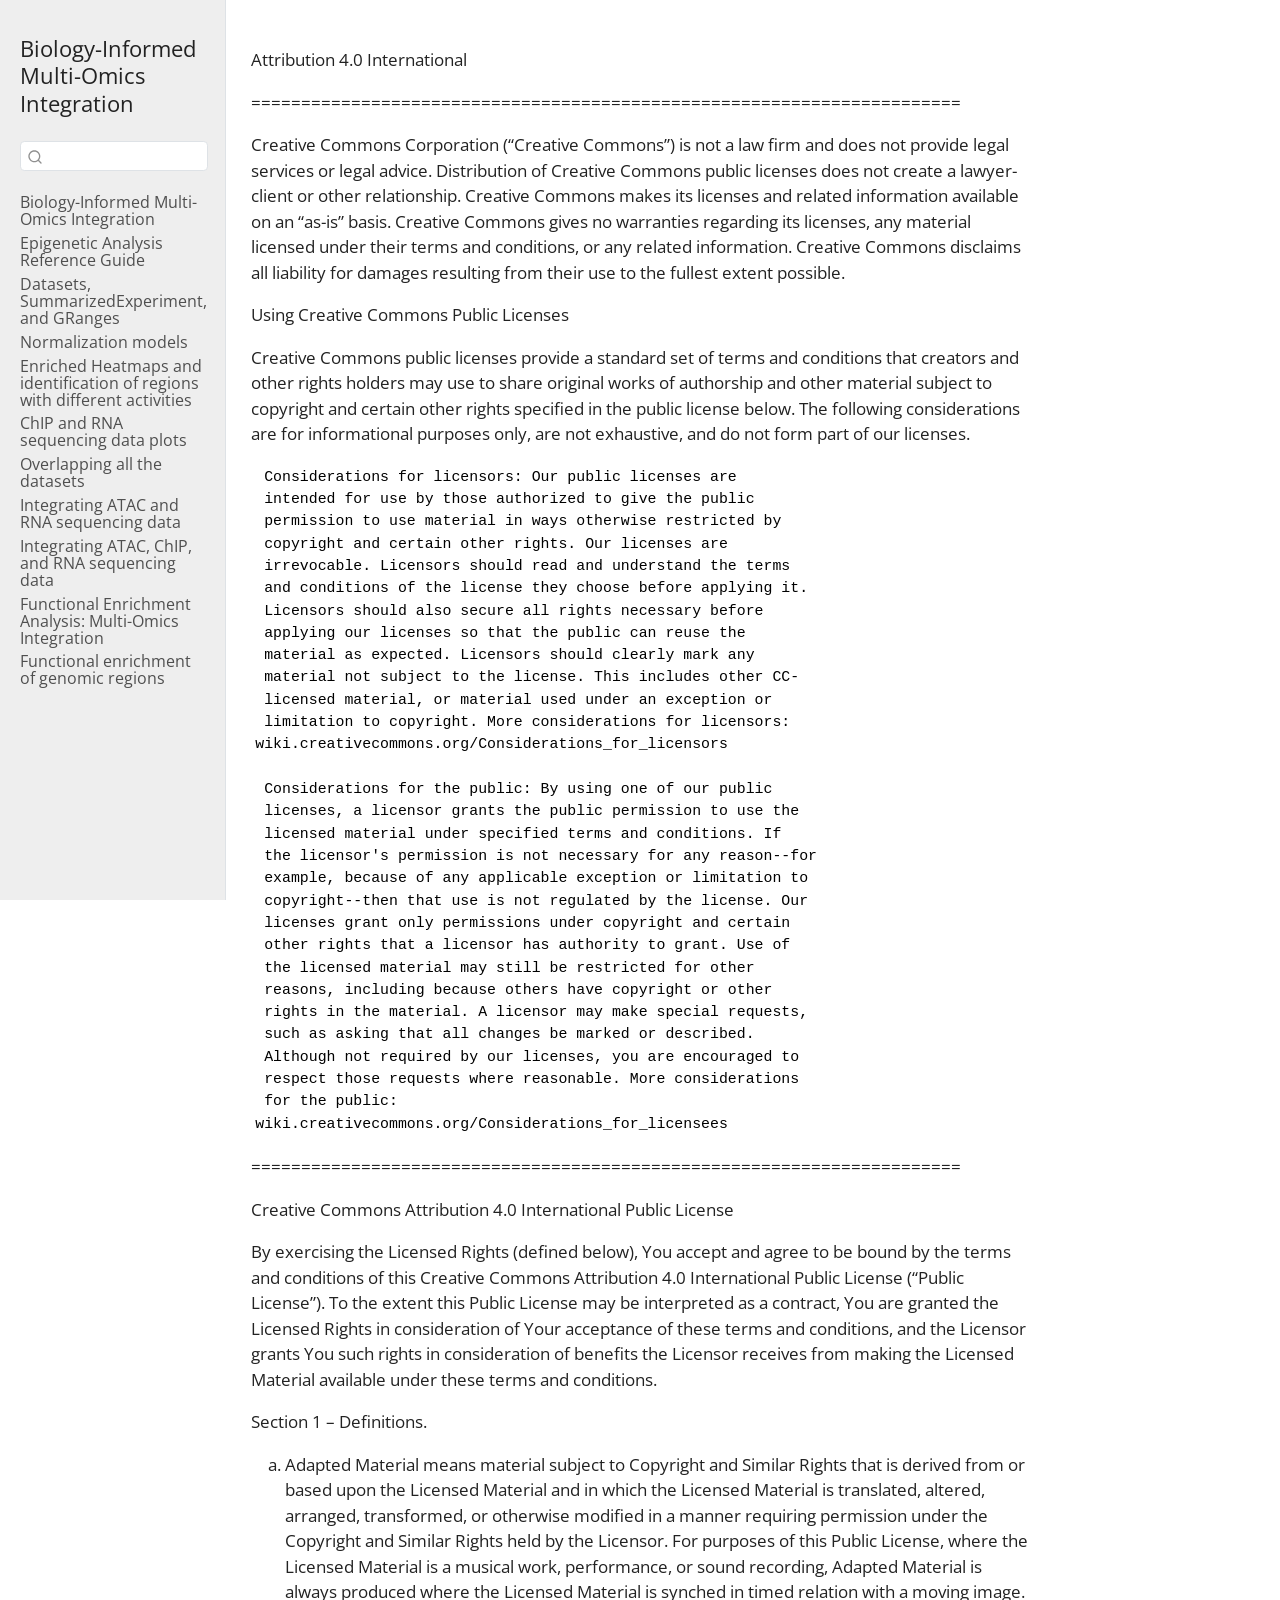
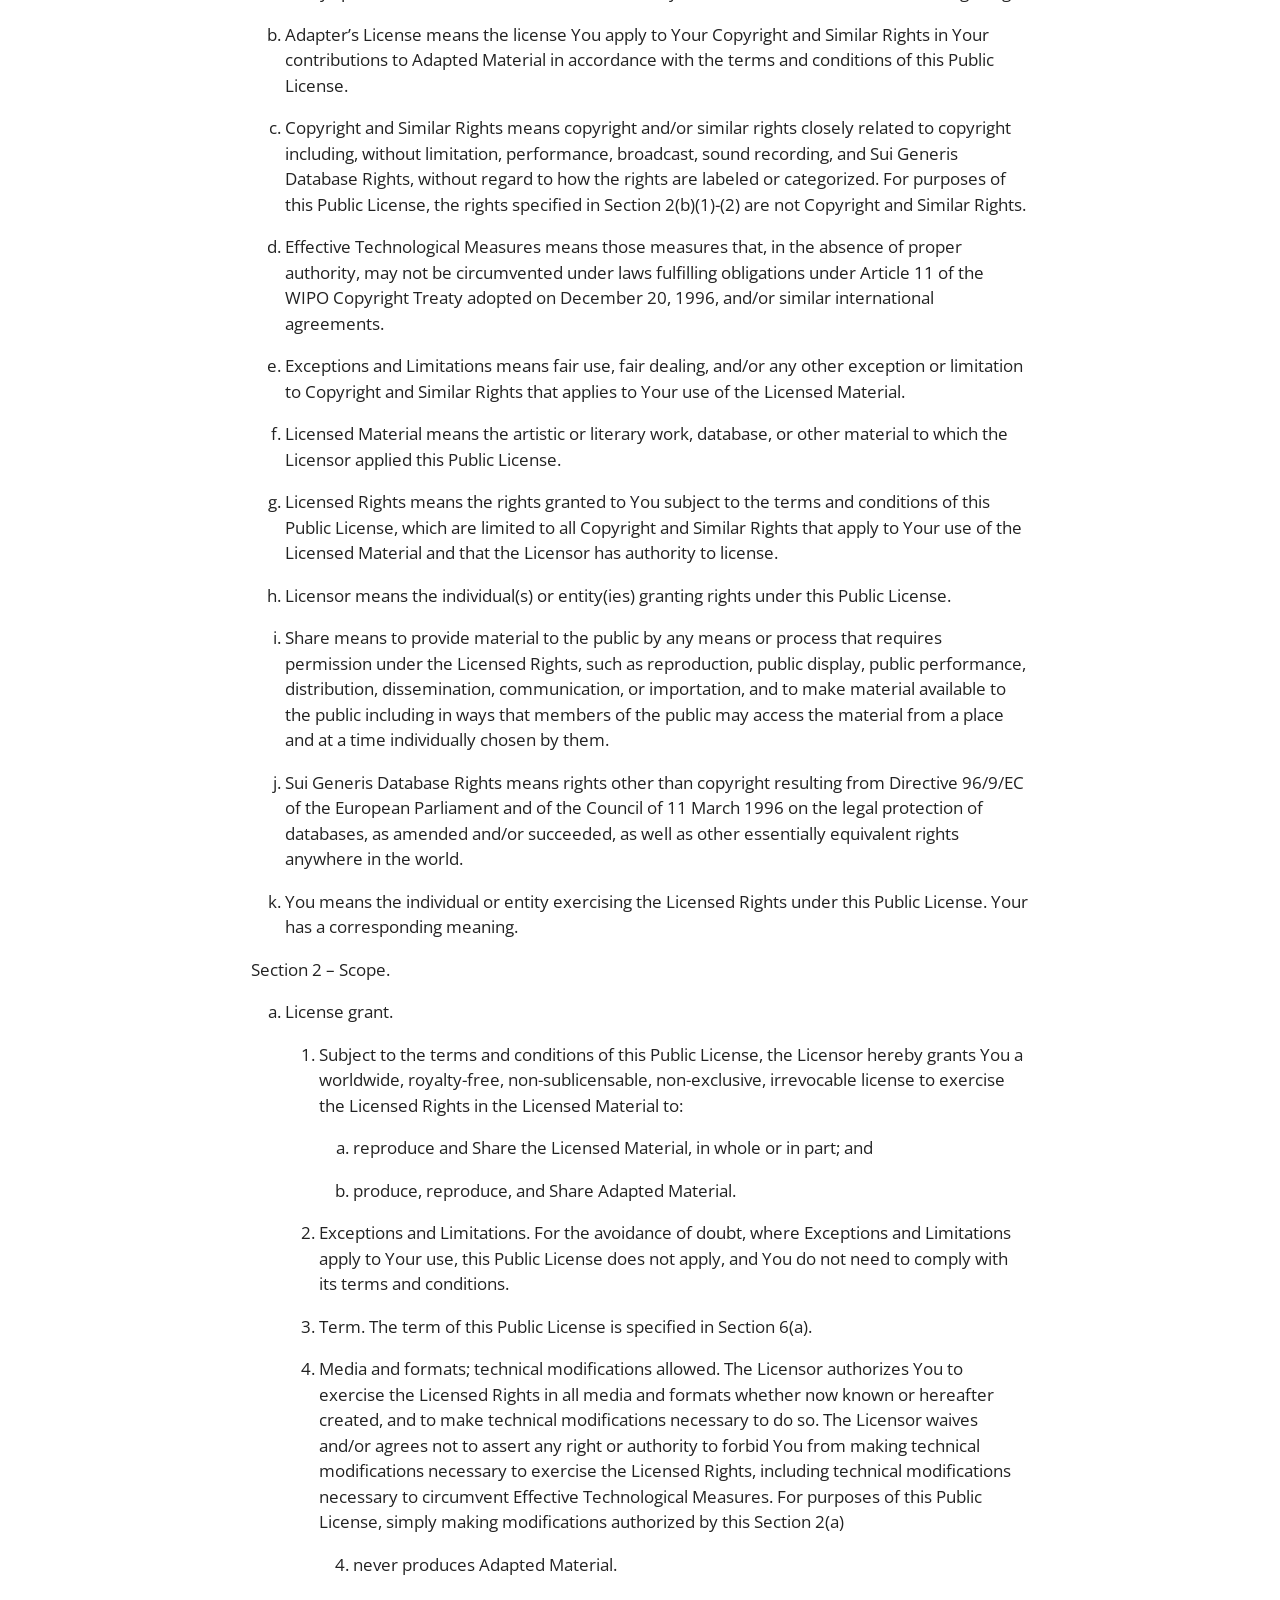
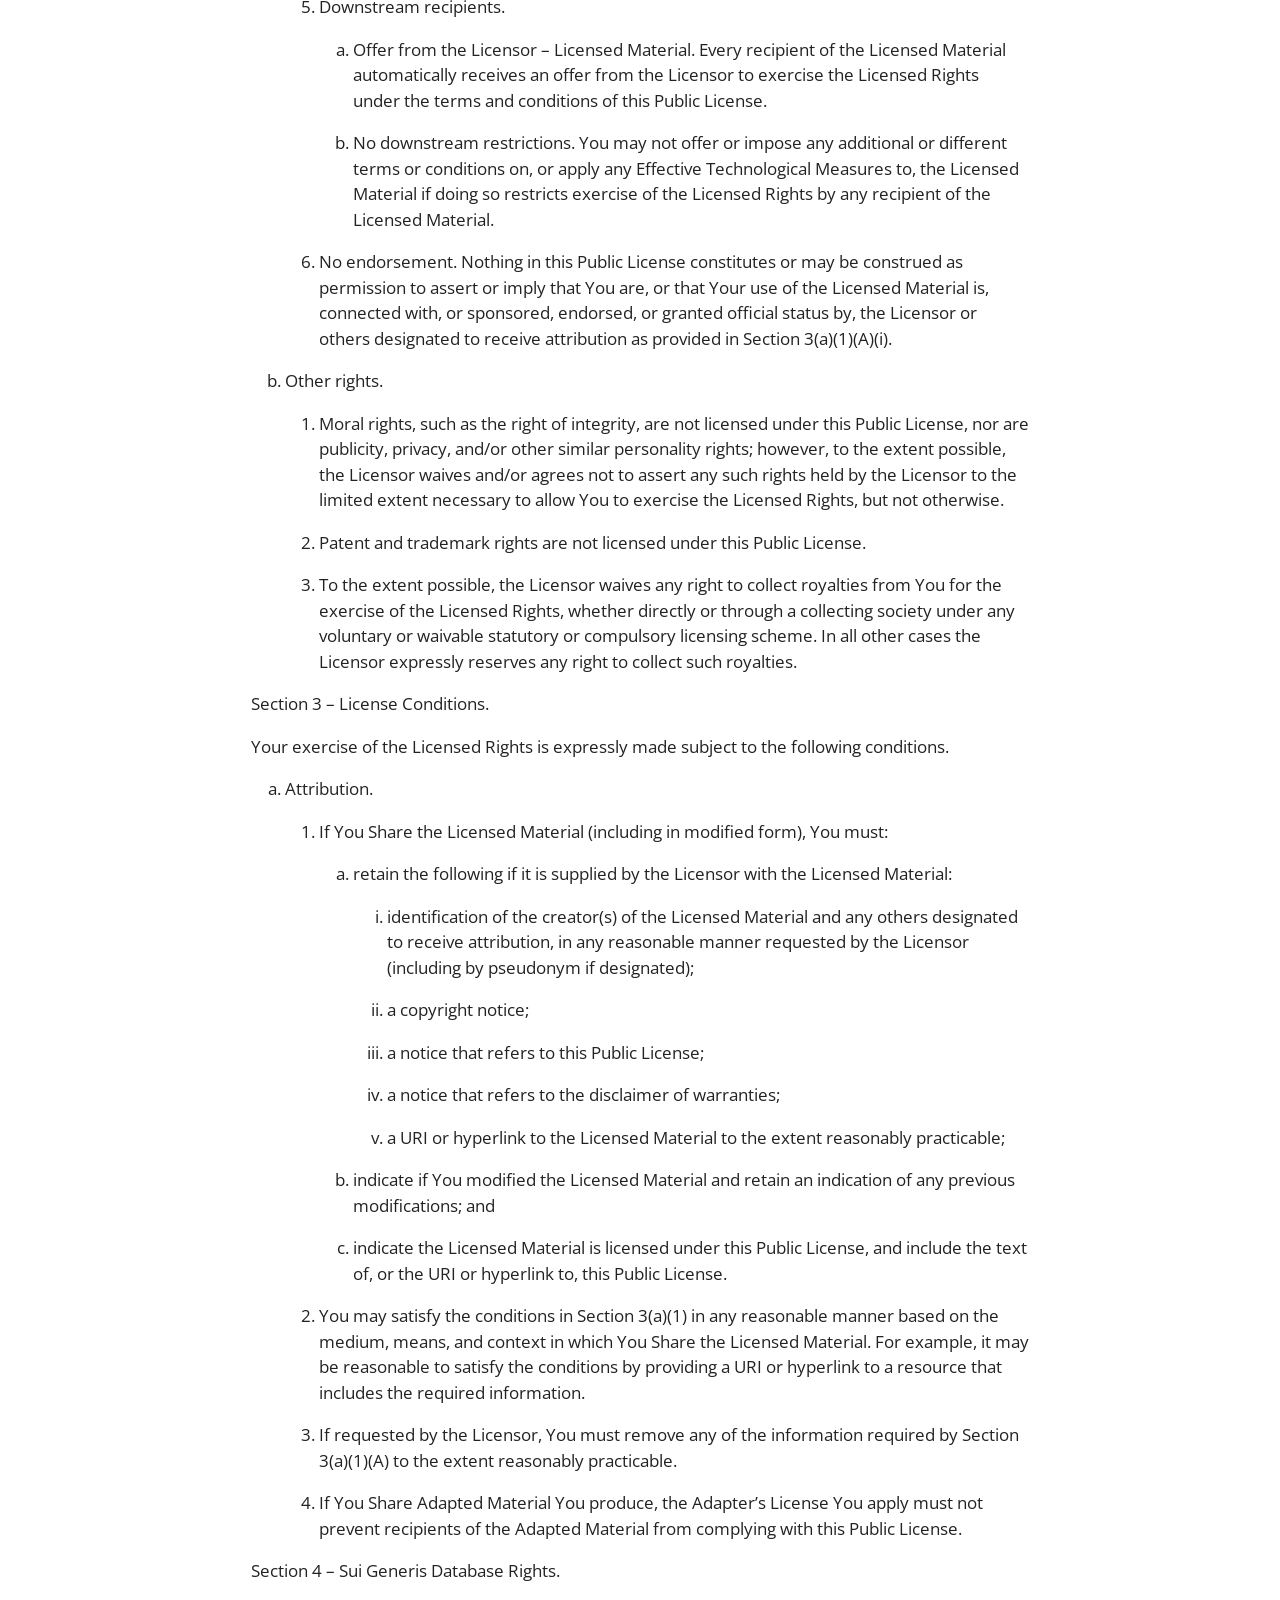
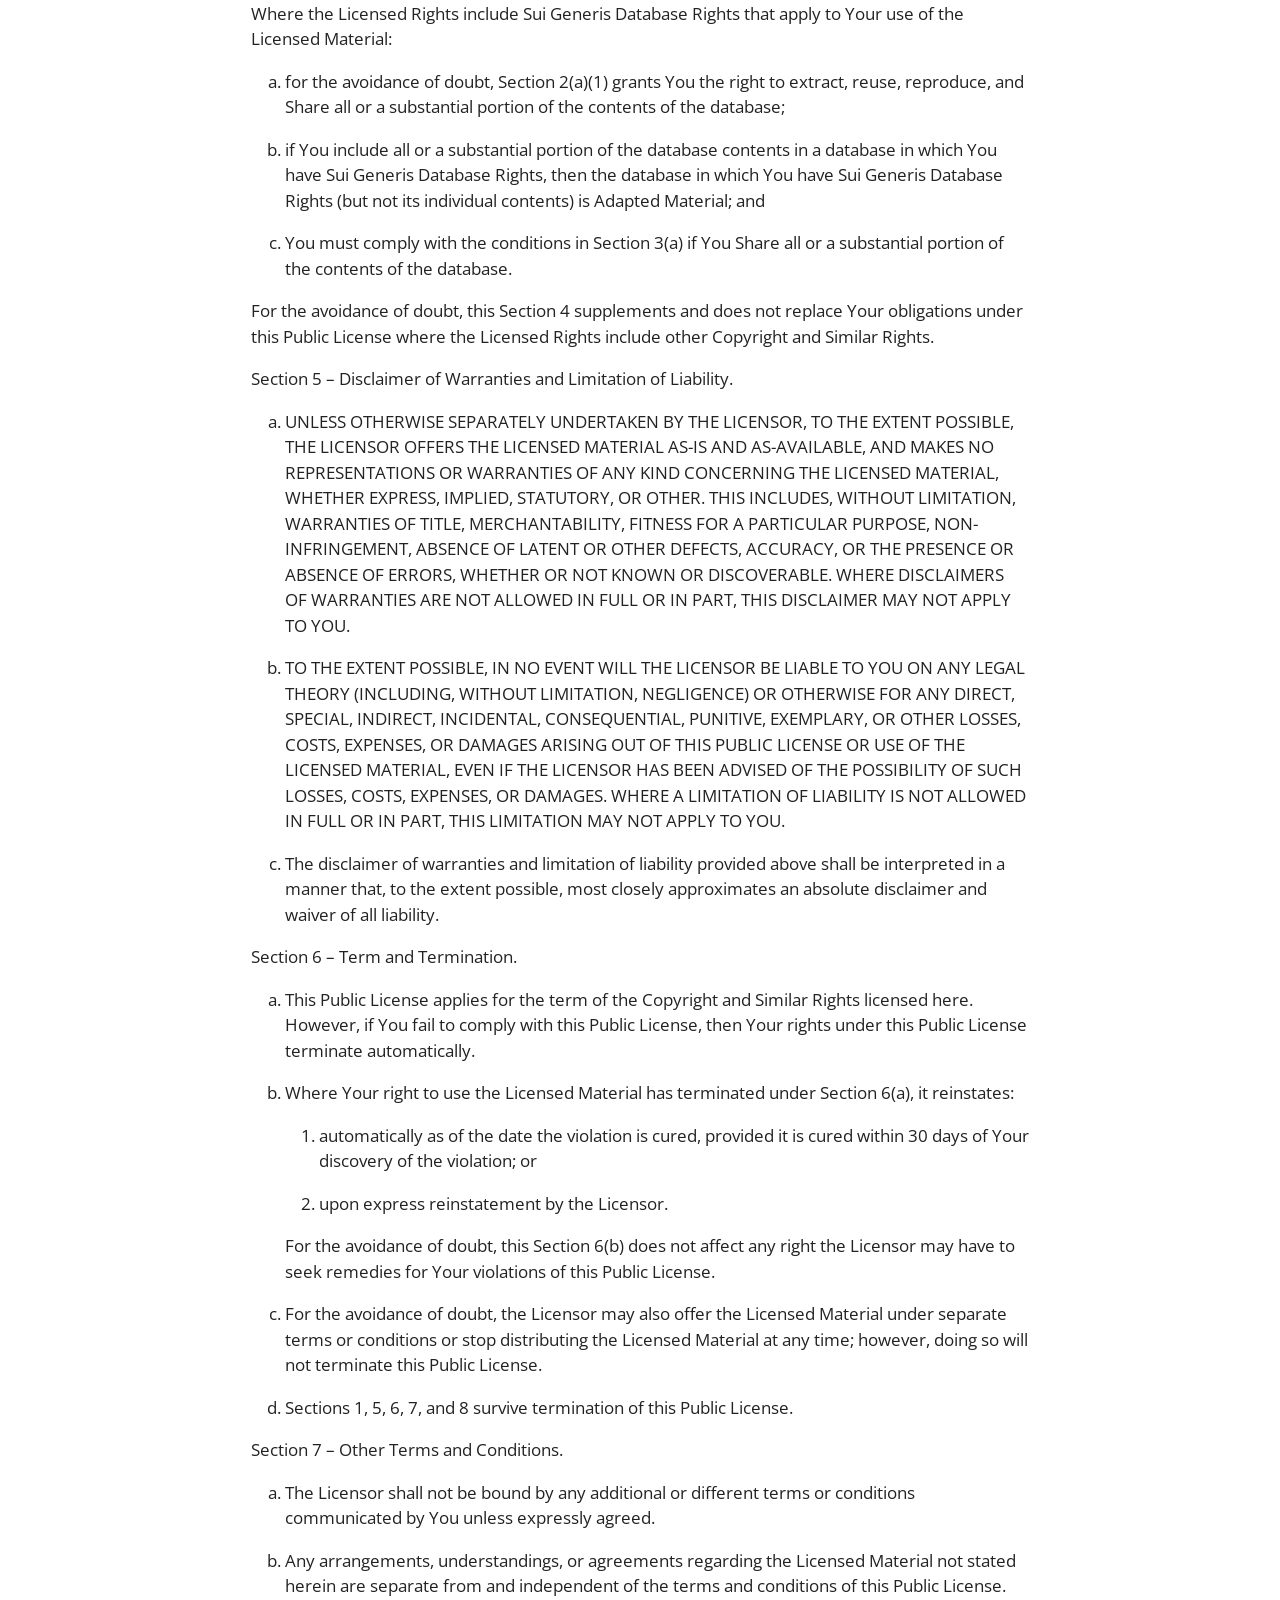
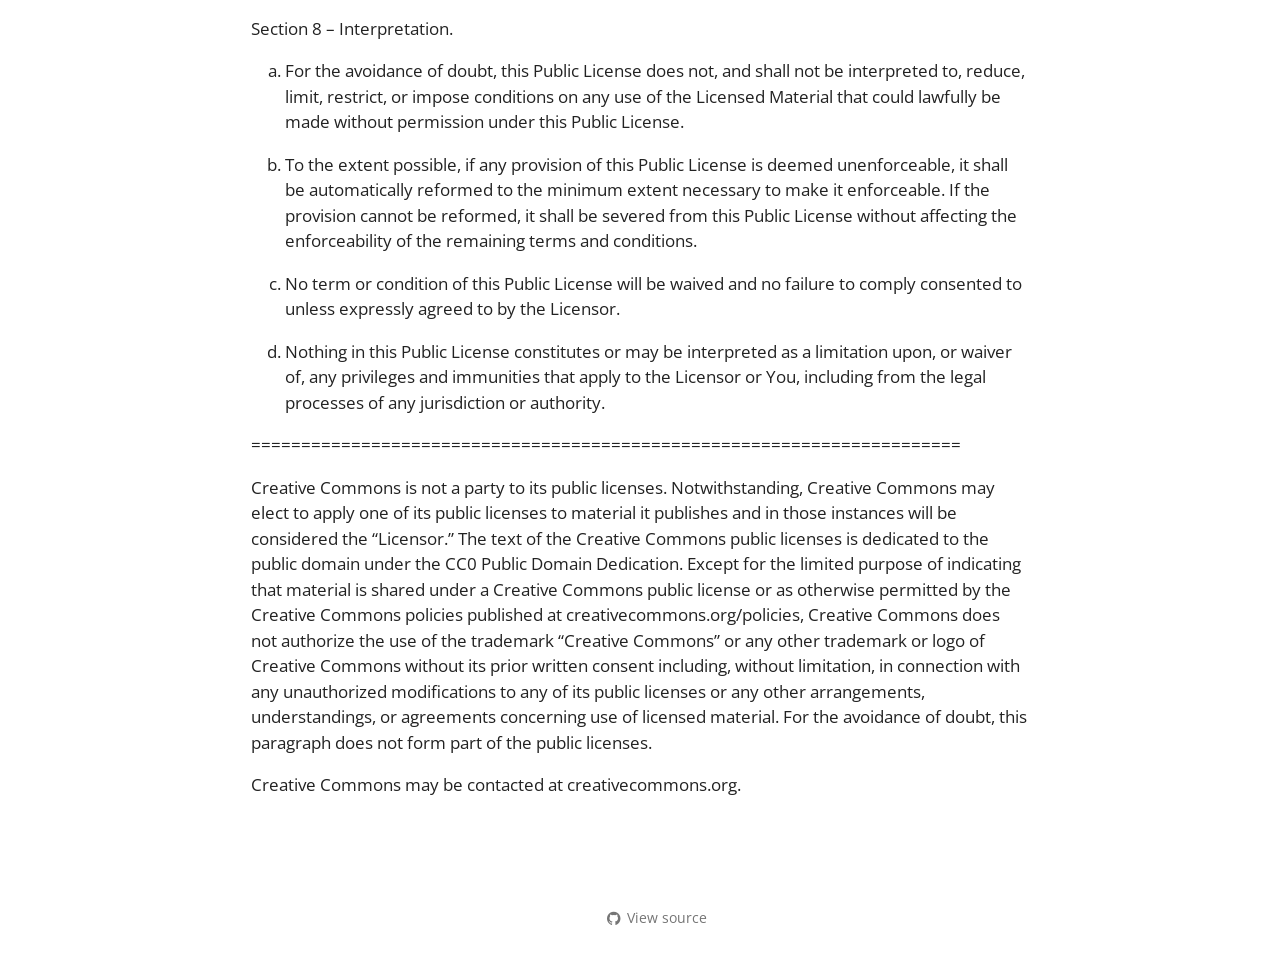
<file: LICENSE.html>
<!DOCTYPE html>
<html xmlns="http://www.w3.org/1999/xhtml" lang="en" xml:lang="en"><head>

<meta charset="utf-8">
<meta name="generator" content="quarto-1.10.18">

<meta name="viewport" content="width=device-width, initial-scale=1.0, user-scalable=yes">


<title>license – Biology-Informed Multi-Omics Integration</title>
<style>
/* Default styles provided by pandoc.
** See https://pandoc.org/MANUAL.html#variables-for-html for config info.
*/
span.smallcaps{font-variant: small-caps;}
div.columns{display: flex; gap: 1.5em;}
div.column{flex: auto;}
@media screen {
div.columns{gap: min(4vw, 1.5em);}
div.column{overflow-x: auto;}
}
div.hanging-indent{margin-left: 1.5em; text-indent: -1.5em;}
ul.task-list{list-style: none;}
ul.task-list li input[type="checkbox"] {
  width: 0.8em;
  margin: 0 0.8em 0.2em -1em; /* quarto-specific, see https://github.com/quarto-dev/quarto-cli/issues/4556 */ 
  vertical-align: middle;
}
</style>


<script src="site_libs/quarto-nav/quarto-nav.js"></script>
<script src="site_libs/quarto-nav/headroom.min.js"></script>
<script src="site_libs/clipboard/clipboard.min.js"></script>
<script src="site_libs/quarto-search/autocomplete.umd.js"></script>
<script src="site_libs/quarto-search/fuse.min.js"></script>
<script src="site_libs/quarto-search/quarto-search.js"></script>
<meta name="quarto:offset" content="./">
<script src="site_libs/quarto-html/quarto.js" type="module"></script>
<script src="site_libs/quarto-html/tabsets/tabsets.js" type="module"></script>
<script src="site_libs/quarto-html/popper.min.js"></script>
<script src="site_libs/quarto-html/tippy.umd.min.js"></script>
<script src="site_libs/quarto-html/anchor.min.js"></script>
<link href="site_libs/quarto-html/tippy.css" rel="stylesheet">
<link href="site_libs/quarto-html/quarto-syntax-highlighting-64a204ab8560d761af7679ceaba22944.css" rel="stylesheet" id="quarto-text-highlighting-styles">
<script src="site_libs/bootstrap/bootstrap.min.js"></script>
<link href="site_libs/bootstrap/bootstrap-icons.css" rel="stylesheet">
<link href="site_libs/bootstrap/bootstrap-a364407746d9004c8be0c73a9e30f2fd.min.css" rel="stylesheet" append-hash="true" id="quarto-bootstrap" data-mode="light">
<script id="quarto-search-options" type="application/json">{
  "location": "sidebar",
  "copy-button": false,
  "collapse-after": 3,
  "panel-placement": "start",
  "type": "textbox",
  "limit": 50,
  "keyboard-shortcut": [
    "f",
    "/",
    "s"
  ],
  "show-item-context": false,
  "language": {
    "search-no-results-text": "No results",
    "search-matching-documents-text": "matching documents",
    "search-copy-link-title": "Copy link to search",
    "search-hide-matches-text": "Hide additional matches",
    "search-more-match-text": "more match in this document",
    "search-more-matches-text": "more matches in this document",
    "search-clear-button-title": "Clear",
    "search-text-placeholder": "",
    "search-detached-cancel-button-title": "Cancel",
    "search-submit-button-title": "Submit",
    "search-label": "Search"
  }
}</script>


</head>

<body class="nav-sidebar docked quarto-light">

<div id="quarto-search-results"></div>
  <header id="quarto-header" class="headroom fixed-top">
  <nav class="quarto-secondary-nav">
    <div class="container-fluid d-flex">
      <button type="button" class="quarto-btn-toggle btn" data-bs-toggle="collapse" role="button" data-bs-target=".quarto-sidebar-collapse-item" aria-controls="quarto-sidebar" aria-expanded="false" aria-label="Toggle sidebar navigation" onclick="if (window.quartoToggleHeadroom) { window.quartoToggleHeadroom(); }">
        <i class="bi bi-layout-text-sidebar-reverse"></i>
      </button>
        <nav class="quarto-page-breadcrumbs" aria-label="breadcrumb"><ol class="breadcrumb"><li class="breadcrumb-item">
      Biology-Informed Multi-Omics Integration
      </li></ol></nav>
        <a class="flex-grow-1" role="navigation" data-bs-toggle="collapse" data-bs-target=".quarto-sidebar-collapse-item" aria-controls="quarto-sidebar" aria-expanded="false" aria-label="Toggle sidebar navigation" onclick="if (window.quartoToggleHeadroom) { window.quartoToggleHeadroom(); }">      
        </a>
      <button type="button" class="btn quarto-search-button" aria-label="Search" onclick="window.quartoOpenSearch();">
        <i class="bi bi-search"></i>
      </button>
    </div>
  </nav>
</header>
<!-- content -->
<div id="quarto-content" class="quarto-container page-columns page-rows-contents page-layout-article">
<!-- sidebar -->
  <nav id="quarto-sidebar" class="sidebar collapse collapse-horizontal quarto-sidebar-collapse-item sidebar-navigation docked overflow-auto">
    <div class="pt-lg-2 mt-2 text-left sidebar-header">
    <div class="sidebar-title mb-0 py-0">
      <a href="./">Biology-Informed Multi-Omics Integration</a> 
    </div>
      </div>
        <div class="mt-2 flex-shrink-0 align-items-center">
        <div class="sidebar-search">
        <div id="quarto-search" class="" title="Search"></div>
        </div>
        </div>
    <div class="sidebar-menu-container"> 
    <ul class="list-unstyled mt-1">
        <li class="sidebar-item">
  <div class="sidebar-item-container"> 
  <a href="./index.html" class="sidebar-item-text sidebar-link">
 <span class="menu-text">Biology-Informed Multi-Omics Integration</span></a>
  </div>
</li>
        <li class="sidebar-item">
  <div class="sidebar-item-container"> 
  <a href="./notes/epigenetic_analysis_reference_guide.html" class="sidebar-item-text sidebar-link">
 <span class="menu-text">Epigenetic Analysis Reference Guide</span></a>
  </div>
</li>
        <li class="sidebar-item">
  <div class="sidebar-item-container"> 
  <a href="./notebooks/01-omics_data_structures.html" class="sidebar-item-text sidebar-link">
 <span class="menu-text">Datasets, SummarizedExperiment, and GRanges</span></a>
  </div>
</li>
        <li class="sidebar-item">
  <div class="sidebar-item-container"> 
  <a href="./notes/normalization_models.html" class="sidebar-item-text sidebar-link">
 <span class="menu-text">Normalization models</span></a>
  </div>
</li>
        <li class="sidebar-item">
  <div class="sidebar-item-container"> 
  <a href="./notebooks/02-atac_heatmaps.html" class="sidebar-item-text sidebar-link">
 <span class="menu-text">Enriched Heatmaps and identification of regions with different activities</span></a>
  </div>
</li>
        <li class="sidebar-item">
  <div class="sidebar-item-container"> 
  <a href="./notebooks/03-chip_rna_visualization.html" class="sidebar-item-text sidebar-link">
 <span class="menu-text">ChIP and RNA sequencing data plots</span></a>
  </div>
</li>
        <li class="sidebar-item">
  <div class="sidebar-item-container"> 
  <a href="./notebooks/04-genomic_overlap_matrices.html" class="sidebar-item-text sidebar-link">
 <span class="menu-text">Overlapping all the datasets</span></a>
  </div>
</li>
        <li class="sidebar-item">
  <div class="sidebar-item-container"> 
  <a href="./notebooks/05-atac_rna_integration.html" class="sidebar-item-text sidebar-link">
 <span class="menu-text">Integrating ATAC and RNA sequencing data</span></a>
  </div>
</li>
        <li class="sidebar-item">
  <div class="sidebar-item-container"> 
  <a href="./notebooks/06-multiomics_integration.html" class="sidebar-item-text sidebar-link">
 <span class="menu-text">Integrating ATAC, ChIP, and RNA sequencing data</span></a>
  </div>
</li>
        <li class="sidebar-item">
  <div class="sidebar-item-container"> 
  <a href="./notes/enrichment_analysis.html" class="sidebar-item-text sidebar-link">
 <span class="menu-text">Functional Enrichment Analysis: Multi-Omics Integration</span></a>
  </div>
</li>
        <li class="sidebar-item">
  <div class="sidebar-item-container"> 
  <a href="./notebooks/07-functional_enrichment.html" class="sidebar-item-text sidebar-link">
 <span class="menu-text">Functional enrichment of genomic regions</span></a>
  </div>
</li>
    </ul>
    </div>
</nav>
<div id="quarto-sidebar-glass" class="quarto-sidebar-collapse-item" data-bs-toggle="collapse" data-bs-target=".quarto-sidebar-collapse-item"></div>
<!-- margin-sidebar -->
    <div id="quarto-margin-sidebar" class="sidebar margin-sidebar zindex-bottom">
        
    </div>
<!-- main -->
<main class="content" id="quarto-document-content"><header id="title-block-header" class="quarto-title-block"></header>




<p>Attribution 4.0 International</p>
<p>=======================================================================</p>
<p>Creative Commons Corporation (“Creative Commons”) is not a law firm and does not provide legal services or legal advice. Distribution of Creative Commons public licenses does not create a lawyer-client or other relationship. Creative Commons makes its licenses and related information available on an “as-is” basis. Creative Commons gives no warranties regarding its licenses, any material licensed under their terms and conditions, or any related information. Creative Commons disclaims all liability for damages resulting from their use to the fullest extent possible.</p>
<p>Using Creative Commons Public Licenses</p>
<p>Creative Commons public licenses provide a standard set of terms and conditions that creators and other rights holders may use to share original works of authorship and other material subject to copyright and certain other rights specified in the public license below. The following considerations are for informational purposes only, are not exhaustive, and do not form part of our licenses.</p>
<pre><code> Considerations for licensors: Our public licenses are
 intended for use by those authorized to give the public
 permission to use material in ways otherwise restricted by
 copyright and certain other rights. Our licenses are
 irrevocable. Licensors should read and understand the terms
 and conditions of the license they choose before applying it.
 Licensors should also secure all rights necessary before
 applying our licenses so that the public can reuse the
 material as expected. Licensors should clearly mark any
 material not subject to the license. This includes other CC-
 licensed material, or material used under an exception or
 limitation to copyright. More considerations for licensors:
wiki.creativecommons.org/Considerations_for_licensors

 Considerations for the public: By using one of our public
 licenses, a licensor grants the public permission to use the
 licensed material under specified terms and conditions. If
 the licensor's permission is not necessary for any reason--for
 example, because of any applicable exception or limitation to
 copyright--then that use is not regulated by the license. Our
 licenses grant only permissions under copyright and certain
 other rights that a licensor has authority to grant. Use of
 the licensed material may still be restricted for other
 reasons, including because others have copyright or other
 rights in the material. A licensor may make special requests,
 such as asking that all changes be marked or described.
 Although not required by our licenses, you are encouraged to
 respect those requests where reasonable. More considerations
 for the public:
wiki.creativecommons.org/Considerations_for_licensees</code></pre>
<p>=======================================================================</p>
<p>Creative Commons Attribution 4.0 International Public License</p>
<p>By exercising the Licensed Rights (defined below), You accept and agree to be bound by the terms and conditions of this Creative Commons Attribution 4.0 International Public License (“Public License”). To the extent this Public License may be interpreted as a contract, You are granted the Licensed Rights in consideration of Your acceptance of these terms and conditions, and the Licensor grants You such rights in consideration of benefits the Licensor receives from making the Licensed Material available under these terms and conditions.</p>
<p>Section 1 – Definitions.</p>
<ol type="a">
<li><p>Adapted Material means material subject to Copyright and Similar Rights that is derived from or based upon the Licensed Material and in which the Licensed Material is translated, altered, arranged, transformed, or otherwise modified in a manner requiring permission under the Copyright and Similar Rights held by the Licensor. For purposes of this Public License, where the Licensed Material is a musical work, performance, or sound recording, Adapted Material is always produced where the Licensed Material is synched in timed relation with a moving image.</p></li>
<li><p>Adapter’s License means the license You apply to Your Copyright and Similar Rights in Your contributions to Adapted Material in accordance with the terms and conditions of this Public License.</p></li>
<li><p>Copyright and Similar Rights means copyright and/or similar rights closely related to copyright including, without limitation, performance, broadcast, sound recording, and Sui Generis Database Rights, without regard to how the rights are labeled or categorized. For purposes of this Public License, the rights specified in Section 2(b)(1)-(2) are not Copyright and Similar Rights.</p></li>
<li><p>Effective Technological Measures means those measures that, in the absence of proper authority, may not be circumvented under laws fulfilling obligations under Article 11 of the WIPO Copyright Treaty adopted on December 20, 1996, and/or similar international agreements.</p></li>
<li><p>Exceptions and Limitations means fair use, fair dealing, and/or any other exception or limitation to Copyright and Similar Rights that applies to Your use of the Licensed Material.</p></li>
<li><p>Licensed Material means the artistic or literary work, database, or other material to which the Licensor applied this Public License.</p></li>
<li><p>Licensed Rights means the rights granted to You subject to the terms and conditions of this Public License, which are limited to all Copyright and Similar Rights that apply to Your use of the Licensed Material and that the Licensor has authority to license.</p></li>
<li><p>Licensor means the individual(s) or entity(ies) granting rights under this Public License.</p></li>
<li><p>Share means to provide material to the public by any means or process that requires permission under the Licensed Rights, such as reproduction, public display, public performance, distribution, dissemination, communication, or importation, and to make material available to the public including in ways that members of the public may access the material from a place and at a time individually chosen by them.</p></li>
<li><p>Sui Generis Database Rights means rights other than copyright resulting from Directive 96/9/EC of the European Parliament and of the Council of 11 March 1996 on the legal protection of databases, as amended and/or succeeded, as well as other essentially equivalent rights anywhere in the world.</p></li>
<li><p>You means the individual or entity exercising the Licensed Rights under this Public License. Your has a corresponding meaning.</p></li>
</ol>
<p>Section 2 – Scope.</p>
<ol type="a">
<li><p>License grant.</p>
<ol type="1">
<li><p>Subject to the terms and conditions of this Public License, the Licensor hereby grants You a worldwide, royalty-free, non-sublicensable, non-exclusive, irrevocable license to exercise the Licensed Rights in the Licensed Material to:</p>
<ol type="a">
<li><p>reproduce and Share the Licensed Material, in whole or in part; and</p></li>
<li><p>produce, reproduce, and Share Adapted Material.</p></li>
</ol></li>
<li><p>Exceptions and Limitations. For the avoidance of doubt, where Exceptions and Limitations apply to Your use, this Public License does not apply, and You do not need to comply with its terms and conditions.</p></li>
<li><p>Term. The term of this Public License is specified in Section 6(a).</p></li>
<li><p>Media and formats; technical modifications allowed. The Licensor authorizes You to exercise the Licensed Rights in all media and formats whether now known or hereafter created, and to make technical modifications necessary to do so. The Licensor waives and/or agrees not to assert any right or authority to forbid You from making technical modifications necessary to exercise the Licensed Rights, including technical modifications necessary to circumvent Effective Technological Measures. For purposes of this Public License, simply making modifications authorized by this Section 2(a)</p>
<ol start="4" type="1">
<li>never produces Adapted Material.</li>
</ol></li>
<li><p>Downstream recipients.</p>
<ol type="a">
<li><p>Offer from the Licensor – Licensed Material. Every recipient of the Licensed Material automatically receives an offer from the Licensor to exercise the Licensed Rights under the terms and conditions of this Public License.</p></li>
<li><p>No downstream restrictions. You may not offer or impose any additional or different terms or conditions on, or apply any Effective Technological Measures to, the Licensed Material if doing so restricts exercise of the Licensed Rights by any recipient of the Licensed Material.</p></li>
</ol></li>
<li><p>No endorsement. Nothing in this Public License constitutes or may be construed as permission to assert or imply that You are, or that Your use of the Licensed Material is, connected with, or sponsored, endorsed, or granted official status by, the Licensor or others designated to receive attribution as provided in Section 3(a)(1)(A)(i).</p></li>
</ol></li>
<li><p>Other rights.</p>
<ol type="1">
<li><p>Moral rights, such as the right of integrity, are not licensed under this Public License, nor are publicity, privacy, and/or other similar personality rights; however, to the extent possible, the Licensor waives and/or agrees not to assert any such rights held by the Licensor to the limited extent necessary to allow You to exercise the Licensed Rights, but not otherwise.</p></li>
<li><p>Patent and trademark rights are not licensed under this Public License.</p></li>
<li><p>To the extent possible, the Licensor waives any right to collect royalties from You for the exercise of the Licensed Rights, whether directly or through a collecting society under any voluntary or waivable statutory or compulsory licensing scheme. In all other cases the Licensor expressly reserves any right to collect such royalties.</p></li>
</ol></li>
</ol>
<p>Section 3 – License Conditions.</p>
<p>Your exercise of the Licensed Rights is expressly made subject to the following conditions.</p>
<ol type="a">
<li><p>Attribution.</p>
<ol type="1">
<li><p>If You Share the Licensed Material (including in modified form), You must:</p>
<ol type="a">
<li><p>retain the following if it is supplied by the Licensor with the Licensed Material:</p>
<ol type="i">
<li><p>identification of the creator(s) of the Licensed Material and any others designated to receive attribution, in any reasonable manner requested by the Licensor (including by pseudonym if designated);</p></li>
<li><p>a copyright notice;</p></li>
<li><p>a notice that refers to this Public License;</p></li>
<li><p>a notice that refers to the disclaimer of warranties;</p></li>
<li><p>a URI or hyperlink to the Licensed Material to the extent reasonably practicable;</p></li>
</ol></li>
<li><p>indicate if You modified the Licensed Material and retain an indication of any previous modifications; and</p></li>
<li><p>indicate the Licensed Material is licensed under this Public License, and include the text of, or the URI or hyperlink to, this Public License.</p></li>
</ol></li>
<li><p>You may satisfy the conditions in Section 3(a)(1) in any reasonable manner based on the medium, means, and context in which You Share the Licensed Material. For example, it may be reasonable to satisfy the conditions by providing a URI or hyperlink to a resource that includes the required information.</p></li>
<li><p>If requested by the Licensor, You must remove any of the information required by Section 3(a)(1)(A) to the extent reasonably practicable.</p></li>
<li><p>If You Share Adapted Material You produce, the Adapter’s License You apply must not prevent recipients of the Adapted Material from complying with this Public License.</p></li>
</ol></li>
</ol>
<p>Section 4 – Sui Generis Database Rights.</p>
<p>Where the Licensed Rights include Sui Generis Database Rights that apply to Your use of the Licensed Material:</p>
<ol type="a">
<li><p>for the avoidance of doubt, Section 2(a)(1) grants You the right to extract, reuse, reproduce, and Share all or a substantial portion of the contents of the database;</p></li>
<li><p>if You include all or a substantial portion of the database contents in a database in which You have Sui Generis Database Rights, then the database in which You have Sui Generis Database Rights (but not its individual contents) is Adapted Material; and</p></li>
<li><p>You must comply with the conditions in Section 3(a) if You Share all or a substantial portion of the contents of the database.</p></li>
</ol>
<p>For the avoidance of doubt, this Section 4 supplements and does not replace Your obligations under this Public License where the Licensed Rights include other Copyright and Similar Rights.</p>
<p>Section 5 – Disclaimer of Warranties and Limitation of Liability.</p>
<ol type="a">
<li><p>UNLESS OTHERWISE SEPARATELY UNDERTAKEN BY THE LICENSOR, TO THE EXTENT POSSIBLE, THE LICENSOR OFFERS THE LICENSED MATERIAL AS-IS AND AS-AVAILABLE, AND MAKES NO REPRESENTATIONS OR WARRANTIES OF ANY KIND CONCERNING THE LICENSED MATERIAL, WHETHER EXPRESS, IMPLIED, STATUTORY, OR OTHER. THIS INCLUDES, WITHOUT LIMITATION, WARRANTIES OF TITLE, MERCHANTABILITY, FITNESS FOR A PARTICULAR PURPOSE, NON-INFRINGEMENT, ABSENCE OF LATENT OR OTHER DEFECTS, ACCURACY, OR THE PRESENCE OR ABSENCE OF ERRORS, WHETHER OR NOT KNOWN OR DISCOVERABLE. WHERE DISCLAIMERS OF WARRANTIES ARE NOT ALLOWED IN FULL OR IN PART, THIS DISCLAIMER MAY NOT APPLY TO YOU.</p></li>
<li><p>TO THE EXTENT POSSIBLE, IN NO EVENT WILL THE LICENSOR BE LIABLE TO YOU ON ANY LEGAL THEORY (INCLUDING, WITHOUT LIMITATION, NEGLIGENCE) OR OTHERWISE FOR ANY DIRECT, SPECIAL, INDIRECT, INCIDENTAL, CONSEQUENTIAL, PUNITIVE, EXEMPLARY, OR OTHER LOSSES, COSTS, EXPENSES, OR DAMAGES ARISING OUT OF THIS PUBLIC LICENSE OR USE OF THE LICENSED MATERIAL, EVEN IF THE LICENSOR HAS BEEN ADVISED OF THE POSSIBILITY OF SUCH LOSSES, COSTS, EXPENSES, OR DAMAGES. WHERE A LIMITATION OF LIABILITY IS NOT ALLOWED IN FULL OR IN PART, THIS LIMITATION MAY NOT APPLY TO YOU.</p></li>
<li><p>The disclaimer of warranties and limitation of liability provided above shall be interpreted in a manner that, to the extent possible, most closely approximates an absolute disclaimer and waiver of all liability.</p></li>
</ol>
<p>Section 6 – Term and Termination.</p>
<ol type="a">
<li><p>This Public License applies for the term of the Copyright and Similar Rights licensed here. However, if You fail to comply with this Public License, then Your rights under this Public License terminate automatically.</p></li>
<li><p>Where Your right to use the Licensed Material has terminated under Section 6(a), it reinstates:</p>
<ol type="1">
<li><p>automatically as of the date the violation is cured, provided it is cured within 30 days of Your discovery of the violation; or</p></li>
<li><p>upon express reinstatement by the Licensor.</p></li>
</ol>
<p>For the avoidance of doubt, this Section 6(b) does not affect any right the Licensor may have to seek remedies for Your violations of this Public License.</p></li>
<li><p>For the avoidance of doubt, the Licensor may also offer the Licensed Material under separate terms or conditions or stop distributing the Licensed Material at any time; however, doing so will not terminate this Public License.</p></li>
<li><p>Sections 1, 5, 6, 7, and 8 survive termination of this Public License.</p></li>
</ol>
<p>Section 7 – Other Terms and Conditions.</p>
<ol type="a">
<li><p>The Licensor shall not be bound by any additional or different terms or conditions communicated by You unless expressly agreed.</p></li>
<li><p>Any arrangements, understandings, or agreements regarding the Licensed Material not stated herein are separate from and independent of the terms and conditions of this Public License.</p></li>
</ol>
<p>Section 8 – Interpretation.</p>
<ol type="a">
<li><p>For the avoidance of doubt, this Public License does not, and shall not be interpreted to, reduce, limit, restrict, or impose conditions on any use of the Licensed Material that could lawfully be made without permission under this Public License.</p></li>
<li><p>To the extent possible, if any provision of this Public License is deemed unenforceable, it shall be automatically reformed to the minimum extent necessary to make it enforceable. If the provision cannot be reformed, it shall be severed from this Public License without affecting the enforceability of the remaining terms and conditions.</p></li>
<li><p>No term or condition of this Public License will be waived and no failure to comply consented to unless expressly agreed to by the Licensor.</p></li>
<li><p>Nothing in this Public License constitutes or may be interpreted as a limitation upon, or waiver of, any privileges and immunities that apply to the Licensor or You, including from the legal processes of any jurisdiction or authority.</p></li>
</ol>
<p>=======================================================================</p>
<p>Creative Commons is not a party to its public licenses. Notwithstanding, Creative Commons may elect to apply one of its public licenses to material it publishes and in those instances will be considered the “Licensor.” The text of the Creative Commons public licenses is dedicated to the public domain under the CC0 Public Domain Dedication. Except for the limited purpose of indicating that material is shared under a Creative Commons public license or as otherwise permitted by the Creative Commons policies published at creativecommons.org/policies, Creative Commons does not authorize the use of the trademark “Creative Commons” or any other trademark or logo of Creative Commons without its prior written consent including, without limitation, in connection with any unauthorized modifications to any of its public licenses or any other arrangements, understandings, or agreements concerning use of licensed material. For the avoidance of doubt, this paragraph does not form part of the public licenses.</p>
<p>Creative Commons may be contacted at creativecommons.org.</p>



</main> <!-- /main -->
<script id="quarto-html-after-body" type="application/javascript">
  window.document.addEventListener("DOMContentLoaded", function (event) {
    const icon = "";
    const anchorJS = new window.AnchorJS();
    anchorJS.options = {
      placement: 'right',
      icon: icon
    };
    anchorJS.add('.anchored');
    const isCodeAnnotation = (el) => {
      for (const clz of el.classList) {
        if (clz.startsWith('code-annotation-')) {                     
          return true;
        }
      }
      return false;
    }
    const onCopySuccess = function(e) {
      // button target
      const button = e.trigger;
      // don't keep focus
      button.blur();
      // flash "checked"
      button.classList.add('code-copy-button-checked');
      var currentTitle = button.getAttribute("title");
      button.setAttribute("title", "Copied!");
      let tooltip;
      if (window.bootstrap) {
        button.setAttribute("data-bs-toggle", "tooltip");
        button.setAttribute("data-bs-placement", "left");
        button.setAttribute("data-bs-title", "Copied!");
        tooltip = new bootstrap.Tooltip(button, 
          { trigger: "manual", 
            customClass: "code-copy-button-tooltip",
            offset: [0, -8]});
        tooltip.show();    
      }
      setTimeout(function() {
        if (tooltip) {
          tooltip.hide();
          button.removeAttribute("data-bs-title");
          button.removeAttribute("data-bs-toggle");
          button.removeAttribute("data-bs-placement");
        }
        button.setAttribute("title", currentTitle);
        button.classList.remove('code-copy-button-checked');
      }, 1000);
      // clear code selection
      e.clearSelection();
    }
    const getTextToCopy = function(trigger) {
      const outerScaffold = trigger.parentElement.cloneNode(true);
      const codeEl = outerScaffold.querySelector('code');
      for (const childEl of codeEl.children) {
        if (isCodeAnnotation(childEl)) {
          childEl.remove();
        }
      }
      return codeEl.innerText;
    }
    const clipboard = new window.ClipboardJS('.code-copy-button:not([data-in-quarto-modal])', {
      text: getTextToCopy
    });
    clipboard.on('success', onCopySuccess);
    if (window.document.getElementById('quarto-embedded-source-code-modal')) {
      const clipboardModal = new window.ClipboardJS('.code-copy-button[data-in-quarto-modal]', {
        text: getTextToCopy,
        container: window.document.getElementById('quarto-embedded-source-code-modal')
      });
      clipboardModal.on('success', onCopySuccess);
    }
      var localhostRegex = new RegExp(/^(?:http|https):\/\/localhost\:?[0-9]*\//);
      var mailtoRegex = new RegExp(/^mailto:/);
        var filterRegex = new RegExp("https:\/\/sbwiecko\.github\.io\/biology-informed-multiomics-training\/");
      var isInternal = (href) => {
          return filterRegex.test(href) || localhostRegex.test(href) || mailtoRegex.test(href);
      }
      // Inspect non-navigation links and adorn them if external
     var links = window.document.querySelectorAll('a[href]:not(.nav-link):not(.navbar-brand):not(.toc-action):not(.sidebar-link):not(.sidebar-item-toggle):not(.pagination-link):not(.no-external):not([aria-hidden]):not(.dropdown-item):not(.quarto-navigation-tool):not(.about-link)');
      for (var i=0; i<links.length; i++) {
        const link = links[i];
        if (!isInternal(link.href)) {
          // undo the damage that might have been done by quarto-nav.js in the case of
          // links that we want to consider external
          if (link.dataset.originalHref !== undefined) {
            link.href = link.dataset.originalHref;
          }
        }
      }
    function tippyHover(el, contentFn, onTriggerFn, onUntriggerFn) {
      const config = {
        allowHTML: true,
        maxWidth: 500,
        delay: 100,
        arrow: false,
        appendTo: function(el) {
            return el.parentElement;
        },
        interactive: true,
        interactiveBorder: 10,
        theme: 'quarto',
        placement: 'bottom-start',
      };
      if (contentFn) {
        config.content = contentFn;
      }
      if (onTriggerFn) {
        config.onTrigger = onTriggerFn;
      }
      if (onUntriggerFn) {
        config.onUntrigger = onUntriggerFn;
      }
      window.tippy(el, config); 
    }
    const noterefs = window.document.querySelectorAll('a[role="doc-noteref"]');
    for (var i=0; i<noterefs.length; i++) {
      const ref = noterefs[i];
      tippyHover(ref, function() {
        // use id or data attribute instead here
        let href = ref.getAttribute('data-footnote-href') || ref.getAttribute('href');
        try { href = new URL(href).hash; } catch {}
        const id = href.replace(/^#\/?/, "");
        const note = window.document.getElementById(id);
        if (note) {
          return note.innerHTML;
        } else {
          return "";
        }
      });
    }
    const xrefs = window.document.querySelectorAll('a.quarto-xref');
    const processXRef = (id, note) => {
      // Strip column container classes
      const stripColumnClz = (el) => {
        el.classList.remove("page-full", "page-columns");
        if (el.children) {
          for (const child of el.children) {
            stripColumnClz(child);
          }
        }
      }
      stripColumnClz(note)
      if (id === null || id.startsWith('sec-')) {
        // Special case sections, only their first couple elements
        const container = document.createElement("div");
        if (note.children && note.children.length > 2) {
          container.appendChild(note.children[0].cloneNode(true));
          for (let i = 1; i < note.children.length; i++) {
            const child = note.children[i];
            if (child.tagName === "P" && child.innerText === "") {
              continue;
            } else {
              container.appendChild(child.cloneNode(true));
              break;
            }
          }
          if (window.Quarto?.typesetMath) {
            window.Quarto.typesetMath(container);
          }
          return container.innerHTML
        } else {
          if (window.Quarto?.typesetMath) {
            window.Quarto.typesetMath(note);
          }
          return note.innerHTML;
        }
      } else {
        // Remove any anchor links if they are present
        const anchorLink = note.querySelector('a.anchorjs-link');
        if (anchorLink) {
          anchorLink.remove();
        }
        if (window.Quarto?.typesetMath) {
          window.Quarto.typesetMath(note);
        }
        if (note.classList.contains("callout")) {
          return note.outerHTML;
        } else {
          return note.innerHTML;
        }
      }
    }
    for (var i=0; i<xrefs.length; i++) {
      const xref = xrefs[i];
      tippyHover(xref, undefined, function(instance) {
        instance.disable();
        let url = xref.getAttribute('href');
        let hash = undefined; 
        if (url.startsWith('#')) {
          hash = url;
        } else {
          try { hash = new URL(url).hash; } catch {}
        }
        if (hash) {
          const id = hash.replace(/^#\/?/, "");
          const note = window.document.getElementById(id);
          if (note !== null) {
            try {
              const html = processXRef(id, note.cloneNode(true));
              instance.setContent(html);
            } finally {
              instance.enable();
              instance.show();
            }
          } else {
            // See if we can fetch this
            fetch(url.split('#')[0])
            .then(res => res.text())
            .then(html => {
              const parser = new DOMParser();
              const htmlDoc = parser.parseFromString(html, "text/html");
              const note = htmlDoc.getElementById(id);
              if (note !== null) {
                const html = processXRef(id, note);
                instance.setContent(html);
              } 
            }).finally(() => {
              instance.enable();
              instance.show();
            });
          }
        } else {
          // See if we can fetch a full url (with no hash to target)
          // This is a special case and we should probably do some content thinning / targeting
          fetch(url)
          .then(res => res.text())
          .then(html => {
            const parser = new DOMParser();
            const htmlDoc = parser.parseFromString(html, "text/html");
            const note = htmlDoc.querySelector('main.content');
            if (note !== null) {
              // This should only happen for chapter cross references
              // (since there is no id in the URL)
              // remove the first header
              if (note.children.length > 0 && note.children[0].tagName === "HEADER") {
                note.children[0].remove();
              }
              const html = processXRef(null, note);
              instance.setContent(html);
            } 
          }).finally(() => {
            instance.enable();
            instance.show();
          });
        }
      }, function(instance) {
      });
    }
        let selectedAnnoteEl;
        const selectorForAnnotation = ( cell, annotation) => {
          let cellAttr = 'data-code-cell="' + cell + '"';
          let lineAttr = 'data-code-annotation="' +  annotation + '"';
          const selector = 'span[' + cellAttr + '][' + lineAttr + ']';
          return selector;
        }
        const selectCodeLines = (annoteEl) => {
          const doc = window.document;
          const targetCell = annoteEl.getAttribute("data-target-cell");
          const targetAnnotation = annoteEl.getAttribute("data-target-annotation");
          const annoteSpan = window.document.querySelector(selectorForAnnotation(targetCell, targetAnnotation));
          const lines = annoteSpan.getAttribute("data-code-lines").split(",");
          const lineIds = lines.map((line) => {
            return targetCell + "-" + line;
          })
          let top = null;
          let height = null;
          let parent = null;
          if (lineIds.length > 0) {
              //compute the position of the single el (top and bottom and make a div)
              const el = window.document.getElementById(lineIds[0]);
              top = el.offsetTop;
              height = el.offsetHeight;
              parent = el.parentElement.parentElement;
            if (lineIds.length > 1) {
              const lastEl = window.document.getElementById(lineIds[lineIds.length - 1]);
              const bottom = lastEl.offsetTop + lastEl.offsetHeight;
              height = bottom - top;
            }
            if (top !== null && height !== null && parent !== null) {
              // cook up a div (if necessary) and position it 
              let div = window.document.getElementById("code-annotation-line-highlight");
              if (div === null) {
                div = window.document.createElement("div");
                div.setAttribute("id", "code-annotation-line-highlight");
                div.style.position = 'absolute';
                parent.appendChild(div);
              }
              div.style.top = top - 2 + "px";
              div.style.height = height + 4 + "px";
              div.style.left = 0;
              let gutterDiv = window.document.getElementById("code-annotation-line-highlight-gutter");
              if (gutterDiv === null) {
                gutterDiv = window.document.createElement("div");
                gutterDiv.setAttribute("id", "code-annotation-line-highlight-gutter");
                gutterDiv.style.position = 'absolute';
                const codeCell = window.document.getElementById(targetCell);
                const gutter = codeCell.querySelector('.code-annotation-gutter');
                gutter.appendChild(gutterDiv);
              }
              gutterDiv.style.top = top - 2 + "px";
              gutterDiv.style.height = height + 4 + "px";
            }
            selectedAnnoteEl = annoteEl;
          }
        };
        const unselectCodeLines = () => {
          const elementsIds = ["code-annotation-line-highlight", "code-annotation-line-highlight-gutter"];
          elementsIds.forEach((elId) => {
            const div = window.document.getElementById(elId);
            if (div) {
              div.remove();
            }
          });
          selectedAnnoteEl = undefined;
        };
          // Handle positioning of the toggle
      window.addEventListener(
        "resize",
        throttle(() => {
          elRect = undefined;
          if (selectedAnnoteEl) {
            selectCodeLines(selectedAnnoteEl);
          }
        }, 10)
      );
      function throttle(fn, ms) {
      let throttle = false;
      let timer;
        return (...args) => {
          if(!throttle) { // first call gets through
              fn.apply(this, args);
              throttle = true;
          } else { // all the others get throttled
              if(timer) clearTimeout(timer); // cancel #2
              timer = setTimeout(() => {
                fn.apply(this, args);
                timer = throttle = false;
              }, ms);
          }
        };
      }
        // Attach click handler to the DT
        const annoteDls = window.document.querySelectorAll('dt[data-target-cell]');
        for (const annoteDlNode of annoteDls) {
          annoteDlNode.addEventListener('click', (event) => {
            const clickedEl = event.target;
            if (clickedEl !== selectedAnnoteEl) {
              unselectCodeLines();
              const activeEl = window.document.querySelector('dt[data-target-cell].code-annotation-active');
              if (activeEl) {
                activeEl.classList.remove('code-annotation-active');
              }
              selectCodeLines(clickedEl);
              clickedEl.classList.add('code-annotation-active');
            } else {
              // Unselect the line
              unselectCodeLines();
              clickedEl.classList.remove('code-annotation-active');
            }
          });
        }
    const findCites = (el) => {
      const parentEl = el.parentElement;
      if (parentEl) {
        const cites = parentEl.dataset.cites;
        if (cites) {
          return {
            el,
            cites: cites.split(' ')
          };
        } else {
          return findCites(el.parentElement)
        }
      } else {
        return undefined;
      }
    };
    var bibliorefs = window.document.querySelectorAll('a[role="doc-biblioref"]');
    for (var i=0; i<bibliorefs.length; i++) {
      const ref = bibliorefs[i];
      const citeInfo = findCites(ref);
      if (citeInfo) {
        tippyHover(citeInfo.el, function() {
          var popup = window.document.createElement('div');
          citeInfo.cites.forEach(function(cite) {
            var citeDiv = window.document.createElement('div');
            citeDiv.classList.add('hanging-indent');
            citeDiv.classList.add('csl-entry');
            var biblioDiv = window.document.getElementById('ref-' + cite);
            if (biblioDiv) {
              citeDiv.innerHTML = biblioDiv.innerHTML;
            }
            popup.appendChild(citeDiv);
          });
          return popup.innerHTML;
        });
      }
    }
  });
  </script>
</div> <!-- /content -->




<footer class="footer"><div class="nav-footer"><div class="nav-footer-center"><div class="toc-actions"><ul><li><a href="https://github.com/sbwiecko/biology-informed-multiomics-training/blob/main/LICENSE.md" class="toc-action"><i class="bi bi-github"></i>View source</a></li></ul></div></div></div></footer></body></html>
</file>
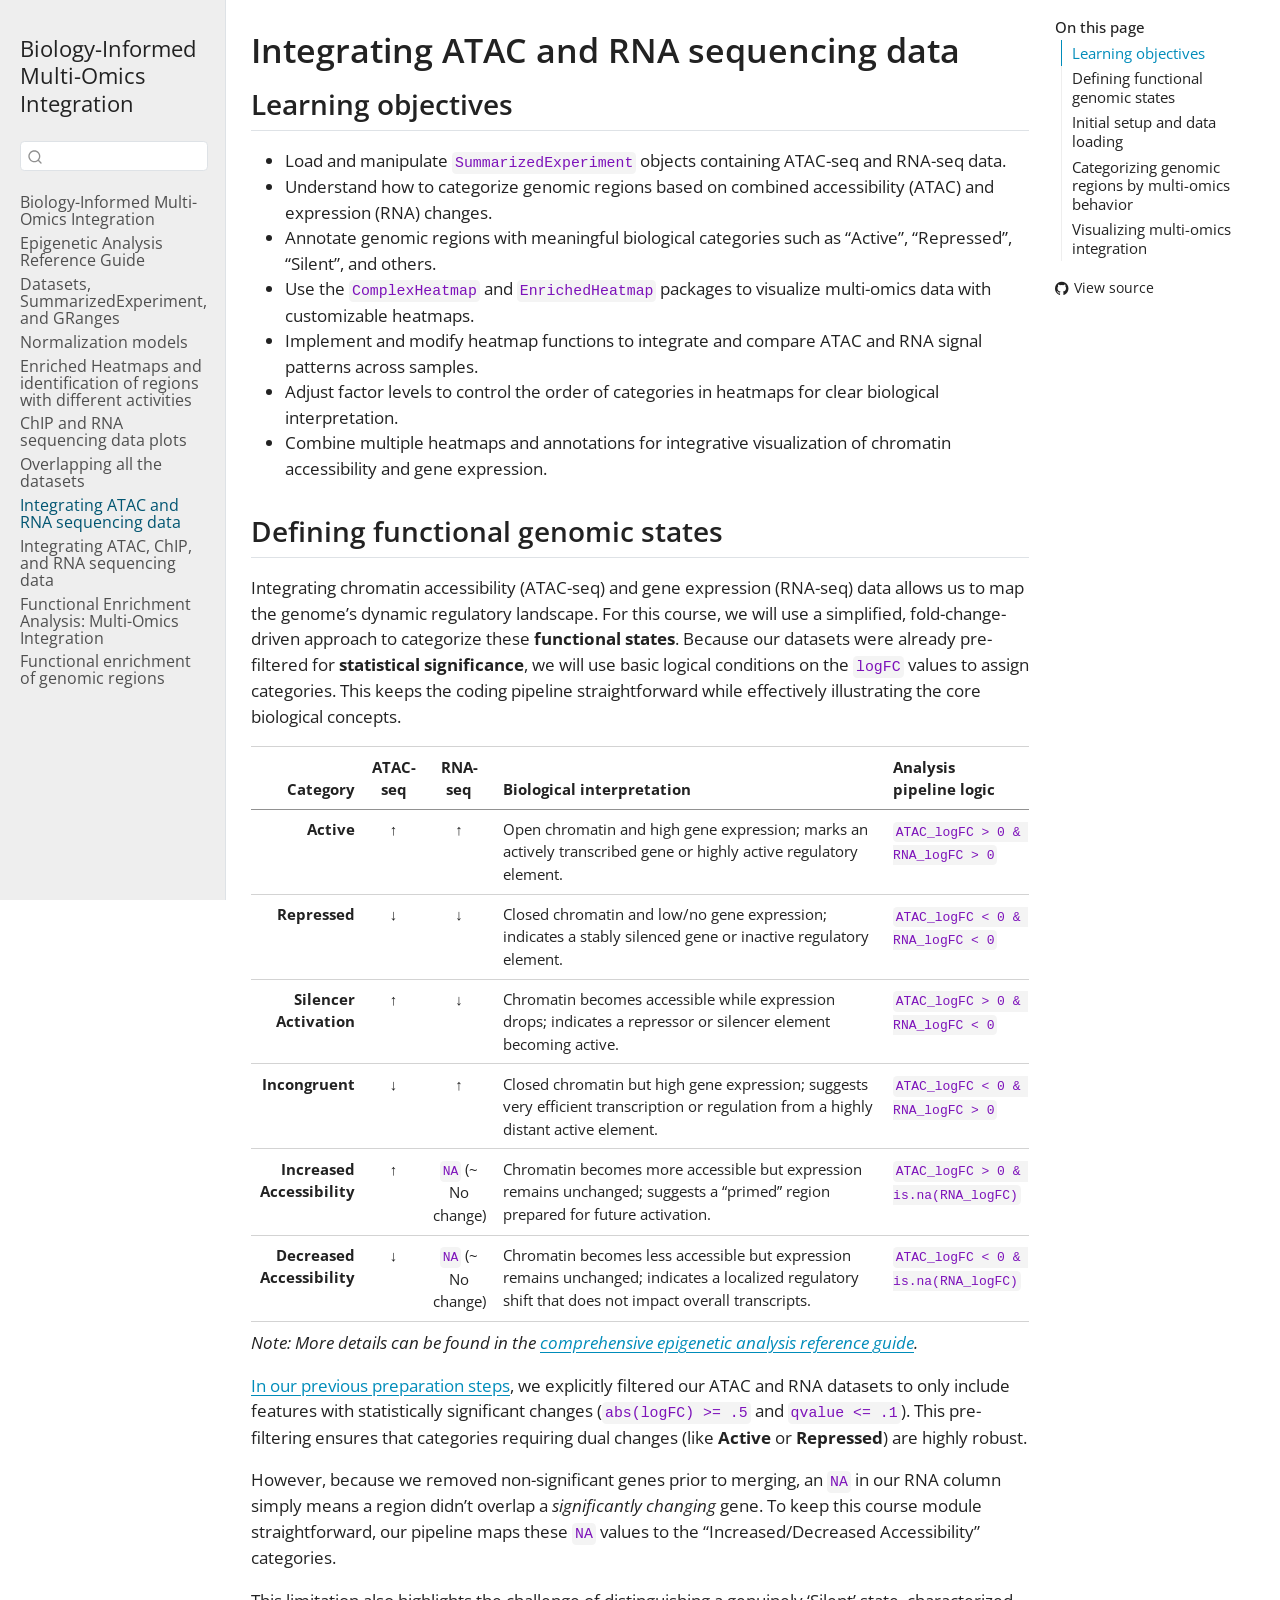
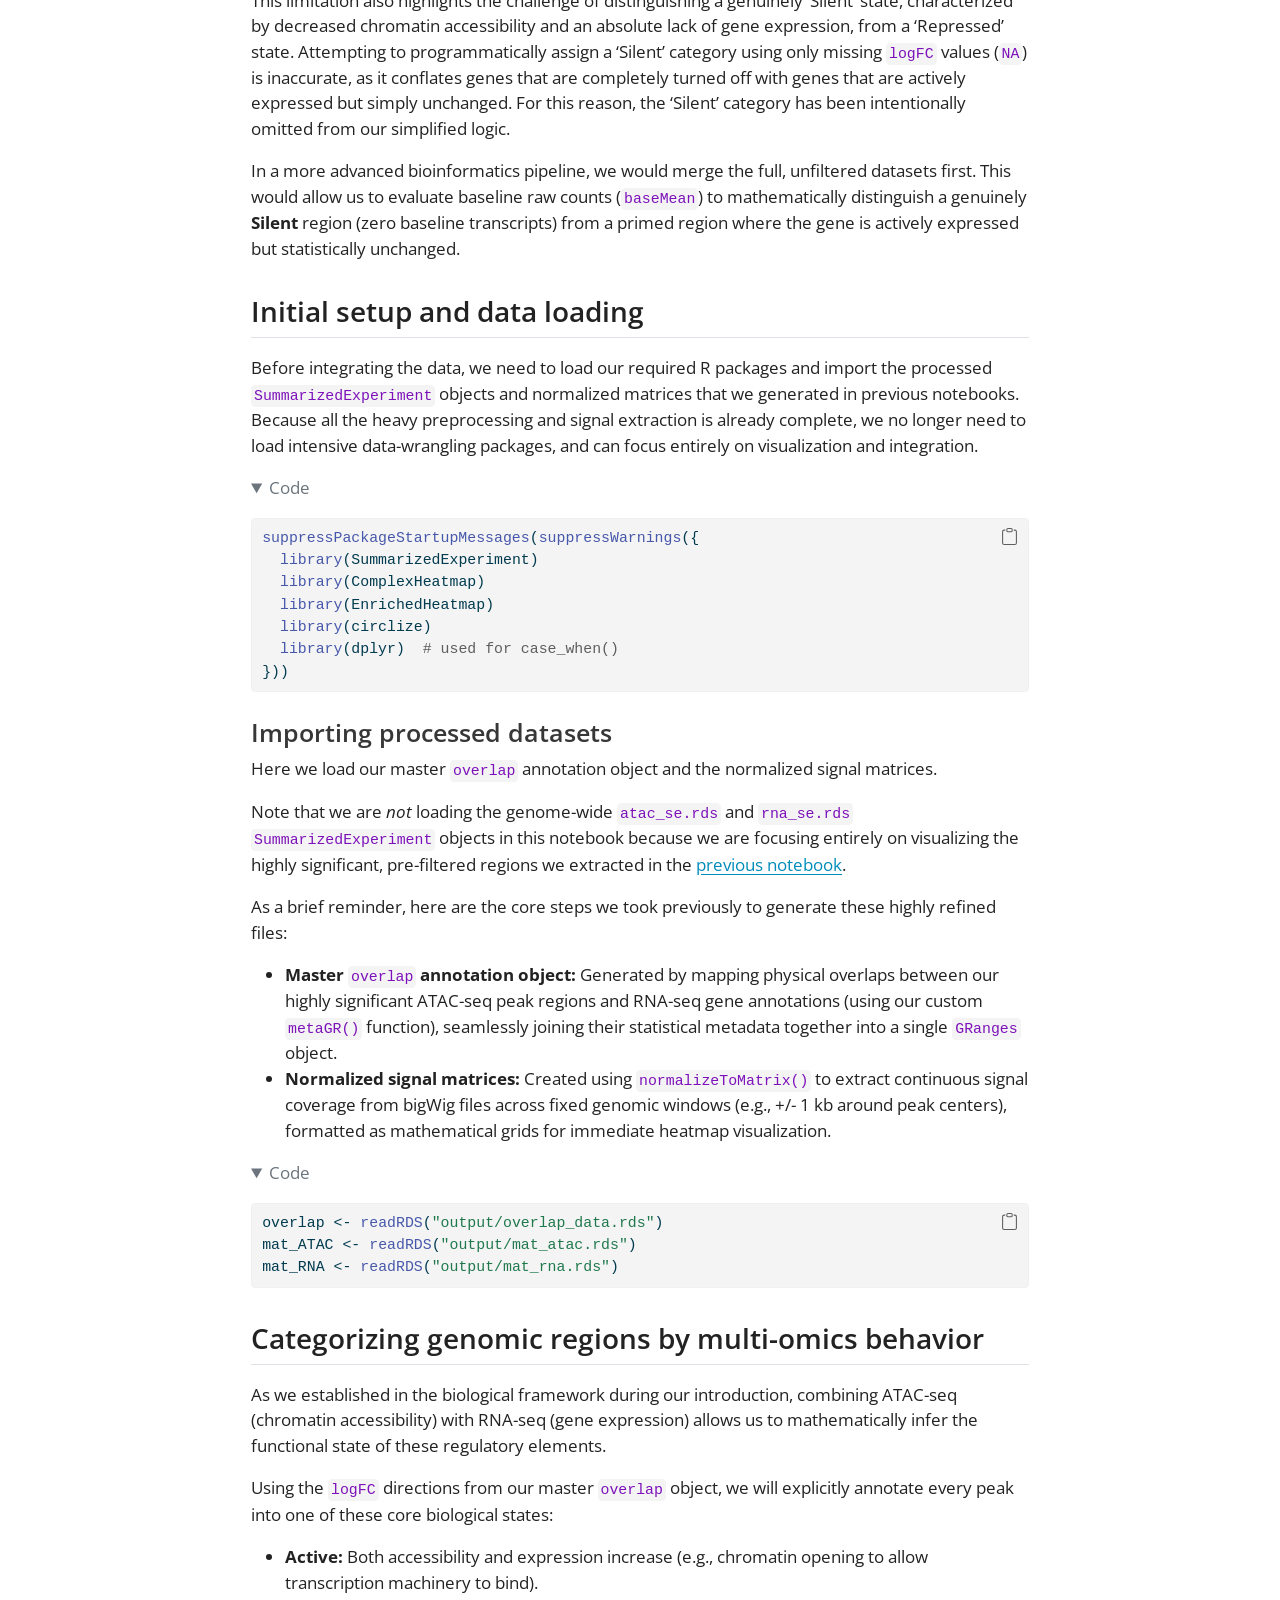
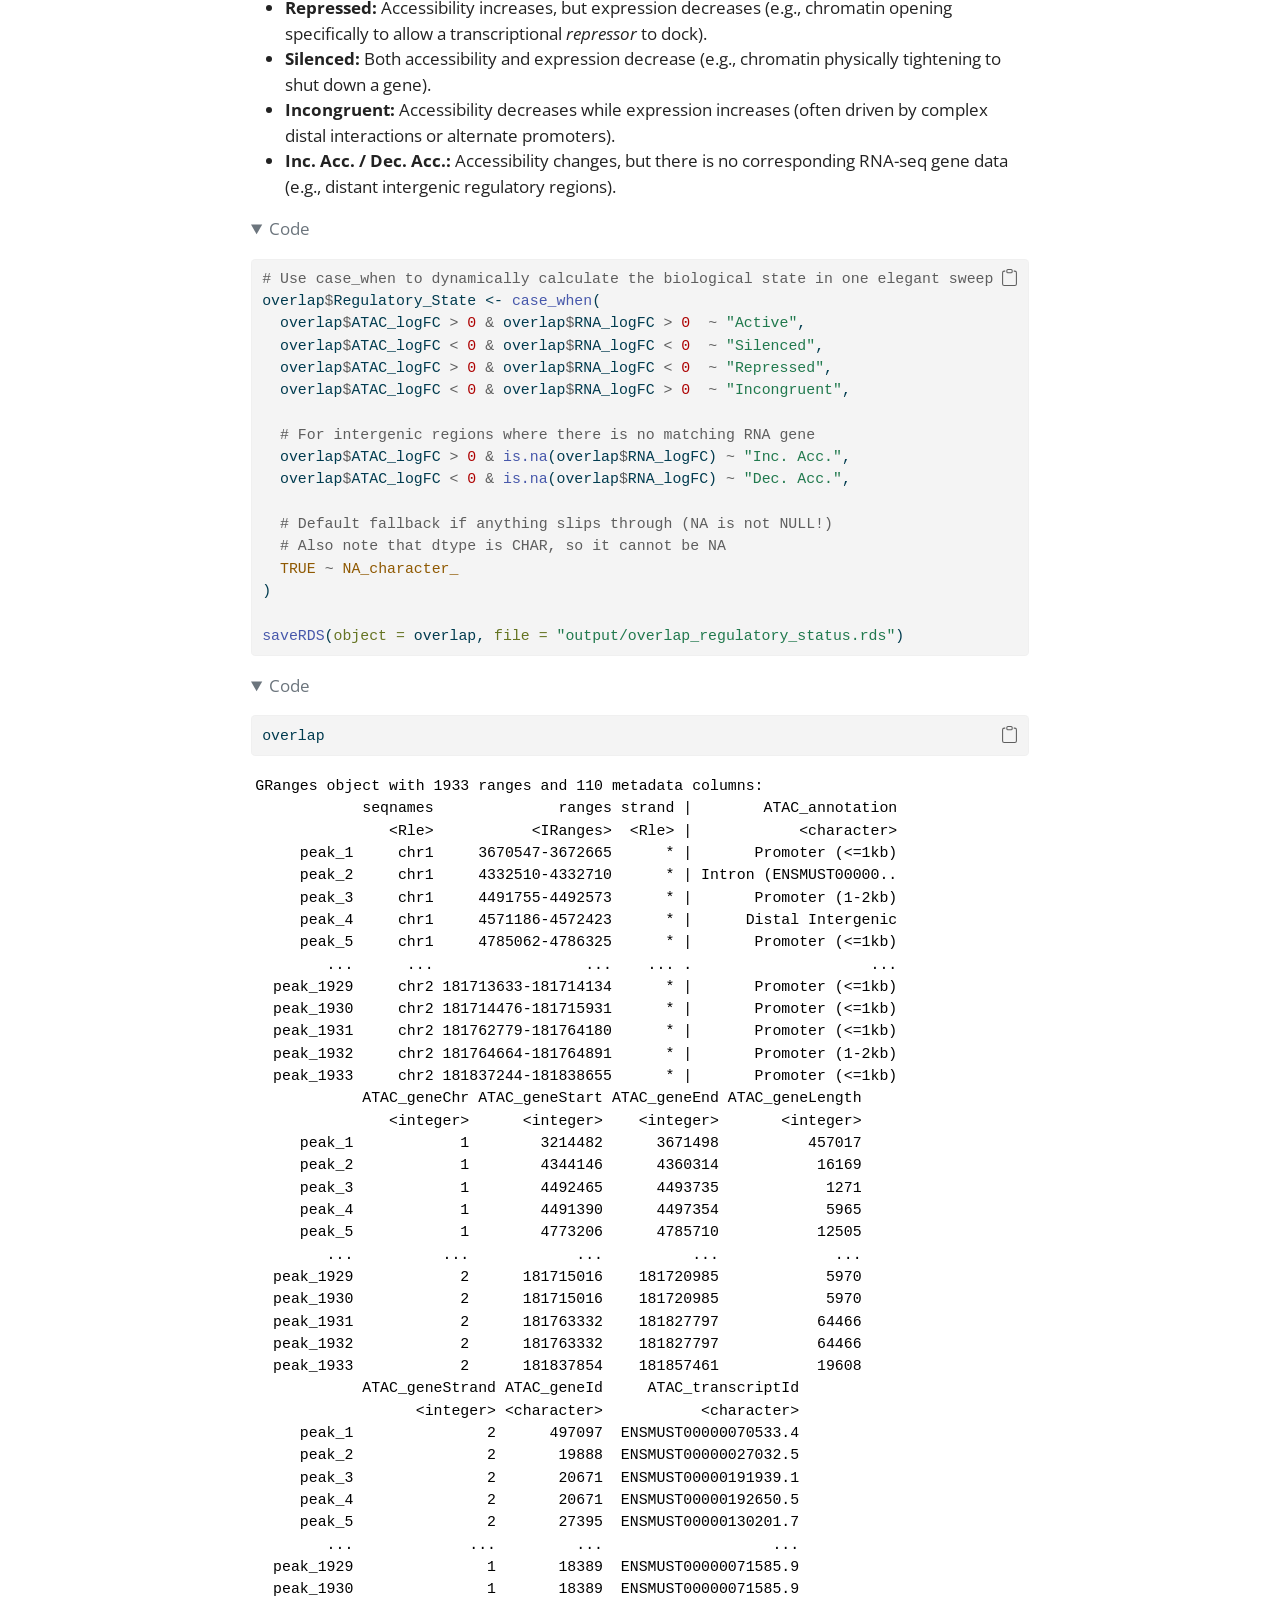
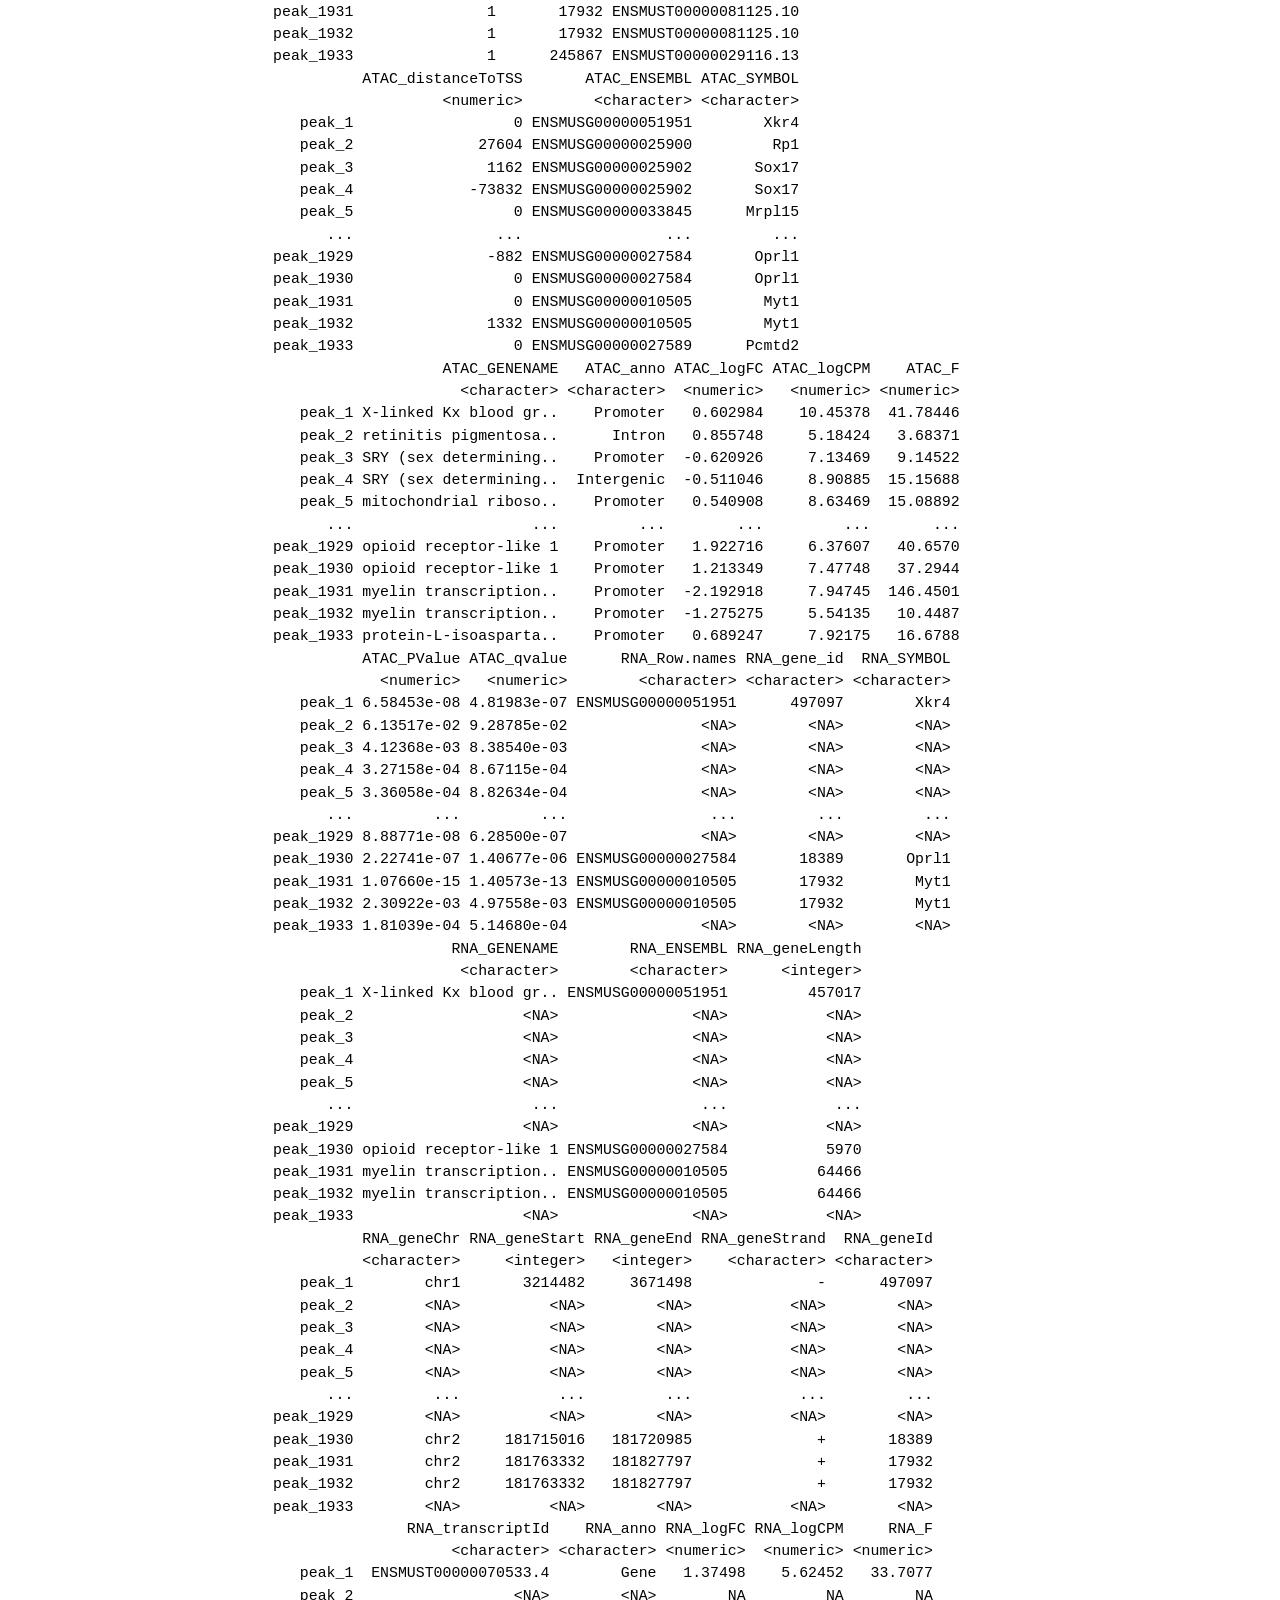
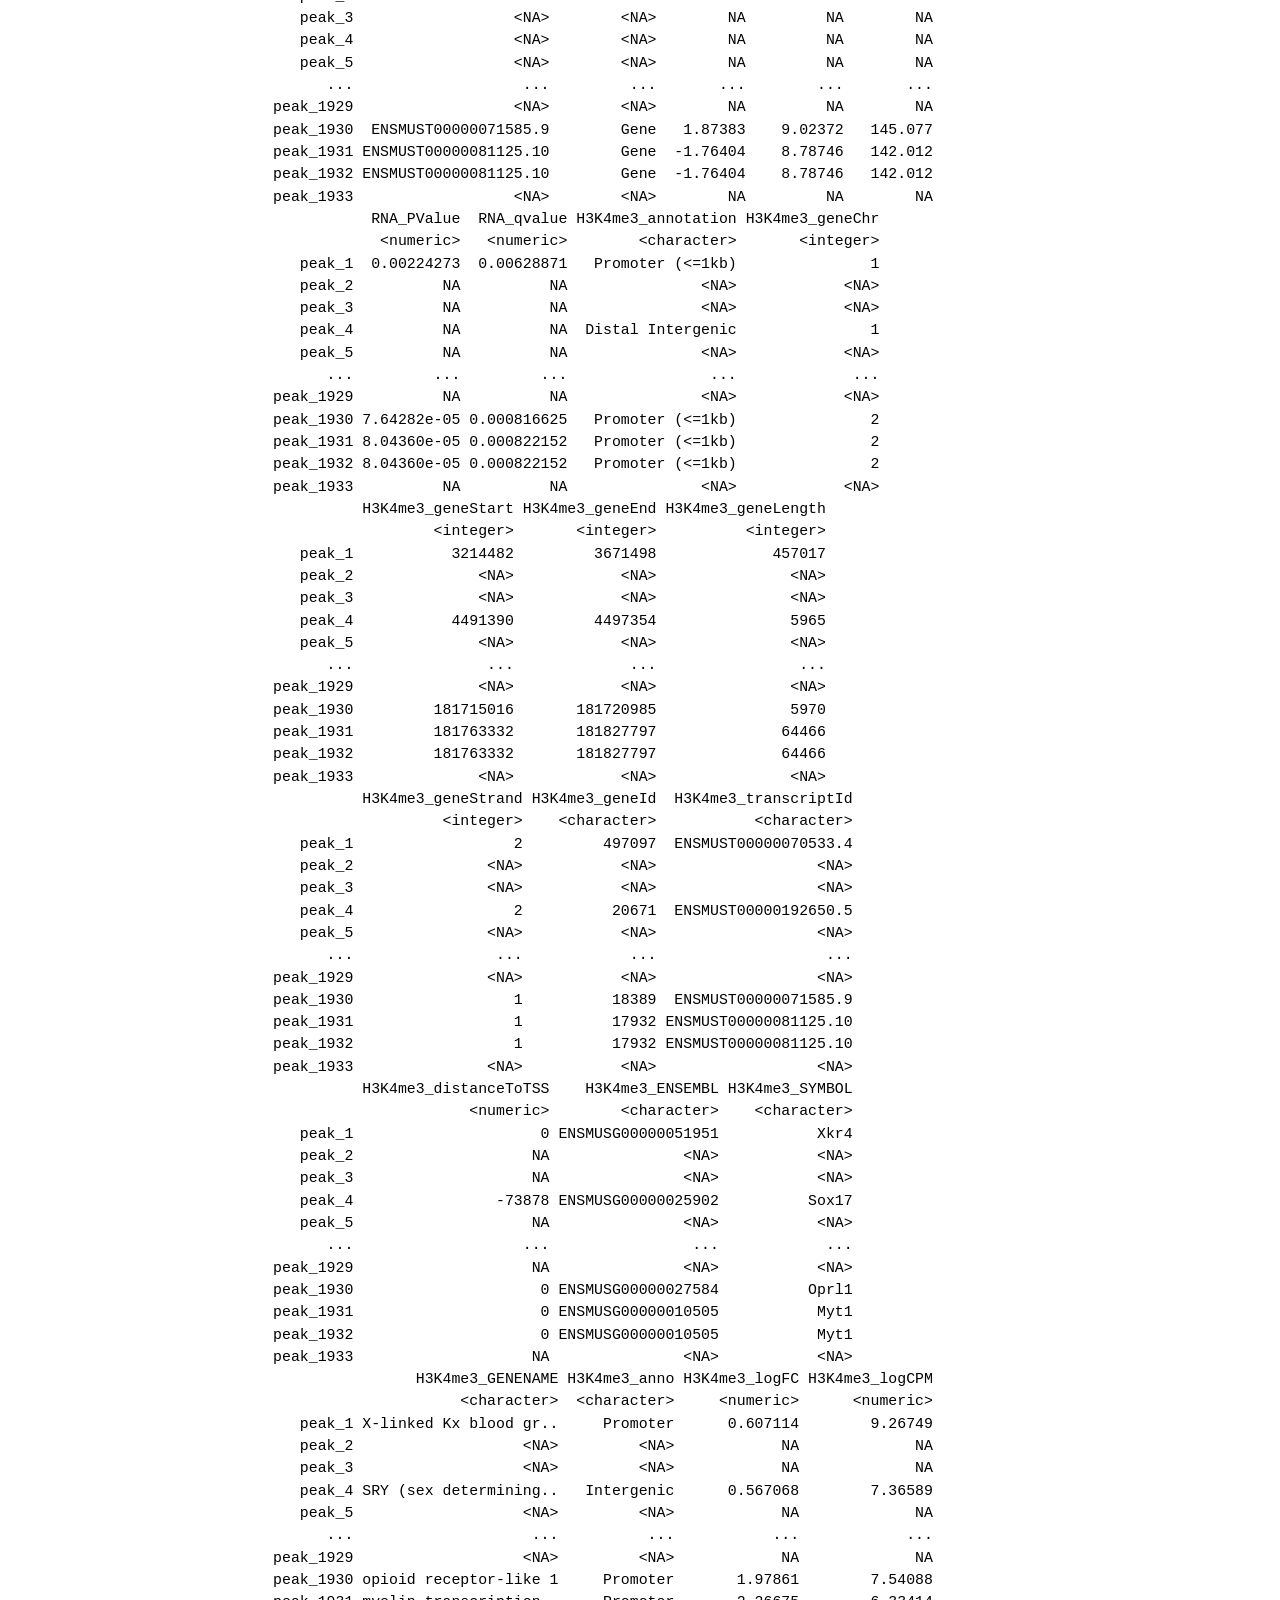
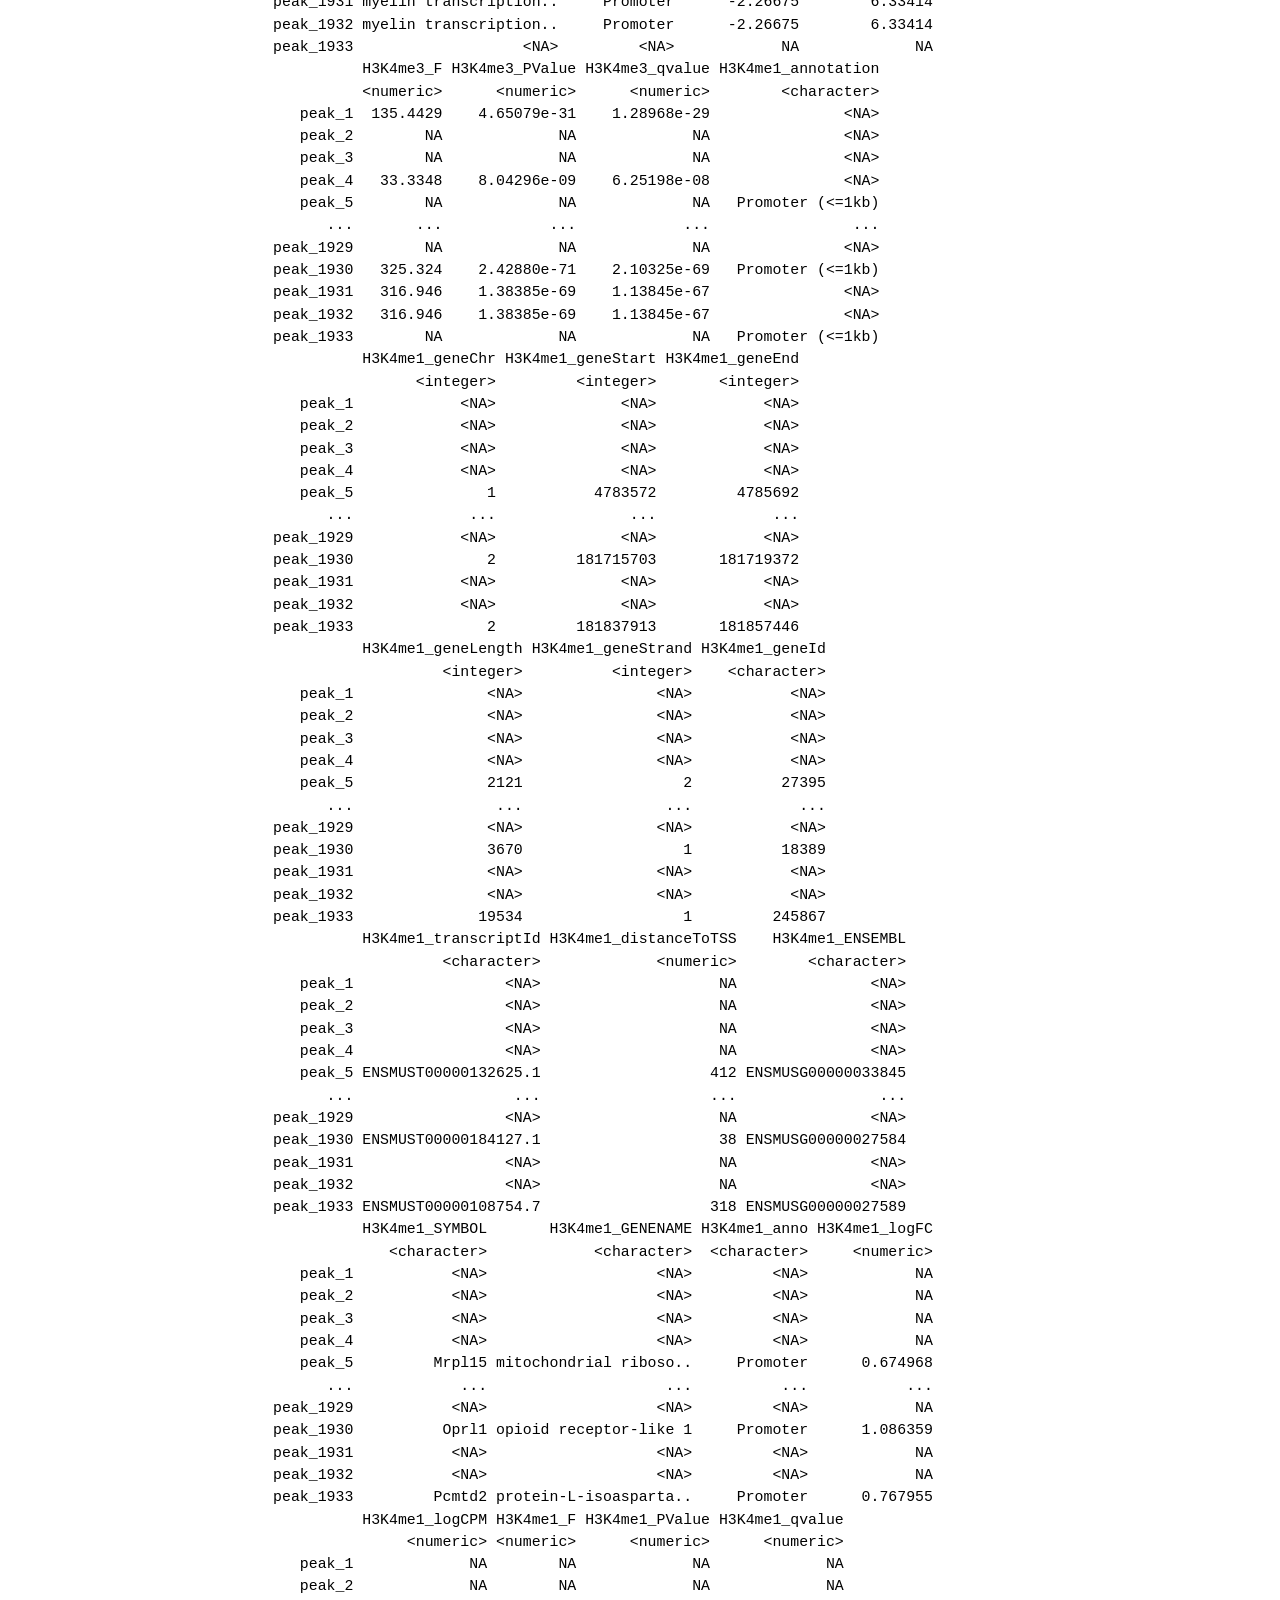
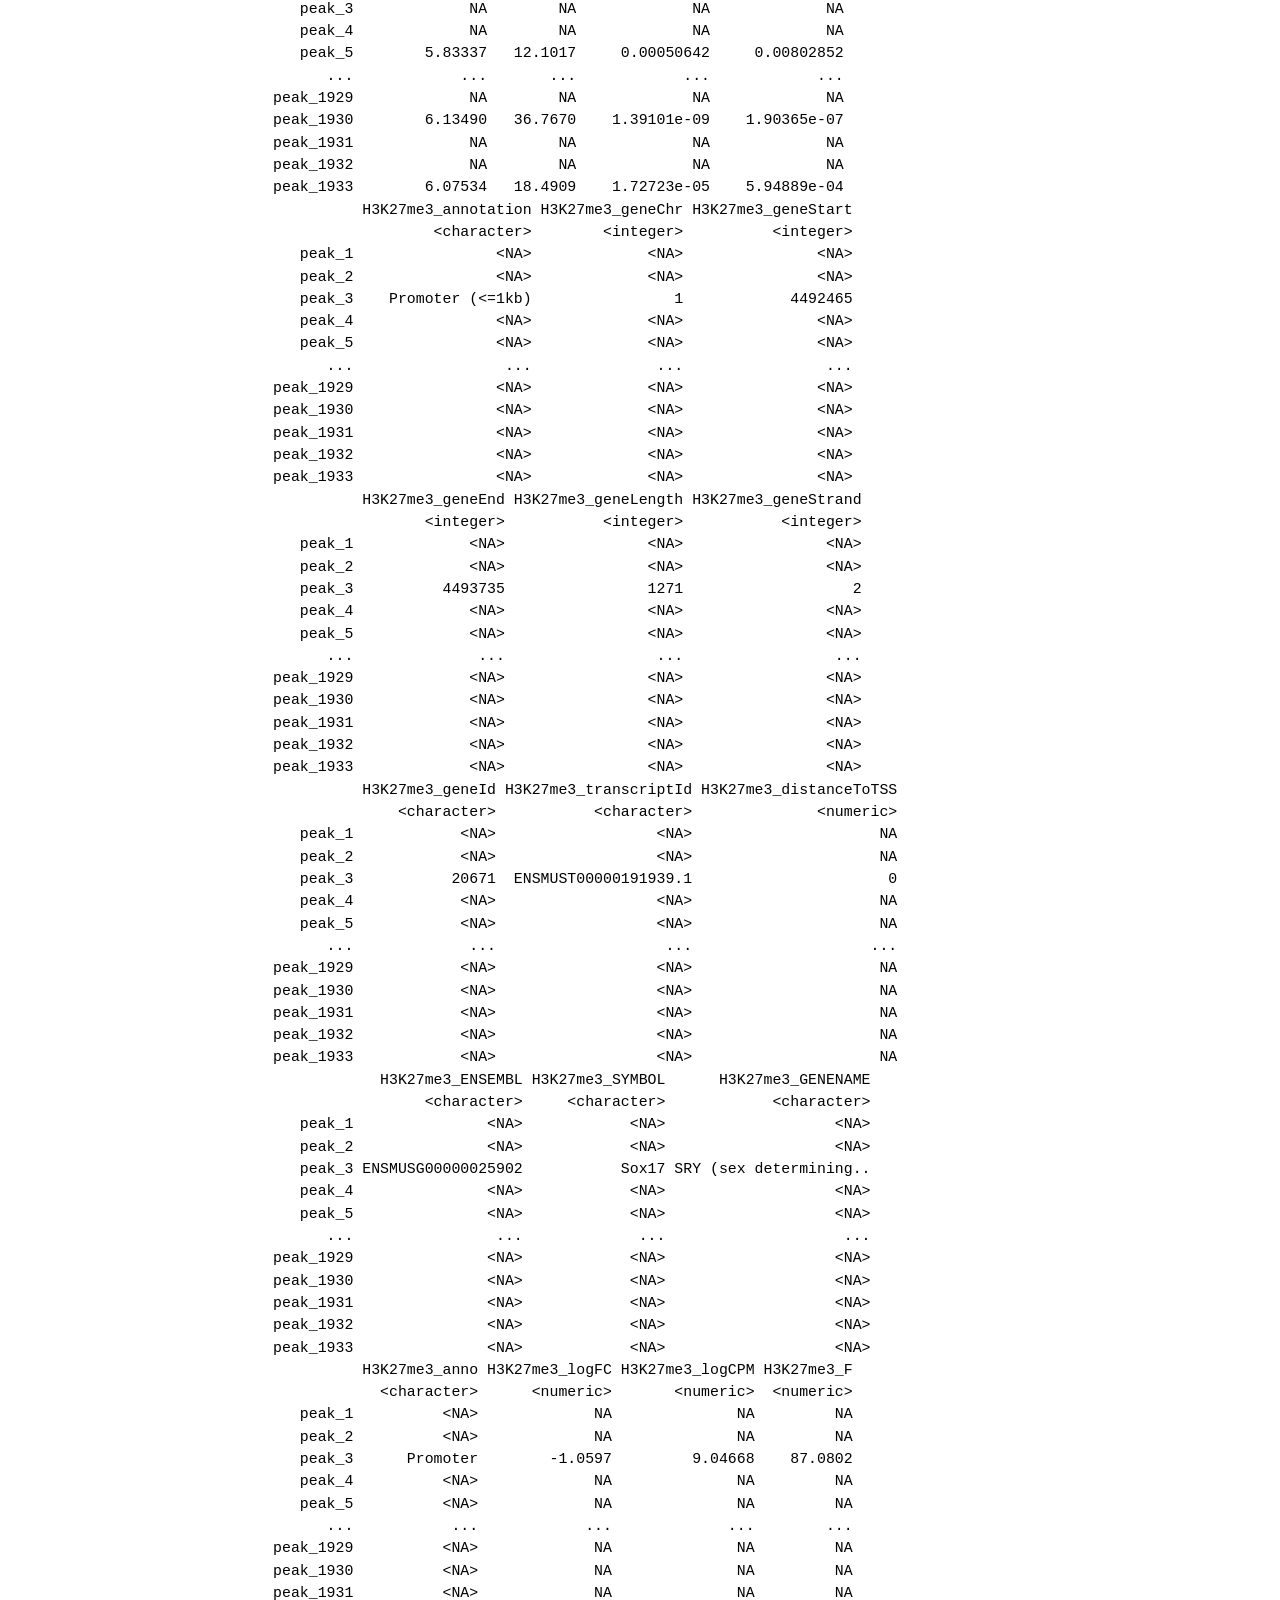
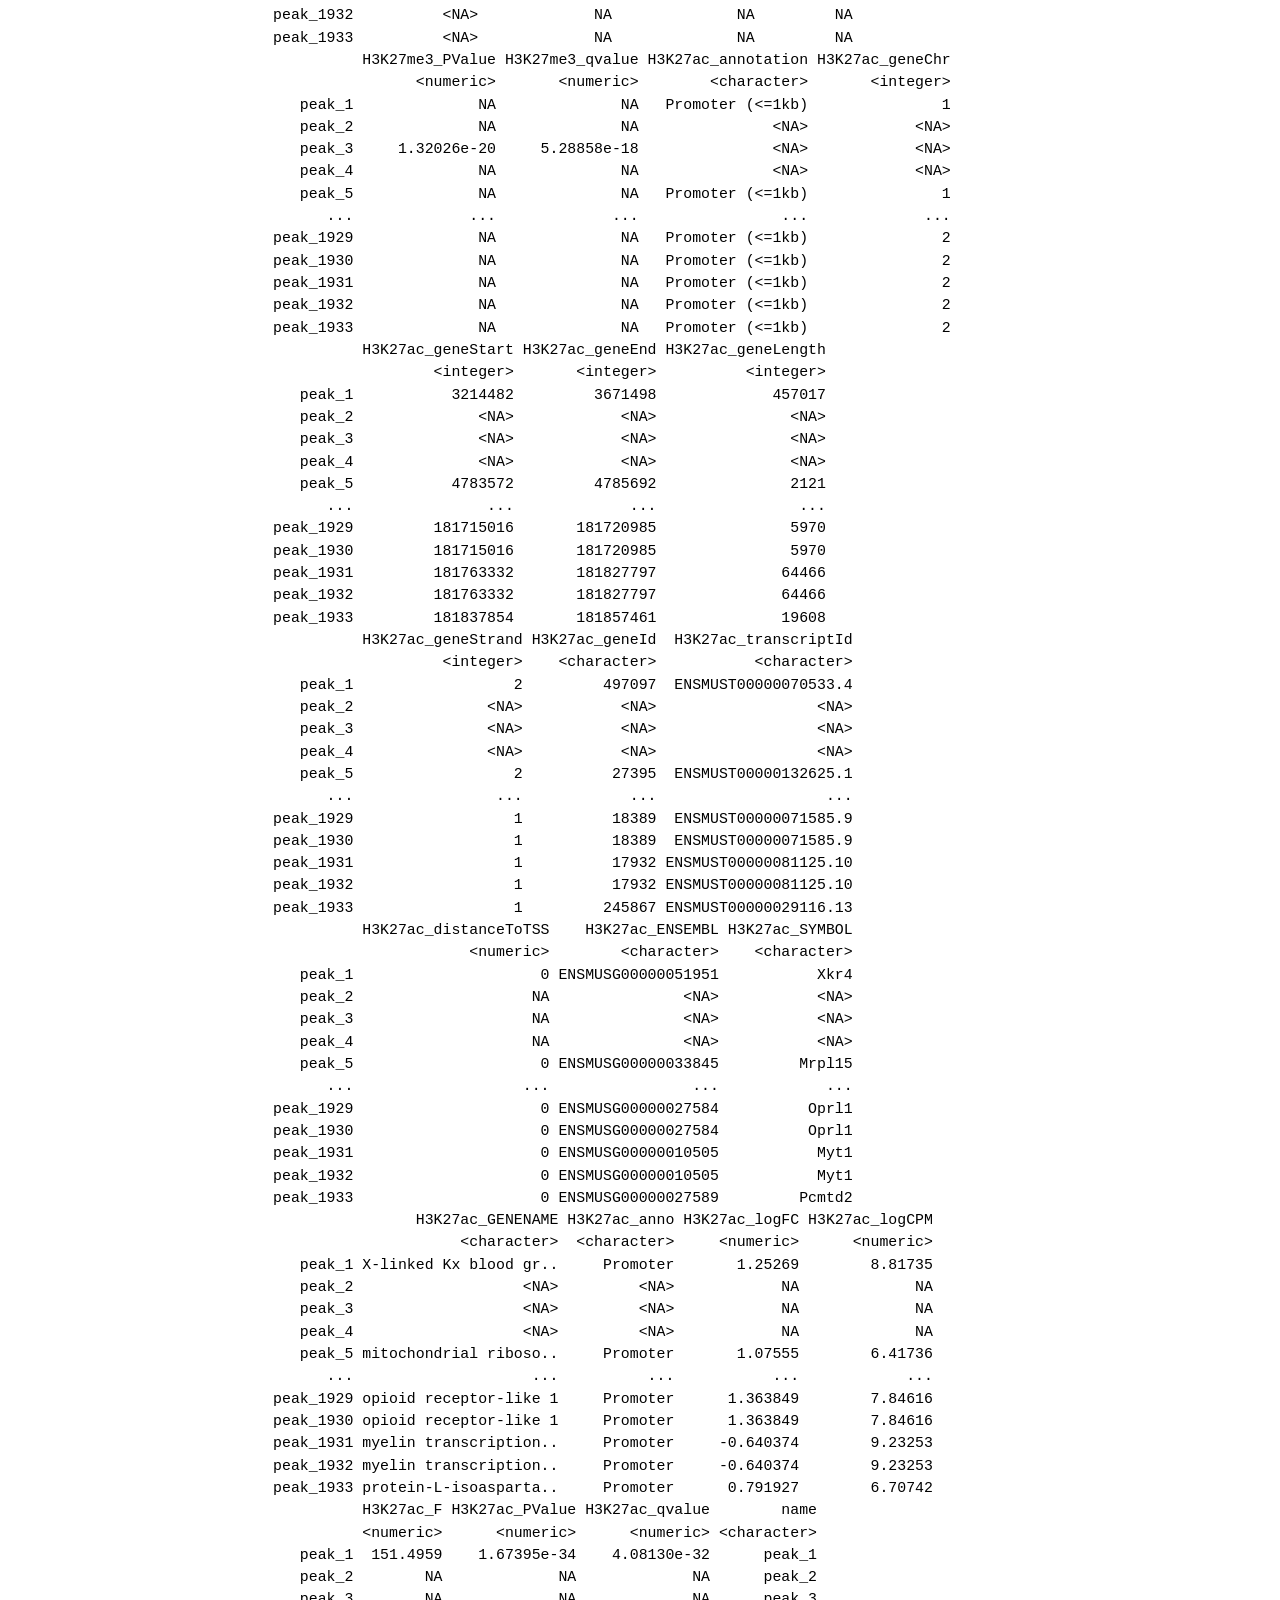
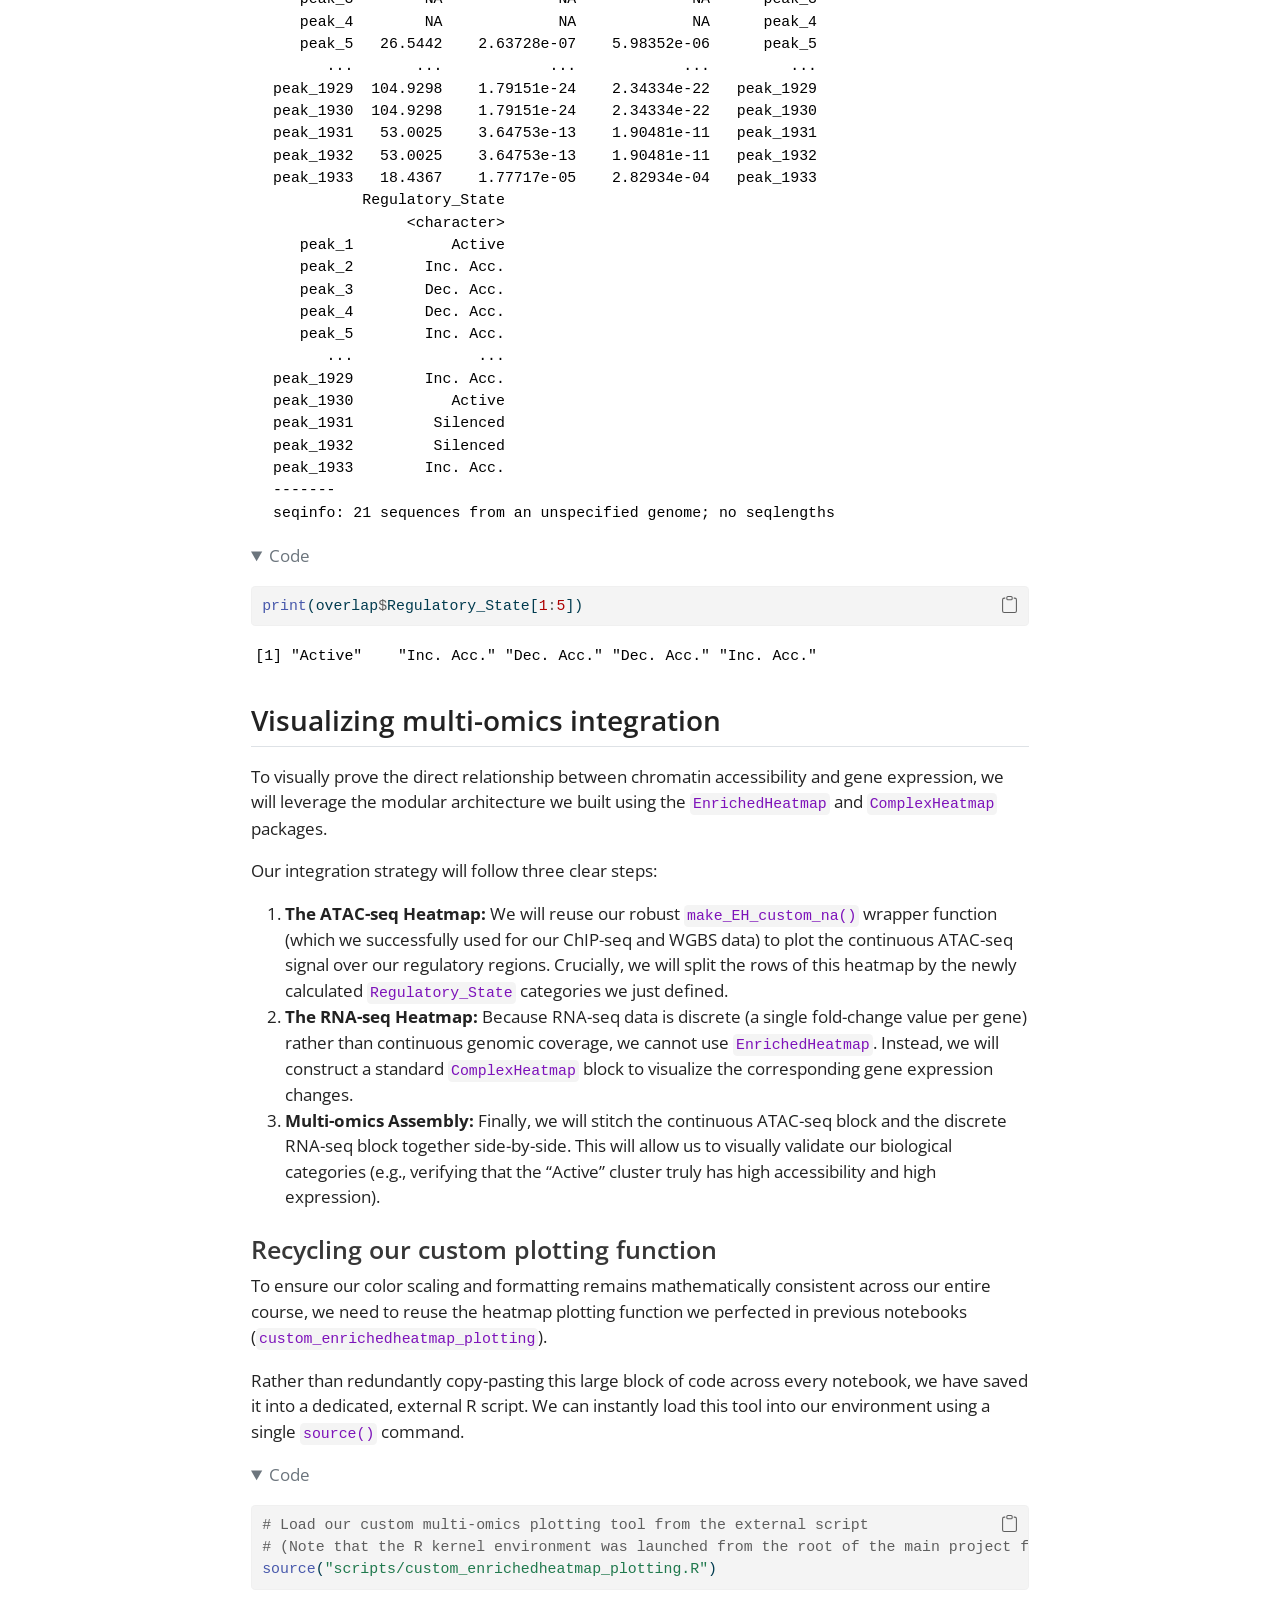
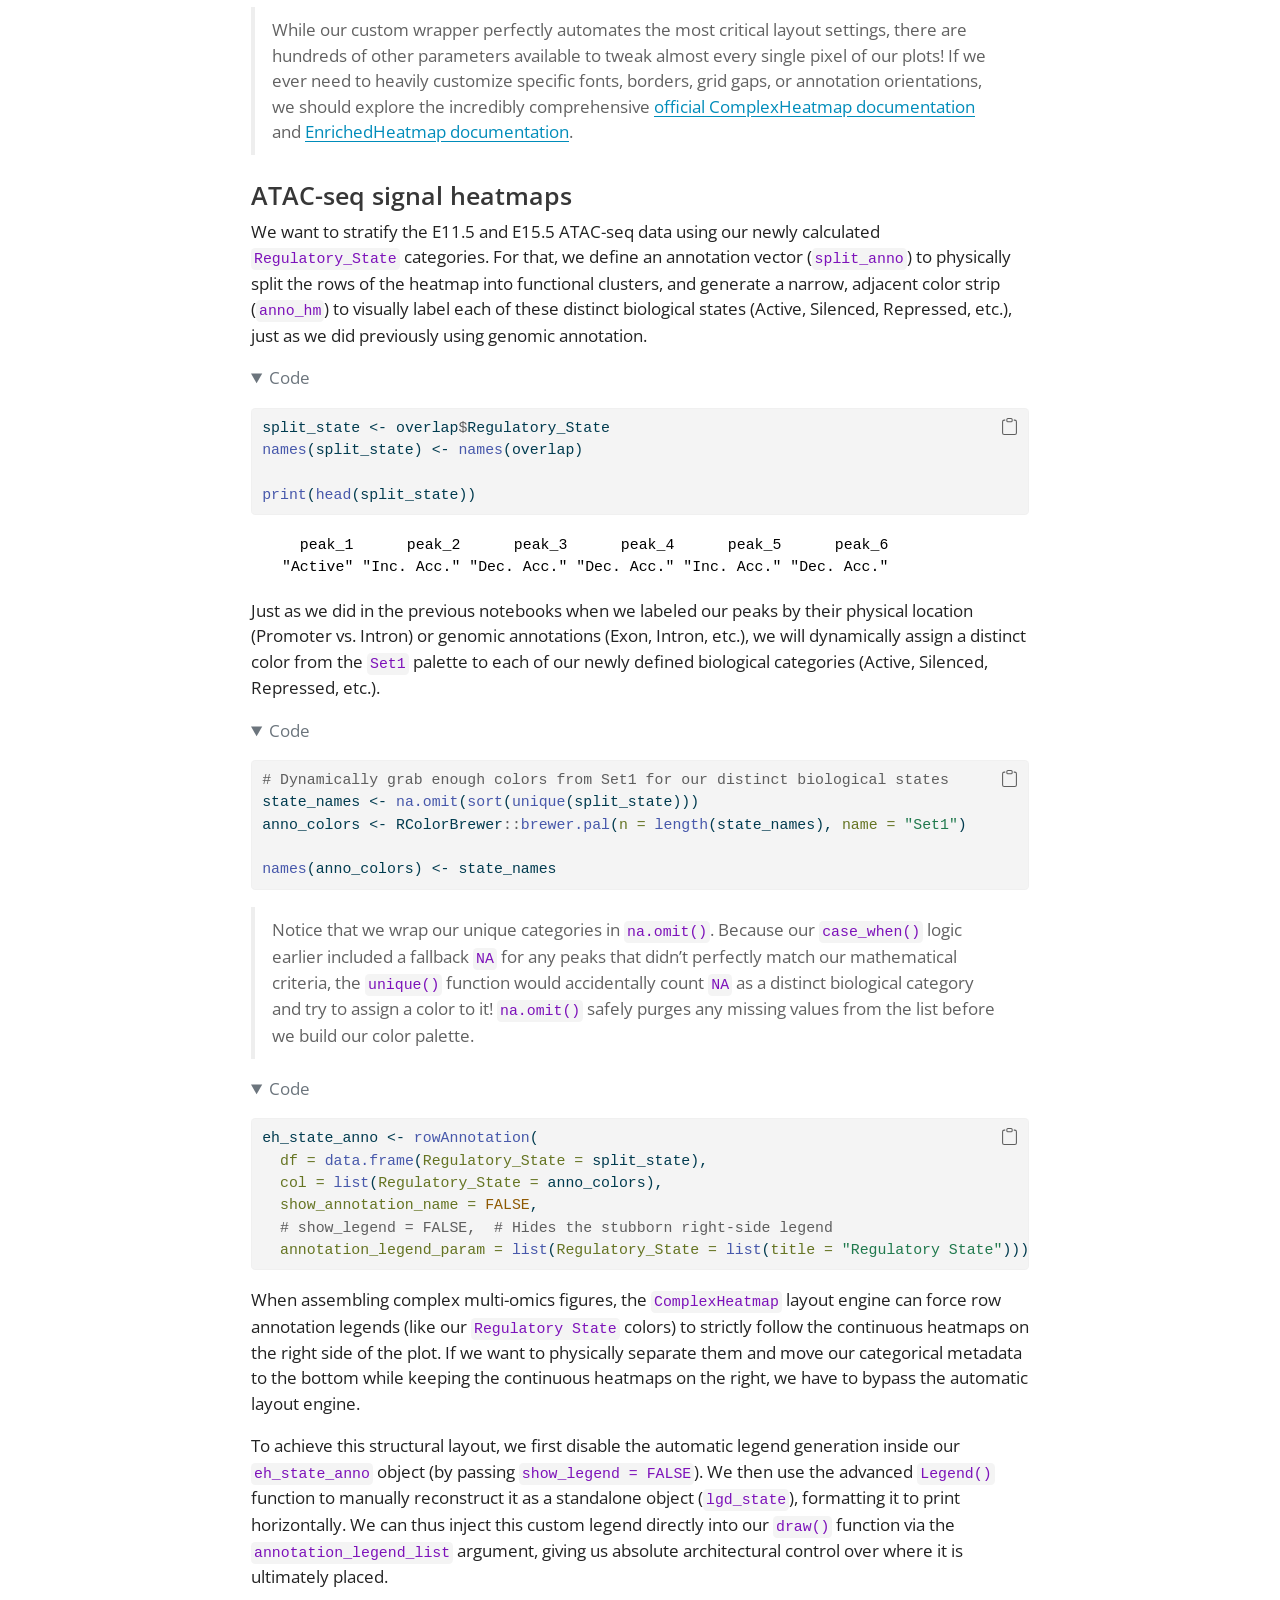
<file: notebooks/05-atac_rna_integration.html>
<!DOCTYPE html>
<html xmlns="http://www.w3.org/1999/xhtml" lang="en" xml:lang="en"><head>

<meta charset="utf-8">
<meta name="generator" content="quarto-1.10.18">

<meta name="viewport" content="width=device-width, initial-scale=1.0, user-scalable=yes">


<title>Integrating ATAC and RNA sequencing data – Biology-Informed Multi-Omics Integration</title>
<style>
/* Default styles provided by pandoc.
** See https://pandoc.org/MANUAL.html#variables-for-html for config info.
*/
span.smallcaps{font-variant: small-caps;}
div.columns{display: flex; gap: 1.5em;}
div.column{flex: auto;}
@media screen {
div.columns{gap: min(4vw, 1.5em);}
div.column{overflow-x: auto;}
}
div.hanging-indent{margin-left: 1.5em; text-indent: -1.5em;}
ul.task-list{list-style: none;}
ul.task-list li input[type="checkbox"] {
  width: 0.8em;
  margin: 0 0.8em 0.2em -1em; /* quarto-specific, see https://github.com/quarto-dev/quarto-cli/issues/4556 */ 
  vertical-align: middle;
}
/* CSS for syntax highlighting */
html { -webkit-text-size-adjust: 100%; }
pre > code.sourceCode { white-space: pre; position: relative; }
pre > code.sourceCode > span { display: inline-block; line-height: 1.25; }
pre > code.sourceCode > span:empty { height: 1.2em; }
.sourceCode { overflow: visible; }
code.sourceCode > span { color: inherit; text-decoration: inherit; }
div.sourceCode { margin: 1em 0; }
pre.sourceCode { margin: 0; }
@media screen {
div.sourceCode { overflow: auto; }
}
@media print {
pre > code.sourceCode { white-space: pre-wrap; }
pre > code.sourceCode > span { text-indent: -5em; padding-left: 5em; }
}
pre.numberSource code
  { counter-reset: source-line 0; }
pre.numberSource code > span
  { position: relative; left: -4em; counter-increment: source-line; }
pre.numberSource code > span > a:first-child::before
  { content: counter(source-line);
    position: relative; left: -1em; text-align: right; vertical-align: baseline;
    border: none; display: inline-block;
    -webkit-touch-callout: none; -webkit-user-select: none;
    -khtml-user-select: none; -moz-user-select: none;
    -ms-user-select: none; user-select: none;
    padding: 0 4px; width: 4em;
  }
pre.numberSource { margin-left: 3em;  padding-left: 4px; }
div.sourceCode
  {   }
@media screen {
pre > code.sourceCode > span > a:first-child::before { text-decoration: underline; }
}
</style>


<script src="../site_libs/quarto-nav/quarto-nav.js"></script>
<script src="../site_libs/quarto-nav/headroom.min.js"></script>
<script src="../site_libs/clipboard/clipboard.min.js"></script>
<script src="../site_libs/quarto-search/autocomplete.umd.js"></script>
<script src="../site_libs/quarto-search/fuse.min.js"></script>
<script src="../site_libs/quarto-search/quarto-search.js"></script>
<meta name="quarto:offset" content="../">
<script src="../site_libs/quarto-html/quarto.js" type="module"></script>
<script src="../site_libs/quarto-html/tabsets/tabsets.js" type="module"></script>
<script src="../site_libs/quarto-html/popper.min.js"></script>
<script src="../site_libs/quarto-html/tippy.umd.min.js"></script>
<script src="../site_libs/quarto-html/anchor.min.js"></script>
<link href="../site_libs/quarto-html/tippy.css" rel="stylesheet">
<link href="../site_libs/quarto-html/quarto-syntax-highlighting-64a204ab8560d761af7679ceaba22944.css" rel="stylesheet" id="quarto-text-highlighting-styles">
<script src="../site_libs/bootstrap/bootstrap.min.js"></script>
<link href="../site_libs/bootstrap/bootstrap-icons.css" rel="stylesheet">
<link href="../site_libs/bootstrap/bootstrap-a364407746d9004c8be0c73a9e30f2fd.min.css" rel="stylesheet" append-hash="true" id="quarto-bootstrap" data-mode="light">
<script id="quarto-search-options" type="application/json">{
  "location": "sidebar",
  "copy-button": false,
  "collapse-after": 3,
  "panel-placement": "start",
  "type": "textbox",
  "limit": 50,
  "keyboard-shortcut": [
    "f",
    "/",
    "s"
  ],
  "show-item-context": false,
  "language": {
    "search-no-results-text": "No results",
    "search-matching-documents-text": "matching documents",
    "search-copy-link-title": "Copy link to search",
    "search-hide-matches-text": "Hide additional matches",
    "search-more-match-text": "more match in this document",
    "search-more-matches-text": "more matches in this document",
    "search-clear-button-title": "Clear",
    "search-text-placeholder": "",
    "search-detached-cancel-button-title": "Cancel",
    "search-submit-button-title": "Submit",
    "search-label": "Search"
  }
}</script>


</head>

<body class="nav-sidebar docked quarto-light">

<div id="quarto-search-results"></div>
  <header id="quarto-header" class="headroom fixed-top">
  <nav class="quarto-secondary-nav">
    <div class="container-fluid d-flex">
      <button type="button" class="quarto-btn-toggle btn" data-bs-toggle="collapse" role="button" data-bs-target=".quarto-sidebar-collapse-item" aria-controls="quarto-sidebar" aria-expanded="false" aria-label="Toggle sidebar navigation" onclick="if (window.quartoToggleHeadroom) { window.quartoToggleHeadroom(); }">
        <i class="bi bi-layout-text-sidebar-reverse"></i>
      </button>
        <nav class="quarto-page-breadcrumbs" aria-label="breadcrumb"><ol class="breadcrumb"><li class="breadcrumb-item"><a href="../notebooks/05-atac_rna_integration.html">Integrating ATAC and RNA sequencing data</a></li></ol></nav>
        <a class="flex-grow-1" role="navigation" data-bs-toggle="collapse" data-bs-target=".quarto-sidebar-collapse-item" aria-controls="quarto-sidebar" aria-expanded="false" aria-label="Toggle sidebar navigation" onclick="if (window.quartoToggleHeadroom) { window.quartoToggleHeadroom(); }">      
        </a>
      <button type="button" class="btn quarto-search-button" aria-label="Search" onclick="window.quartoOpenSearch();">
        <i class="bi bi-search"></i>
      </button>
    </div>
  </nav>
</header>
<!-- content -->
<div id="quarto-content" class="quarto-container page-columns page-rows-contents page-layout-article">
<!-- sidebar -->
  <nav id="quarto-sidebar" class="sidebar collapse collapse-horizontal quarto-sidebar-collapse-item sidebar-navigation docked overflow-auto">
    <div class="pt-lg-2 mt-2 text-left sidebar-header">
    <div class="sidebar-title mb-0 py-0">
      <a href="../">Biology-Informed Multi-Omics Integration</a> 
    </div>
      </div>
        <div class="mt-2 flex-shrink-0 align-items-center">
        <div class="sidebar-search">
        <div id="quarto-search" class="" title="Search"></div>
        </div>
        </div>
    <div class="sidebar-menu-container"> 
    <ul class="list-unstyled mt-1">
        <li class="sidebar-item">
  <div class="sidebar-item-container"> 
  <a href="../index.html" class="sidebar-item-text sidebar-link">
 <span class="menu-text">Biology-Informed Multi-Omics Integration</span></a>
  </div>
</li>
        <li class="sidebar-item">
  <div class="sidebar-item-container"> 
  <a href="../notes/epigenetic_analysis_reference_guide.html" class="sidebar-item-text sidebar-link">
 <span class="menu-text">Epigenetic Analysis Reference Guide</span></a>
  </div>
</li>
        <li class="sidebar-item">
  <div class="sidebar-item-container"> 
  <a href="../notebooks/01-omics_data_structures.html" class="sidebar-item-text sidebar-link">
 <span class="menu-text">Datasets, SummarizedExperiment, and GRanges</span></a>
  </div>
</li>
        <li class="sidebar-item">
  <div class="sidebar-item-container"> 
  <a href="../notes/normalization_models.html" class="sidebar-item-text sidebar-link">
 <span class="menu-text">Normalization models</span></a>
  </div>
</li>
        <li class="sidebar-item">
  <div class="sidebar-item-container"> 
  <a href="../notebooks/02-atac_heatmaps.html" class="sidebar-item-text sidebar-link">
 <span class="menu-text">Enriched Heatmaps and identification of regions with different activities</span></a>
  </div>
</li>
        <li class="sidebar-item">
  <div class="sidebar-item-container"> 
  <a href="../notebooks/03-chip_rna_visualization.html" class="sidebar-item-text sidebar-link">
 <span class="menu-text">ChIP and RNA sequencing data plots</span></a>
  </div>
</li>
        <li class="sidebar-item">
  <div class="sidebar-item-container"> 
  <a href="../notebooks/04-genomic_overlap_matrices.html" class="sidebar-item-text sidebar-link">
 <span class="menu-text">Overlapping all the datasets</span></a>
  </div>
</li>
        <li class="sidebar-item">
  <div class="sidebar-item-container"> 
  <a href="../notebooks/05-atac_rna_integration.html" class="sidebar-item-text sidebar-link active">
 <span class="menu-text">Integrating ATAC and RNA sequencing data</span></a>
  </div>
</li>
        <li class="sidebar-item">
  <div class="sidebar-item-container"> 
  <a href="../notebooks/06-multiomics_integration.html" class="sidebar-item-text sidebar-link">
 <span class="menu-text">Integrating ATAC, ChIP, and RNA sequencing data</span></a>
  </div>
</li>
        <li class="sidebar-item">
  <div class="sidebar-item-container"> 
  <a href="../notes/enrichment_analysis.html" class="sidebar-item-text sidebar-link">
 <span class="menu-text">Functional Enrichment Analysis: Multi-Omics Integration</span></a>
  </div>
</li>
        <li class="sidebar-item">
  <div class="sidebar-item-container"> 
  <a href="../notebooks/07-functional_enrichment.html" class="sidebar-item-text sidebar-link">
 <span class="menu-text">Functional enrichment of genomic regions</span></a>
  </div>
</li>
    </ul>
    </div>
</nav>
<div id="quarto-sidebar-glass" class="quarto-sidebar-collapse-item" data-bs-toggle="collapse" data-bs-target=".quarto-sidebar-collapse-item"></div>
<!-- margin-sidebar -->
    <div id="quarto-margin-sidebar" class="sidebar margin-sidebar">
        <nav id="TOC" role="doc-toc" class="toc-active">
    <h2 id="toc-title">On this page</h2>
   
  <ul>
  <li><a href="#learning-objectives" id="toc-learning-objectives" class="nav-link active" data-scroll-target="#learning-objectives">Learning objectives</a></li>
  <li><a href="#defining-functional-genomic-states" id="toc-defining-functional-genomic-states" class="nav-link" data-scroll-target="#defining-functional-genomic-states">Defining functional genomic states</a></li>
  <li><a href="#initial-setup-and-data-loading" id="toc-initial-setup-and-data-loading" class="nav-link" data-scroll-target="#initial-setup-and-data-loading">Initial setup and data loading</a>
  <ul class="collapse">
  <li><a href="#importing-processed-datasets" id="toc-importing-processed-datasets" class="nav-link" data-scroll-target="#importing-processed-datasets">Importing processed datasets</a></li>
  </ul></li>
  <li><a href="#categorizing-genomic-regions-by-multi-omics-behavior" id="toc-categorizing-genomic-regions-by-multi-omics-behavior" class="nav-link" data-scroll-target="#categorizing-genomic-regions-by-multi-omics-behavior">Categorizing genomic regions by multi-omics behavior</a></li>
  <li><a href="#visualizing-multi-omics-integration" id="toc-visualizing-multi-omics-integration" class="nav-link" data-scroll-target="#visualizing-multi-omics-integration">Visualizing multi-omics integration</a>
  <ul class="collapse">
  <li><a href="#recycling-our-custom-plotting-function" id="toc-recycling-our-custom-plotting-function" class="nav-link" data-scroll-target="#recycling-our-custom-plotting-function">Recycling our custom plotting function</a></li>
  <li><a href="#atac-seq-signal-heatmaps" id="toc-atac-seq-signal-heatmaps" class="nav-link" data-scroll-target="#atac-seq-signal-heatmaps">ATAC-seq signal heatmaps</a></li>
  <li><a href="#interpreting-atac-seq-accessibility-clusters" id="toc-interpreting-atac-seq-accessibility-clusters" class="nav-link" data-scroll-target="#interpreting-atac-seq-accessibility-clusters">Interpreting ATAC-seq accessibility clusters</a></li>
  <li><a href="#rna-seq-expression-heatmap" id="toc-rna-seq-expression-heatmap" class="nav-link" data-scroll-target="#rna-seq-expression-heatmap">RNA-seq expression heatmap</a></li>
  <li><a href="#rna-seq-expression-patterns" id="toc-rna-seq-expression-patterns" class="nav-link" data-scroll-target="#rna-seq-expression-patterns">RNA-seq expression patterns</a></li>
  <li><a href="#constructing-the-composite-multi-omics-heatmap" id="toc-constructing-the-composite-multi-omics-heatmap" class="nav-link" data-scroll-target="#constructing-the-composite-multi-omics-heatmap">Constructing the composite multi-omics heatmap</a></li>
  <li><a href="#reordering-biological-categories" id="toc-reordering-biological-categories" class="nav-link" data-scroll-target="#reordering-biological-categories">Reordering biological categories</a></li>
  <li><a href="#global-vsualization-settings" id="toc-global-vsualization-settings" class="nav-link" data-scroll-target="#global-vsualization-settings">Global vsualization settings</a></li>
  <li><a href="#decoding-the-multi-omics-landscape" id="toc-decoding-the-multi-omics-landscape" class="nav-link" data-scroll-target="#decoding-the-multi-omics-landscape">Decoding the Multi-Omics landscape</a></li>
  </ul></li>
  </ul>
<div class="toc-actions"><ul><li><a href="https://github.com/sbwiecko/biology-informed-multiomics-training/blob/main/notebooks/05-atac_rna_integration.ipynb" class="toc-action"><i class="bi bi-github"></i>View source</a></li></ul></div></nav>
    </div>
<!-- main -->
<main class="content" id="quarto-document-content">

<header id="title-block-header" class="quarto-title-block default">
<div class="quarto-title">
<h1 class="title">Integrating ATAC and RNA sequencing data</h1>
</div>



<div class="quarto-title-meta">

    
  
    
  </div>
  


</header>


<section id="learning-objectives" class="level2">
<h2 class="anchored" data-anchor-id="learning-objectives">Learning objectives</h2>
<ul>
<li>Load and manipulate <code>SummarizedExperiment</code> objects containing ATAC-seq and RNA-seq data.</li>
<li>Understand how to categorize genomic regions based on combined accessibility (ATAC) and expression (RNA) changes.</li>
<li>Annotate genomic regions with meaningful biological categories such as “Active”, “Repressed”, “Silent”, and others.</li>
<li>Use the <code>ComplexHeatmap</code> and <code>EnrichedHeatmap</code> packages to visualize multi-omics data with customizable heatmaps.</li>
<li>Implement and modify heatmap functions to integrate and compare ATAC and RNA signal patterns across samples.</li>
<li>Adjust factor levels to control the order of categories in heatmaps for clear biological interpretation.</li>
<li>Combine multiple heatmaps and annotations for integrative visualization of chromatin accessibility and gene expression.</li>
</ul>
</section>
<section id="defining-functional-genomic-states" class="level2">
<h2 class="anchored" data-anchor-id="defining-functional-genomic-states">Defining functional genomic states</h2>
<p>Integrating chromatin accessibility (ATAC-seq) and gene expression (RNA-seq) data allows us to map the genome’s dynamic regulatory landscape. For this course, we will use a simplified, fold-change-driven approach to categorize these <strong>functional states</strong>. Because our datasets were already pre-filtered for <strong>statistical significance</strong>, we will use basic logical conditions on the <code>logFC</code> values to assign categories. This keeps the coding pipeline straightforward while effectively illustrating the core biological concepts.</p>
<table class="caption-top table">
<colgroup>
<col style="width: 11%">
<col style="width: 4%">
<col style="width: 8%">
<col style="width: 61%">
<col style="width: 14%">
</colgroup>
<thead>
<tr class="header">
<th style="text-align: right;">Category</th>
<th style="text-align: center;">ATAC-seq</th>
<th style="text-align: center;">RNA-seq</th>
<th style="text-align: left;">Biological interpretation</th>
<th style="text-align: left;">Analysis pipeline logic</th>
</tr>
</thead>
<tbody>
<tr class="odd">
<td style="text-align: right;"><strong>Active</strong></td>
<td style="text-align: center;">↑</td>
<td style="text-align: center;">↑</td>
<td style="text-align: left;">Open chromatin and high gene expression; marks an actively transcribed gene or highly active regulatory element.</td>
<td style="text-align: left;"><code>ATAC_logFC &gt; 0 &amp; RNA_logFC &gt; 0</code></td>
</tr>
<tr class="even">
<td style="text-align: right;"><strong>Repressed</strong></td>
<td style="text-align: center;">↓</td>
<td style="text-align: center;">↓</td>
<td style="text-align: left;">Closed chromatin and low/no gene expression; indicates a stably silenced gene or inactive regulatory element.</td>
<td style="text-align: left;"><code>ATAC_logFC &lt; 0 &amp; RNA_logFC &lt; 0</code></td>
</tr>
<tr class="odd">
<td style="text-align: right;"><strong>Silencer Activation</strong></td>
<td style="text-align: center;">↑</td>
<td style="text-align: center;">↓</td>
<td style="text-align: left;">Chromatin becomes accessible while expression drops; indicates a repressor or silencer element becoming active.</td>
<td style="text-align: left;"><code>ATAC_logFC &gt; 0 &amp; RNA_logFC &lt; 0</code></td>
</tr>
<tr class="even">
<td style="text-align: right;"><strong>Incongruent</strong></td>
<td style="text-align: center;">↓</td>
<td style="text-align: center;">↑</td>
<td style="text-align: left;">Closed chromatin but high gene expression; suggests very efficient transcription or regulation from a highly distant active element.</td>
<td style="text-align: left;"><code>ATAC_logFC &lt; 0 &amp; RNA_logFC &gt; 0</code></td>
</tr>
<tr class="odd">
<td style="text-align: right;"><strong>Increased Accessibility</strong></td>
<td style="text-align: center;">↑</td>
<td style="text-align: center;"><code>NA</code> (~ No change)</td>
<td style="text-align: left;">Chromatin becomes more accessible but expression remains unchanged; suggests a “primed” region prepared for future activation.</td>
<td style="text-align: left;"><code>ATAC_logFC &gt; 0 &amp; is.na(RNA_logFC)</code></td>
</tr>
<tr class="even">
<td style="text-align: right;"><strong>Decreased Accessibility</strong></td>
<td style="text-align: center;">↓</td>
<td style="text-align: center;"><code>NA</code> (~ No change)</td>
<td style="text-align: left;">Chromatin becomes less accessible but expression remains unchanged; indicates a localized regulatory shift that does not impact overall transcripts.</td>
<td style="text-align: left;"><code>ATAC_logFC &lt; 0 &amp; is.na(RNA_logFC)</code></td>
</tr>
</tbody>
</table>
<p><em>Note: More details can be found in the <a href="../notes/epigenetic_analysis_reference_guide.html">comprehensive epigenetic analysis reference guide</a>.</em></p>
<p><a href="../notebooks/04-genomic_overlap_matrices.html">In our previous preparation steps</a>, we explicitly filtered our ATAC and RNA datasets to only include features with statistically significant changes (<code>abs(logFC) &gt;= .5</code> and <code>qvalue &lt;= .1</code>). This pre-filtering ensures that categories requiring dual changes (like <strong>Active</strong> or <strong>Repressed</strong>) are highly robust.</p>
<p>However, because we removed non-significant genes prior to merging, an <code>NA</code> in our RNA column simply means a region didn’t overlap a <em>significantly changing</em> gene. To keep this course module straightforward, our pipeline maps these <code>NA</code> values to the “Increased/Decreased Accessibility” categories.</p>
<p>This limitation also highlights the challenge of distinguishing a genuinely ‘Silent’ state, characterized by decreased chromatin accessibility and an absolute lack of gene expression, from a ‘Repressed’ state. Attempting to programmatically assign a ‘Silent’ category using only missing <code>logFC</code> values (<code>NA</code>) is inaccurate, as it conflates genes that are completely turned off with genes that are actively expressed but simply unchanged. For this reason, the ‘Silent’ category has been intentionally omitted from our simplified logic.</p>
<p>In a more advanced bioinformatics pipeline, we would merge the full, unfiltered datasets first. This would allow us to evaluate baseline raw counts (<code>baseMean</code>) to mathematically distinguish a genuinely <strong>Silent</strong> region (zero baseline transcripts) from a primed region where the gene is actively expressed but statistically unchanged.</p>
</section>
<section id="initial-setup-and-data-loading" class="level2">
<h2 class="anchored" data-anchor-id="initial-setup-and-data-loading">Initial setup and data loading</h2>
<p>Before integrating the data, we need to load our required R packages and import the processed <code>SummarizedExperiment</code> objects and normalized matrices that we generated in previous notebooks. Because all the heavy preprocessing and signal extraction is already complete, we no longer need to load intensive data-wrangling packages, and can focus entirely on visualization and integration.</p>
<div id="cell-5" class="cell" data-message="false" data-quarto-private-1="{&quot;key&quot;:&quot;vscode&quot;,&quot;value&quot;:{&quot;languageId&quot;:&quot;r&quot;}}" data-execution_count="1">
<details open="" class="code-fold">
<summary>Code</summary>
<div class="code-copy-outer-scaffold"><div class="sourceCode cell-code" id="cb1"><pre class="sourceCode r code-with-copy"><code class="sourceCode r"><span id="cb1-1"><a href="#cb1-1" aria-hidden="true" tabindex="-1"></a><span class="fu">suppressPackageStartupMessages</span>(<span class="fu">suppressWarnings</span>({</span>
<span id="cb1-2"><a href="#cb1-2" aria-hidden="true" tabindex="-1"></a>  <span class="fu">library</span>(SummarizedExperiment)</span>
<span id="cb1-3"><a href="#cb1-3" aria-hidden="true" tabindex="-1"></a>  <span class="fu">library</span>(ComplexHeatmap)</span>
<span id="cb1-4"><a href="#cb1-4" aria-hidden="true" tabindex="-1"></a>  <span class="fu">library</span>(EnrichedHeatmap)</span>
<span id="cb1-5"><a href="#cb1-5" aria-hidden="true" tabindex="-1"></a>  <span class="fu">library</span>(circlize)</span>
<span id="cb1-6"><a href="#cb1-6" aria-hidden="true" tabindex="-1"></a>  <span class="fu">library</span>(dplyr)  <span class="co"># used for case_when()</span></span>
<span id="cb1-7"><a href="#cb1-7" aria-hidden="true" tabindex="-1"></a>}))</span></code></pre></div><button title="Copy to Clipboard" class="code-copy-button"><i class="bi"></i></button></div>
</details>
</div>
<section id="importing-processed-datasets" class="level3">
<h3 class="anchored" data-anchor-id="importing-processed-datasets">Importing processed datasets</h3>
<p>Here we load our master <code>overlap</code> annotation object and the normalized signal matrices.</p>
<p>Note that we are <em>not</em> loading the genome-wide <code>atac_se.rds</code> and <code>rna_se.rds</code> <code>SummarizedExperiment</code> objects in this notebook because we are focusing entirely on visualizing the highly significant, pre-filtered regions we extracted in the <a href="../notebooks/04-genomic_overlap_matrices.html">previous notebook</a>.</p>
<p>As a brief reminder, here are the core steps we took previously to generate these highly refined files:</p>
<ul>
<li><strong>Master <code>overlap</code> annotation object:</strong> Generated by mapping physical overlaps between our highly significant ATAC-seq peak regions and RNA-seq gene annotations (using our custom <code>metaGR()</code> function), seamlessly joining their statistical metadata together into a single <code>GRanges</code> object.</li>
<li><strong>Normalized signal matrices:</strong> Created using <code>normalizeToMatrix()</code> to extract continuous signal coverage from bigWig files across fixed genomic windows (e.g., +/- 1 kb around peak centers), formatted as mathematical grids for immediate heatmap visualization.</li>
</ul>
<div id="cell-7" class="cell" data-quarto-private-1="{&quot;key&quot;:&quot;vscode&quot;,&quot;value&quot;:{&quot;languageId&quot;:&quot;r&quot;}}" data-execution_count="2">
<details open="" class="code-fold">
<summary>Code</summary>
<div class="code-copy-outer-scaffold"><div class="sourceCode cell-code" id="cb2"><pre class="sourceCode r code-with-copy"><code class="sourceCode r"><span id="cb2-1"><a href="#cb2-1" aria-hidden="true" tabindex="-1"></a>overlap <span class="ot">&lt;-</span> <span class="fu">readRDS</span>(<span class="st">"output/overlap_data.rds"</span>)</span>
<span id="cb2-2"><a href="#cb2-2" aria-hidden="true" tabindex="-1"></a>mat_ATAC <span class="ot">&lt;-</span> <span class="fu">readRDS</span>(<span class="st">"output/mat_atac.rds"</span>)</span>
<span id="cb2-3"><a href="#cb2-3" aria-hidden="true" tabindex="-1"></a>mat_RNA <span class="ot">&lt;-</span> <span class="fu">readRDS</span>(<span class="st">"output/mat_rna.rds"</span>)</span></code></pre></div><button title="Copy to Clipboard" class="code-copy-button"><i class="bi"></i></button></div>
</details>
</div>
</section>
</section>
<section id="categorizing-genomic-regions-by-multi-omics-behavior" class="level2">
<h2 class="anchored" data-anchor-id="categorizing-genomic-regions-by-multi-omics-behavior">Categorizing genomic regions by multi-omics behavior</h2>
<p>As we established in the biological framework during our introduction, combining ATAC-seq (chromatin accessibility) with RNA-seq (gene expression) allows us to mathematically infer the functional state of these regulatory elements.</p>
<p>Using the <code>logFC</code> directions from our master <code>overlap</code> object, we will explicitly annotate every peak into one of these core biological states:</p>
<ul>
<li><strong>Active:</strong> Both accessibility and expression increase (e.g., chromatin opening to allow transcription machinery to bind).</li>
<li><strong>Repressed:</strong> Accessibility increases, but expression decreases (e.g., chromatin opening specifically to allow a transcriptional <em>repressor</em> to dock).</li>
<li><strong>Silenced:</strong> Both accessibility and expression decrease (e.g., chromatin physically tightening to shut down a gene).</li>
<li><strong>Incongruent:</strong> Accessibility decreases while expression increases (often driven by complex distal interactions or alternate promoters).</li>
<li><strong>Inc.&nbsp;Acc. / Dec.&nbsp;Acc.:</strong> Accessibility changes, but there is no corresponding RNA-seq gene data (e.g., distant intergenic regulatory regions).</li>
</ul>
<div id="cell-9" class="cell" data-quarto-private-1="{&quot;key&quot;:&quot;vscode&quot;,&quot;value&quot;:{&quot;languageId&quot;:&quot;r&quot;}}" data-execution_count="3">
<details open="" class="code-fold">
<summary>Code</summary>
<div class="code-copy-outer-scaffold"><div class="sourceCode cell-code" id="cb3"><pre class="sourceCode r code-with-copy"><code class="sourceCode r"><span id="cb3-1"><a href="#cb3-1" aria-hidden="true" tabindex="-1"></a><span class="co"># Use case_when to dynamically calculate the biological state in one elegant sweep</span></span>
<span id="cb3-2"><a href="#cb3-2" aria-hidden="true" tabindex="-1"></a>overlap<span class="sc">$</span>Regulatory_State <span class="ot">&lt;-</span> <span class="fu">case_when</span>(</span>
<span id="cb3-3"><a href="#cb3-3" aria-hidden="true" tabindex="-1"></a>  overlap<span class="sc">$</span>ATAC_logFC <span class="sc">&gt;</span> <span class="dv">0</span> <span class="sc">&amp;</span> overlap<span class="sc">$</span>RNA_logFC <span class="sc">&gt;</span> <span class="dv">0</span>  <span class="sc">~</span> <span class="st">"Active"</span>, </span>
<span id="cb3-4"><a href="#cb3-4" aria-hidden="true" tabindex="-1"></a>  overlap<span class="sc">$</span>ATAC_logFC <span class="sc">&lt;</span> <span class="dv">0</span> <span class="sc">&amp;</span> overlap<span class="sc">$</span>RNA_logFC <span class="sc">&lt;</span> <span class="dv">0</span>  <span class="sc">~</span> <span class="st">"Silenced"</span>, </span>
<span id="cb3-5"><a href="#cb3-5" aria-hidden="true" tabindex="-1"></a>  overlap<span class="sc">$</span>ATAC_logFC <span class="sc">&gt;</span> <span class="dv">0</span> <span class="sc">&amp;</span> overlap<span class="sc">$</span>RNA_logFC <span class="sc">&lt;</span> <span class="dv">0</span>  <span class="sc">~</span> <span class="st">"Repressed"</span>, </span>
<span id="cb3-6"><a href="#cb3-6" aria-hidden="true" tabindex="-1"></a>  overlap<span class="sc">$</span>ATAC_logFC <span class="sc">&lt;</span> <span class="dv">0</span> <span class="sc">&amp;</span> overlap<span class="sc">$</span>RNA_logFC <span class="sc">&gt;</span> <span class="dv">0</span>  <span class="sc">~</span> <span class="st">"Incongruent"</span>, </span>
<span id="cb3-7"><a href="#cb3-7" aria-hidden="true" tabindex="-1"></a></span>
<span id="cb3-8"><a href="#cb3-8" aria-hidden="true" tabindex="-1"></a>  <span class="co"># For intergenic regions where there is no matching RNA gene</span></span>
<span id="cb3-9"><a href="#cb3-9" aria-hidden="true" tabindex="-1"></a>  overlap<span class="sc">$</span>ATAC_logFC <span class="sc">&gt;</span> <span class="dv">0</span> <span class="sc">&amp;</span> <span class="fu">is.na</span>(overlap<span class="sc">$</span>RNA_logFC) <span class="sc">~</span> <span class="st">"Inc. Acc."</span>, </span>
<span id="cb3-10"><a href="#cb3-10" aria-hidden="true" tabindex="-1"></a>  overlap<span class="sc">$</span>ATAC_logFC <span class="sc">&lt;</span> <span class="dv">0</span> <span class="sc">&amp;</span> <span class="fu">is.na</span>(overlap<span class="sc">$</span>RNA_logFC) <span class="sc">~</span> <span class="st">"Dec. Acc."</span>, </span>
<span id="cb3-11"><a href="#cb3-11" aria-hidden="true" tabindex="-1"></a>  </span>
<span id="cb3-12"><a href="#cb3-12" aria-hidden="true" tabindex="-1"></a>  <span class="co"># Default fallback if anything slips through (NA is not NULL!)</span></span>
<span id="cb3-13"><a href="#cb3-13" aria-hidden="true" tabindex="-1"></a>  <span class="co"># Also note that dtype is CHAR, so it cannot be NA</span></span>
<span id="cb3-14"><a href="#cb3-14" aria-hidden="true" tabindex="-1"></a>  <span class="cn">TRUE</span> <span class="sc">~</span> <span class="cn">NA_character_</span></span>
<span id="cb3-15"><a href="#cb3-15" aria-hidden="true" tabindex="-1"></a>)</span>
<span id="cb3-16"><a href="#cb3-16" aria-hidden="true" tabindex="-1"></a></span>
<span id="cb3-17"><a href="#cb3-17" aria-hidden="true" tabindex="-1"></a><span class="fu">saveRDS</span>(<span class="at">object =</span> overlap, <span class="at">file =</span> <span class="st">"output/overlap_regulatory_status.rds"</span>)</span></code></pre></div><button title="Copy to Clipboard" class="code-copy-button"><i class="bi"></i></button></div>
</details>
</div>
<div id="cell-10" class="cell" data-quarto-private-1="{&quot;key&quot;:&quot;vscode&quot;,&quot;value&quot;:{&quot;languageId&quot;:&quot;r&quot;}}" data-execution_count="4">
<details open="" class="code-fold">
<summary>Code</summary>
<div class="code-copy-outer-scaffold"><div class="sourceCode cell-code" id="cb4"><pre class="sourceCode r code-with-copy"><code class="sourceCode r"><span id="cb4-1"><a href="#cb4-1" aria-hidden="true" tabindex="-1"></a>overlap</span></code></pre></div><button title="Copy to Clipboard" class="code-copy-button"><i class="bi"></i></button></div>
</details>
<div class="cell-output cell-output-display">
<pre><code>GRanges object with 1933 ranges and 110 metadata columns:
            seqnames              ranges strand |        ATAC_annotation
               &lt;Rle&gt;           &lt;IRanges&gt;  &lt;Rle&gt; |            &lt;character&gt;
     peak_1     chr1     3670547-3672665      * |       Promoter (&lt;=1kb)
     peak_2     chr1     4332510-4332710      * | Intron (ENSMUST00000..
     peak_3     chr1     4491755-4492573      * |       Promoter (1-2kb)
     peak_4     chr1     4571186-4572423      * |      Distal Intergenic
     peak_5     chr1     4785062-4786325      * |       Promoter (&lt;=1kb)
        ...      ...                 ...    ... .                    ...
  peak_1929     chr2 181713633-181714134      * |       Promoter (&lt;=1kb)
  peak_1930     chr2 181714476-181715931      * |       Promoter (&lt;=1kb)
  peak_1931     chr2 181762779-181764180      * |       Promoter (&lt;=1kb)
  peak_1932     chr2 181764664-181764891      * |       Promoter (1-2kb)
  peak_1933     chr2 181837244-181838655      * |       Promoter (&lt;=1kb)
            ATAC_geneChr ATAC_geneStart ATAC_geneEnd ATAC_geneLength
               &lt;integer&gt;      &lt;integer&gt;    &lt;integer&gt;       &lt;integer&gt;
     peak_1            1        3214482      3671498          457017
     peak_2            1        4344146      4360314           16169
     peak_3            1        4492465      4493735            1271
     peak_4            1        4491390      4497354            5965
     peak_5            1        4773206      4785710           12505
        ...          ...            ...          ...             ...
  peak_1929            2      181715016    181720985            5970
  peak_1930            2      181715016    181720985            5970
  peak_1931            2      181763332    181827797           64466
  peak_1932            2      181763332    181827797           64466
  peak_1933            2      181837854    181857461           19608
            ATAC_geneStrand ATAC_geneId     ATAC_transcriptId
                  &lt;integer&gt; &lt;character&gt;           &lt;character&gt;
     peak_1               2      497097  ENSMUST00000070533.4
     peak_2               2       19888  ENSMUST00000027032.5
     peak_3               2       20671  ENSMUST00000191939.1
     peak_4               2       20671  ENSMUST00000192650.5
     peak_5               2       27395  ENSMUST00000130201.7
        ...             ...         ...                   ...
  peak_1929               1       18389  ENSMUST00000071585.9
  peak_1930               1       18389  ENSMUST00000071585.9
  peak_1931               1       17932 ENSMUST00000081125.10
  peak_1932               1       17932 ENSMUST00000081125.10
  peak_1933               1      245867 ENSMUST00000029116.13
            ATAC_distanceToTSS       ATAC_ENSEMBL ATAC_SYMBOL
                     &lt;numeric&gt;        &lt;character&gt; &lt;character&gt;
     peak_1                  0 ENSMUSG00000051951        Xkr4
     peak_2              27604 ENSMUSG00000025900         Rp1
     peak_3               1162 ENSMUSG00000025902       Sox17
     peak_4             -73832 ENSMUSG00000025902       Sox17
     peak_5                  0 ENSMUSG00000033845      Mrpl15
        ...                ...                ...         ...
  peak_1929               -882 ENSMUSG00000027584       Oprl1
  peak_1930                  0 ENSMUSG00000027584       Oprl1
  peak_1931                  0 ENSMUSG00000010505        Myt1
  peak_1932               1332 ENSMUSG00000010505        Myt1
  peak_1933                  0 ENSMUSG00000027589      Pcmtd2
                     ATAC_GENENAME   ATAC_anno ATAC_logFC ATAC_logCPM    ATAC_F
                       &lt;character&gt; &lt;character&gt;  &lt;numeric&gt;   &lt;numeric&gt; &lt;numeric&gt;
     peak_1 X-linked Kx blood gr..    Promoter   0.602984    10.45378  41.78446
     peak_2 retinitis pigmentosa..      Intron   0.855748     5.18424   3.68371
     peak_3 SRY (sex determining..    Promoter  -0.620926     7.13469   9.14522
     peak_4 SRY (sex determining..  Intergenic  -0.511046     8.90885  15.15688
     peak_5 mitochondrial riboso..    Promoter   0.540908     8.63469  15.08892
        ...                    ...         ...        ...         ...       ...
  peak_1929 opioid receptor-like 1    Promoter   1.922716     6.37607   40.6570
  peak_1930 opioid receptor-like 1    Promoter   1.213349     7.47748   37.2944
  peak_1931 myelin transcription..    Promoter  -2.192918     7.94745  146.4501
  peak_1932 myelin transcription..    Promoter  -1.275275     5.54135   10.4487
  peak_1933 protein-L-isoasparta..    Promoter   0.689247     7.92175   16.6788
            ATAC_PValue ATAC_qvalue      RNA_Row.names RNA_gene_id  RNA_SYMBOL
              &lt;numeric&gt;   &lt;numeric&gt;        &lt;character&gt; &lt;character&gt; &lt;character&gt;
     peak_1 6.58453e-08 4.81983e-07 ENSMUSG00000051951      497097        Xkr4
     peak_2 6.13517e-02 9.28785e-02               &lt;NA&gt;        &lt;NA&gt;        &lt;NA&gt;
     peak_3 4.12368e-03 8.38540e-03               &lt;NA&gt;        &lt;NA&gt;        &lt;NA&gt;
     peak_4 3.27158e-04 8.67115e-04               &lt;NA&gt;        &lt;NA&gt;        &lt;NA&gt;
     peak_5 3.36058e-04 8.82634e-04               &lt;NA&gt;        &lt;NA&gt;        &lt;NA&gt;
        ...         ...         ...                ...         ...         ...
  peak_1929 8.88771e-08 6.28500e-07               &lt;NA&gt;        &lt;NA&gt;        &lt;NA&gt;
  peak_1930 2.22741e-07 1.40677e-06 ENSMUSG00000027584       18389       Oprl1
  peak_1931 1.07660e-15 1.40573e-13 ENSMUSG00000010505       17932        Myt1
  peak_1932 2.30922e-03 4.97558e-03 ENSMUSG00000010505       17932        Myt1
  peak_1933 1.81039e-04 5.14680e-04               &lt;NA&gt;        &lt;NA&gt;        &lt;NA&gt;
                      RNA_GENENAME        RNA_ENSEMBL RNA_geneLength
                       &lt;character&gt;        &lt;character&gt;      &lt;integer&gt;
     peak_1 X-linked Kx blood gr.. ENSMUSG00000051951         457017
     peak_2                   &lt;NA&gt;               &lt;NA&gt;           &lt;NA&gt;
     peak_3                   &lt;NA&gt;               &lt;NA&gt;           &lt;NA&gt;
     peak_4                   &lt;NA&gt;               &lt;NA&gt;           &lt;NA&gt;
     peak_5                   &lt;NA&gt;               &lt;NA&gt;           &lt;NA&gt;
        ...                    ...                ...            ...
  peak_1929                   &lt;NA&gt;               &lt;NA&gt;           &lt;NA&gt;
  peak_1930 opioid receptor-like 1 ENSMUSG00000027584           5970
  peak_1931 myelin transcription.. ENSMUSG00000010505          64466
  peak_1932 myelin transcription.. ENSMUSG00000010505          64466
  peak_1933                   &lt;NA&gt;               &lt;NA&gt;           &lt;NA&gt;
            RNA_geneChr RNA_geneStart RNA_geneEnd RNA_geneStrand  RNA_geneId
            &lt;character&gt;     &lt;integer&gt;   &lt;integer&gt;    &lt;character&gt; &lt;character&gt;
     peak_1        chr1       3214482     3671498              -      497097
     peak_2        &lt;NA&gt;          &lt;NA&gt;        &lt;NA&gt;           &lt;NA&gt;        &lt;NA&gt;
     peak_3        &lt;NA&gt;          &lt;NA&gt;        &lt;NA&gt;           &lt;NA&gt;        &lt;NA&gt;
     peak_4        &lt;NA&gt;          &lt;NA&gt;        &lt;NA&gt;           &lt;NA&gt;        &lt;NA&gt;
     peak_5        &lt;NA&gt;          &lt;NA&gt;        &lt;NA&gt;           &lt;NA&gt;        &lt;NA&gt;
        ...         ...           ...         ...            ...         ...
  peak_1929        &lt;NA&gt;          &lt;NA&gt;        &lt;NA&gt;           &lt;NA&gt;        &lt;NA&gt;
  peak_1930        chr2     181715016   181720985              +       18389
  peak_1931        chr2     181763332   181827797              +       17932
  peak_1932        chr2     181763332   181827797              +       17932
  peak_1933        &lt;NA&gt;          &lt;NA&gt;        &lt;NA&gt;           &lt;NA&gt;        &lt;NA&gt;
                 RNA_transcriptId    RNA_anno RNA_logFC RNA_logCPM     RNA_F
                      &lt;character&gt; &lt;character&gt; &lt;numeric&gt;  &lt;numeric&gt; &lt;numeric&gt;
     peak_1  ENSMUST00000070533.4        Gene   1.37498    5.62452   33.7077
     peak_2                  &lt;NA&gt;        &lt;NA&gt;        NA         NA        NA
     peak_3                  &lt;NA&gt;        &lt;NA&gt;        NA         NA        NA
     peak_4                  &lt;NA&gt;        &lt;NA&gt;        NA         NA        NA
     peak_5                  &lt;NA&gt;        &lt;NA&gt;        NA         NA        NA
        ...                   ...         ...       ...        ...       ...
  peak_1929                  &lt;NA&gt;        &lt;NA&gt;        NA         NA        NA
  peak_1930  ENSMUST00000071585.9        Gene   1.87383    9.02372   145.077
  peak_1931 ENSMUST00000081125.10        Gene  -1.76404    8.78746   142.012
  peak_1932 ENSMUST00000081125.10        Gene  -1.76404    8.78746   142.012
  peak_1933                  &lt;NA&gt;        &lt;NA&gt;        NA         NA        NA
             RNA_PValue  RNA_qvalue H3K4me3_annotation H3K4me3_geneChr
              &lt;numeric&gt;   &lt;numeric&gt;        &lt;character&gt;       &lt;integer&gt;
     peak_1  0.00224273  0.00628871   Promoter (&lt;=1kb)               1
     peak_2          NA          NA               &lt;NA&gt;            &lt;NA&gt;
     peak_3          NA          NA               &lt;NA&gt;            &lt;NA&gt;
     peak_4          NA          NA  Distal Intergenic               1
     peak_5          NA          NA               &lt;NA&gt;            &lt;NA&gt;
        ...         ...         ...                ...             ...
  peak_1929          NA          NA               &lt;NA&gt;            &lt;NA&gt;
  peak_1930 7.64282e-05 0.000816625   Promoter (&lt;=1kb)               2
  peak_1931 8.04360e-05 0.000822152   Promoter (&lt;=1kb)               2
  peak_1932 8.04360e-05 0.000822152   Promoter (&lt;=1kb)               2
  peak_1933          NA          NA               &lt;NA&gt;            &lt;NA&gt;
            H3K4me3_geneStart H3K4me3_geneEnd H3K4me3_geneLength
                    &lt;integer&gt;       &lt;integer&gt;          &lt;integer&gt;
     peak_1           3214482         3671498             457017
     peak_2              &lt;NA&gt;            &lt;NA&gt;               &lt;NA&gt;
     peak_3              &lt;NA&gt;            &lt;NA&gt;               &lt;NA&gt;
     peak_4           4491390         4497354               5965
     peak_5              &lt;NA&gt;            &lt;NA&gt;               &lt;NA&gt;
        ...               ...             ...                ...
  peak_1929              &lt;NA&gt;            &lt;NA&gt;               &lt;NA&gt;
  peak_1930         181715016       181720985               5970
  peak_1931         181763332       181827797              64466
  peak_1932         181763332       181827797              64466
  peak_1933              &lt;NA&gt;            &lt;NA&gt;               &lt;NA&gt;
            H3K4me3_geneStrand H3K4me3_geneId  H3K4me3_transcriptId
                     &lt;integer&gt;    &lt;character&gt;           &lt;character&gt;
     peak_1                  2         497097  ENSMUST00000070533.4
     peak_2               &lt;NA&gt;           &lt;NA&gt;                  &lt;NA&gt;
     peak_3               &lt;NA&gt;           &lt;NA&gt;                  &lt;NA&gt;
     peak_4                  2          20671  ENSMUST00000192650.5
     peak_5               &lt;NA&gt;           &lt;NA&gt;                  &lt;NA&gt;
        ...                ...            ...                   ...
  peak_1929               &lt;NA&gt;           &lt;NA&gt;                  &lt;NA&gt;
  peak_1930                  1          18389  ENSMUST00000071585.9
  peak_1931                  1          17932 ENSMUST00000081125.10
  peak_1932                  1          17932 ENSMUST00000081125.10
  peak_1933               &lt;NA&gt;           &lt;NA&gt;                  &lt;NA&gt;
            H3K4me3_distanceToTSS    H3K4me3_ENSEMBL H3K4me3_SYMBOL
                        &lt;numeric&gt;        &lt;character&gt;    &lt;character&gt;
     peak_1                     0 ENSMUSG00000051951           Xkr4
     peak_2                    NA               &lt;NA&gt;           &lt;NA&gt;
     peak_3                    NA               &lt;NA&gt;           &lt;NA&gt;
     peak_4                -73878 ENSMUSG00000025902          Sox17
     peak_5                    NA               &lt;NA&gt;           &lt;NA&gt;
        ...                   ...                ...            ...
  peak_1929                    NA               &lt;NA&gt;           &lt;NA&gt;
  peak_1930                     0 ENSMUSG00000027584          Oprl1
  peak_1931                     0 ENSMUSG00000010505           Myt1
  peak_1932                     0 ENSMUSG00000010505           Myt1
  peak_1933                    NA               &lt;NA&gt;           &lt;NA&gt;
                  H3K4me3_GENENAME H3K4me3_anno H3K4me3_logFC H3K4me3_logCPM
                       &lt;character&gt;  &lt;character&gt;     &lt;numeric&gt;      &lt;numeric&gt;
     peak_1 X-linked Kx blood gr..     Promoter      0.607114        9.26749
     peak_2                   &lt;NA&gt;         &lt;NA&gt;            NA             NA
     peak_3                   &lt;NA&gt;         &lt;NA&gt;            NA             NA
     peak_4 SRY (sex determining..   Intergenic      0.567068        7.36589
     peak_5                   &lt;NA&gt;         &lt;NA&gt;            NA             NA
        ...                    ...          ...           ...            ...
  peak_1929                   &lt;NA&gt;         &lt;NA&gt;            NA             NA
  peak_1930 opioid receptor-like 1     Promoter       1.97861        7.54088
  peak_1931 myelin transcription..     Promoter      -2.26675        6.33414
  peak_1932 myelin transcription..     Promoter      -2.26675        6.33414
  peak_1933                   &lt;NA&gt;         &lt;NA&gt;            NA             NA
            H3K4me3_F H3K4me3_PValue H3K4me3_qvalue H3K4me1_annotation
            &lt;numeric&gt;      &lt;numeric&gt;      &lt;numeric&gt;        &lt;character&gt;
     peak_1  135.4429    4.65079e-31    1.28968e-29               &lt;NA&gt;
     peak_2        NA             NA             NA               &lt;NA&gt;
     peak_3        NA             NA             NA               &lt;NA&gt;
     peak_4   33.3348    8.04296e-09    6.25198e-08               &lt;NA&gt;
     peak_5        NA             NA             NA   Promoter (&lt;=1kb)
        ...       ...            ...            ...                ...
  peak_1929        NA             NA             NA               &lt;NA&gt;
  peak_1930   325.324    2.42880e-71    2.10325e-69   Promoter (&lt;=1kb)
  peak_1931   316.946    1.38385e-69    1.13845e-67               &lt;NA&gt;
  peak_1932   316.946    1.38385e-69    1.13845e-67               &lt;NA&gt;
  peak_1933        NA             NA             NA   Promoter (&lt;=1kb)
            H3K4me1_geneChr H3K4me1_geneStart H3K4me1_geneEnd
                  &lt;integer&gt;         &lt;integer&gt;       &lt;integer&gt;
     peak_1            &lt;NA&gt;              &lt;NA&gt;            &lt;NA&gt;
     peak_2            &lt;NA&gt;              &lt;NA&gt;            &lt;NA&gt;
     peak_3            &lt;NA&gt;              &lt;NA&gt;            &lt;NA&gt;
     peak_4            &lt;NA&gt;              &lt;NA&gt;            &lt;NA&gt;
     peak_5               1           4783572         4785692
        ...             ...               ...             ...
  peak_1929            &lt;NA&gt;              &lt;NA&gt;            &lt;NA&gt;
  peak_1930               2         181715703       181719372
  peak_1931            &lt;NA&gt;              &lt;NA&gt;            &lt;NA&gt;
  peak_1932            &lt;NA&gt;              &lt;NA&gt;            &lt;NA&gt;
  peak_1933               2         181837913       181857446
            H3K4me1_geneLength H3K4me1_geneStrand H3K4me1_geneId
                     &lt;integer&gt;          &lt;integer&gt;    &lt;character&gt;
     peak_1               &lt;NA&gt;               &lt;NA&gt;           &lt;NA&gt;
     peak_2               &lt;NA&gt;               &lt;NA&gt;           &lt;NA&gt;
     peak_3               &lt;NA&gt;               &lt;NA&gt;           &lt;NA&gt;
     peak_4               &lt;NA&gt;               &lt;NA&gt;           &lt;NA&gt;
     peak_5               2121                  2          27395
        ...                ...                ...            ...
  peak_1929               &lt;NA&gt;               &lt;NA&gt;           &lt;NA&gt;
  peak_1930               3670                  1          18389
  peak_1931               &lt;NA&gt;               &lt;NA&gt;           &lt;NA&gt;
  peak_1932               &lt;NA&gt;               &lt;NA&gt;           &lt;NA&gt;
  peak_1933              19534                  1         245867
            H3K4me1_transcriptId H3K4me1_distanceToTSS    H3K4me1_ENSEMBL
                     &lt;character&gt;             &lt;numeric&gt;        &lt;character&gt;
     peak_1                 &lt;NA&gt;                    NA               &lt;NA&gt;
     peak_2                 &lt;NA&gt;                    NA               &lt;NA&gt;
     peak_3                 &lt;NA&gt;                    NA               &lt;NA&gt;
     peak_4                 &lt;NA&gt;                    NA               &lt;NA&gt;
     peak_5 ENSMUST00000132625.1                   412 ENSMUSG00000033845
        ...                  ...                   ...                ...
  peak_1929                 &lt;NA&gt;                    NA               &lt;NA&gt;
  peak_1930 ENSMUST00000184127.1                    38 ENSMUSG00000027584
  peak_1931                 &lt;NA&gt;                    NA               &lt;NA&gt;
  peak_1932                 &lt;NA&gt;                    NA               &lt;NA&gt;
  peak_1933 ENSMUST00000108754.7                   318 ENSMUSG00000027589
            H3K4me1_SYMBOL       H3K4me1_GENENAME H3K4me1_anno H3K4me1_logFC
               &lt;character&gt;            &lt;character&gt;  &lt;character&gt;     &lt;numeric&gt;
     peak_1           &lt;NA&gt;                   &lt;NA&gt;         &lt;NA&gt;            NA
     peak_2           &lt;NA&gt;                   &lt;NA&gt;         &lt;NA&gt;            NA
     peak_3           &lt;NA&gt;                   &lt;NA&gt;         &lt;NA&gt;            NA
     peak_4           &lt;NA&gt;                   &lt;NA&gt;         &lt;NA&gt;            NA
     peak_5         Mrpl15 mitochondrial riboso..     Promoter      0.674968
        ...            ...                    ...          ...           ...
  peak_1929           &lt;NA&gt;                   &lt;NA&gt;         &lt;NA&gt;            NA
  peak_1930          Oprl1 opioid receptor-like 1     Promoter      1.086359
  peak_1931           &lt;NA&gt;                   &lt;NA&gt;         &lt;NA&gt;            NA
  peak_1932           &lt;NA&gt;                   &lt;NA&gt;         &lt;NA&gt;            NA
  peak_1933         Pcmtd2 protein-L-isoasparta..     Promoter      0.767955
            H3K4me1_logCPM H3K4me1_F H3K4me1_PValue H3K4me1_qvalue
                 &lt;numeric&gt; &lt;numeric&gt;      &lt;numeric&gt;      &lt;numeric&gt;
     peak_1             NA        NA             NA             NA
     peak_2             NA        NA             NA             NA
     peak_3             NA        NA             NA             NA
     peak_4             NA        NA             NA             NA
     peak_5        5.83337   12.1017     0.00050642     0.00802852
        ...            ...       ...            ...            ...
  peak_1929             NA        NA             NA             NA
  peak_1930        6.13490   36.7670    1.39101e-09    1.90365e-07
  peak_1931             NA        NA             NA             NA
  peak_1932             NA        NA             NA             NA
  peak_1933        6.07534   18.4909    1.72723e-05    5.94889e-04
            H3K27me3_annotation H3K27me3_geneChr H3K27me3_geneStart
                    &lt;character&gt;        &lt;integer&gt;          &lt;integer&gt;
     peak_1                &lt;NA&gt;             &lt;NA&gt;               &lt;NA&gt;
     peak_2                &lt;NA&gt;             &lt;NA&gt;               &lt;NA&gt;
     peak_3    Promoter (&lt;=1kb)                1            4492465
     peak_4                &lt;NA&gt;             &lt;NA&gt;               &lt;NA&gt;
     peak_5                &lt;NA&gt;             &lt;NA&gt;               &lt;NA&gt;
        ...                 ...              ...                ...
  peak_1929                &lt;NA&gt;             &lt;NA&gt;               &lt;NA&gt;
  peak_1930                &lt;NA&gt;             &lt;NA&gt;               &lt;NA&gt;
  peak_1931                &lt;NA&gt;             &lt;NA&gt;               &lt;NA&gt;
  peak_1932                &lt;NA&gt;             &lt;NA&gt;               &lt;NA&gt;
  peak_1933                &lt;NA&gt;             &lt;NA&gt;               &lt;NA&gt;
            H3K27me3_geneEnd H3K27me3_geneLength H3K27me3_geneStrand
                   &lt;integer&gt;           &lt;integer&gt;           &lt;integer&gt;
     peak_1             &lt;NA&gt;                &lt;NA&gt;                &lt;NA&gt;
     peak_2             &lt;NA&gt;                &lt;NA&gt;                &lt;NA&gt;
     peak_3          4493735                1271                   2
     peak_4             &lt;NA&gt;                &lt;NA&gt;                &lt;NA&gt;
     peak_5             &lt;NA&gt;                &lt;NA&gt;                &lt;NA&gt;
        ...              ...                 ...                 ...
  peak_1929             &lt;NA&gt;                &lt;NA&gt;                &lt;NA&gt;
  peak_1930             &lt;NA&gt;                &lt;NA&gt;                &lt;NA&gt;
  peak_1931             &lt;NA&gt;                &lt;NA&gt;                &lt;NA&gt;
  peak_1932             &lt;NA&gt;                &lt;NA&gt;                &lt;NA&gt;
  peak_1933             &lt;NA&gt;                &lt;NA&gt;                &lt;NA&gt;
            H3K27me3_geneId H3K27me3_transcriptId H3K27me3_distanceToTSS
                &lt;character&gt;           &lt;character&gt;              &lt;numeric&gt;
     peak_1            &lt;NA&gt;                  &lt;NA&gt;                     NA
     peak_2            &lt;NA&gt;                  &lt;NA&gt;                     NA
     peak_3           20671  ENSMUST00000191939.1                      0
     peak_4            &lt;NA&gt;                  &lt;NA&gt;                     NA
     peak_5            &lt;NA&gt;                  &lt;NA&gt;                     NA
        ...             ...                   ...                    ...
  peak_1929            &lt;NA&gt;                  &lt;NA&gt;                     NA
  peak_1930            &lt;NA&gt;                  &lt;NA&gt;                     NA
  peak_1931            &lt;NA&gt;                  &lt;NA&gt;                     NA
  peak_1932            &lt;NA&gt;                  &lt;NA&gt;                     NA
  peak_1933            &lt;NA&gt;                  &lt;NA&gt;                     NA
              H3K27me3_ENSEMBL H3K27me3_SYMBOL      H3K27me3_GENENAME
                   &lt;character&gt;     &lt;character&gt;            &lt;character&gt;
     peak_1               &lt;NA&gt;            &lt;NA&gt;                   &lt;NA&gt;
     peak_2               &lt;NA&gt;            &lt;NA&gt;                   &lt;NA&gt;
     peak_3 ENSMUSG00000025902           Sox17 SRY (sex determining..
     peak_4               &lt;NA&gt;            &lt;NA&gt;                   &lt;NA&gt;
     peak_5               &lt;NA&gt;            &lt;NA&gt;                   &lt;NA&gt;
        ...                ...             ...                    ...
  peak_1929               &lt;NA&gt;            &lt;NA&gt;                   &lt;NA&gt;
  peak_1930               &lt;NA&gt;            &lt;NA&gt;                   &lt;NA&gt;
  peak_1931               &lt;NA&gt;            &lt;NA&gt;                   &lt;NA&gt;
  peak_1932               &lt;NA&gt;            &lt;NA&gt;                   &lt;NA&gt;
  peak_1933               &lt;NA&gt;            &lt;NA&gt;                   &lt;NA&gt;
            H3K27me3_anno H3K27me3_logFC H3K27me3_logCPM H3K27me3_F
              &lt;character&gt;      &lt;numeric&gt;       &lt;numeric&gt;  &lt;numeric&gt;
     peak_1          &lt;NA&gt;             NA              NA         NA
     peak_2          &lt;NA&gt;             NA              NA         NA
     peak_3      Promoter        -1.0597         9.04668    87.0802
     peak_4          &lt;NA&gt;             NA              NA         NA
     peak_5          &lt;NA&gt;             NA              NA         NA
        ...           ...            ...             ...        ...
  peak_1929          &lt;NA&gt;             NA              NA         NA
  peak_1930          &lt;NA&gt;             NA              NA         NA
  peak_1931          &lt;NA&gt;             NA              NA         NA
  peak_1932          &lt;NA&gt;             NA              NA         NA
  peak_1933          &lt;NA&gt;             NA              NA         NA
            H3K27me3_PValue H3K27me3_qvalue H3K27ac_annotation H3K27ac_geneChr
                  &lt;numeric&gt;       &lt;numeric&gt;        &lt;character&gt;       &lt;integer&gt;
     peak_1              NA              NA   Promoter (&lt;=1kb)               1
     peak_2              NA              NA               &lt;NA&gt;            &lt;NA&gt;
     peak_3     1.32026e-20     5.28858e-18               &lt;NA&gt;            &lt;NA&gt;
     peak_4              NA              NA               &lt;NA&gt;            &lt;NA&gt;
     peak_5              NA              NA   Promoter (&lt;=1kb)               1
        ...             ...             ...                ...             ...
  peak_1929              NA              NA   Promoter (&lt;=1kb)               2
  peak_1930              NA              NA   Promoter (&lt;=1kb)               2
  peak_1931              NA              NA   Promoter (&lt;=1kb)               2
  peak_1932              NA              NA   Promoter (&lt;=1kb)               2
  peak_1933              NA              NA   Promoter (&lt;=1kb)               2
            H3K27ac_geneStart H3K27ac_geneEnd H3K27ac_geneLength
                    &lt;integer&gt;       &lt;integer&gt;          &lt;integer&gt;
     peak_1           3214482         3671498             457017
     peak_2              &lt;NA&gt;            &lt;NA&gt;               &lt;NA&gt;
     peak_3              &lt;NA&gt;            &lt;NA&gt;               &lt;NA&gt;
     peak_4              &lt;NA&gt;            &lt;NA&gt;               &lt;NA&gt;
     peak_5           4783572         4785692               2121
        ...               ...             ...                ...
  peak_1929         181715016       181720985               5970
  peak_1930         181715016       181720985               5970
  peak_1931         181763332       181827797              64466
  peak_1932         181763332       181827797              64466
  peak_1933         181837854       181857461              19608
            H3K27ac_geneStrand H3K27ac_geneId  H3K27ac_transcriptId
                     &lt;integer&gt;    &lt;character&gt;           &lt;character&gt;
     peak_1                  2         497097  ENSMUST00000070533.4
     peak_2               &lt;NA&gt;           &lt;NA&gt;                  &lt;NA&gt;
     peak_3               &lt;NA&gt;           &lt;NA&gt;                  &lt;NA&gt;
     peak_4               &lt;NA&gt;           &lt;NA&gt;                  &lt;NA&gt;
     peak_5                  2          27395  ENSMUST00000132625.1
        ...                ...            ...                   ...
  peak_1929                  1          18389  ENSMUST00000071585.9
  peak_1930                  1          18389  ENSMUST00000071585.9
  peak_1931                  1          17932 ENSMUST00000081125.10
  peak_1932                  1          17932 ENSMUST00000081125.10
  peak_1933                  1         245867 ENSMUST00000029116.13
            H3K27ac_distanceToTSS    H3K27ac_ENSEMBL H3K27ac_SYMBOL
                        &lt;numeric&gt;        &lt;character&gt;    &lt;character&gt;
     peak_1                     0 ENSMUSG00000051951           Xkr4
     peak_2                    NA               &lt;NA&gt;           &lt;NA&gt;
     peak_3                    NA               &lt;NA&gt;           &lt;NA&gt;
     peak_4                    NA               &lt;NA&gt;           &lt;NA&gt;
     peak_5                     0 ENSMUSG00000033845         Mrpl15
        ...                   ...                ...            ...
  peak_1929                     0 ENSMUSG00000027584          Oprl1
  peak_1930                     0 ENSMUSG00000027584          Oprl1
  peak_1931                     0 ENSMUSG00000010505           Myt1
  peak_1932                     0 ENSMUSG00000010505           Myt1
  peak_1933                     0 ENSMUSG00000027589         Pcmtd2
                  H3K27ac_GENENAME H3K27ac_anno H3K27ac_logFC H3K27ac_logCPM
                       &lt;character&gt;  &lt;character&gt;     &lt;numeric&gt;      &lt;numeric&gt;
     peak_1 X-linked Kx blood gr..     Promoter       1.25269        8.81735
     peak_2                   &lt;NA&gt;         &lt;NA&gt;            NA             NA
     peak_3                   &lt;NA&gt;         &lt;NA&gt;            NA             NA
     peak_4                   &lt;NA&gt;         &lt;NA&gt;            NA             NA
     peak_5 mitochondrial riboso..     Promoter       1.07555        6.41736
        ...                    ...          ...           ...            ...
  peak_1929 opioid receptor-like 1     Promoter      1.363849        7.84616
  peak_1930 opioid receptor-like 1     Promoter      1.363849        7.84616
  peak_1931 myelin transcription..     Promoter     -0.640374        9.23253
  peak_1932 myelin transcription..     Promoter     -0.640374        9.23253
  peak_1933 protein-L-isoasparta..     Promoter      0.791927        6.70742
            H3K27ac_F H3K27ac_PValue H3K27ac_qvalue        name
            &lt;numeric&gt;      &lt;numeric&gt;      &lt;numeric&gt; &lt;character&gt;
     peak_1  151.4959    1.67395e-34    4.08130e-32      peak_1
     peak_2        NA             NA             NA      peak_2
     peak_3        NA             NA             NA      peak_3
     peak_4        NA             NA             NA      peak_4
     peak_5   26.5442    2.63728e-07    5.98352e-06      peak_5
        ...       ...            ...            ...         ...
  peak_1929  104.9298    1.79151e-24    2.34334e-22   peak_1929
  peak_1930  104.9298    1.79151e-24    2.34334e-22   peak_1930
  peak_1931   53.0025    3.64753e-13    1.90481e-11   peak_1931
  peak_1932   53.0025    3.64753e-13    1.90481e-11   peak_1932
  peak_1933   18.4367    1.77717e-05    2.82934e-04   peak_1933
            Regulatory_State
                 &lt;character&gt;
     peak_1           Active
     peak_2        Inc. Acc.
     peak_3        Dec. Acc.
     peak_4        Dec. Acc.
     peak_5        Inc. Acc.
        ...              ...
  peak_1929        Inc. Acc.
  peak_1930           Active
  peak_1931         Silenced
  peak_1932         Silenced
  peak_1933        Inc. Acc.
  -------
  seqinfo: 21 sequences from an unspecified genome; no seqlengths</code></pre>
</div>
</div>
<div id="cell-11" class="cell" data-quarto-private-1="{&quot;key&quot;:&quot;vscode&quot;,&quot;value&quot;:{&quot;languageId&quot;:&quot;r&quot;}}" data-execution_count="5">
<details open="" class="code-fold">
<summary>Code</summary>
<div class="code-copy-outer-scaffold"><div class="sourceCode cell-code" id="cb6"><pre class="sourceCode r code-with-copy"><code class="sourceCode r"><span id="cb6-1"><a href="#cb6-1" aria-hidden="true" tabindex="-1"></a><span class="fu">print</span>(overlap<span class="sc">$</span>Regulatory_State[<span class="dv">1</span><span class="sc">:</span><span class="dv">5</span>])</span></code></pre></div><button title="Copy to Clipboard" class="code-copy-button"><i class="bi"></i></button></div>
</details>
<div class="cell-output cell-output-stdout">
<pre><code>[1] "Active"    "Inc. Acc." "Dec. Acc." "Dec. Acc." "Inc. Acc."</code></pre>
</div>
</div>
</section>
<section id="visualizing-multi-omics-integration" class="level2">
<h2 class="anchored" data-anchor-id="visualizing-multi-omics-integration">Visualizing multi-omics integration</h2>
<p>To visually prove the direct relationship between chromatin accessibility and gene expression, we will leverage the modular architecture we built using the <code>EnrichedHeatmap</code> and <code>ComplexHeatmap</code> packages.</p>
<p>Our integration strategy will follow three clear steps:</p>
<ol type="1">
<li><strong>The ATAC-seq Heatmap:</strong> We will reuse our robust <code>make_EH_custom_na()</code> wrapper function (which we successfully used for our ChIP-seq and WGBS data) to plot the continuous ATAC-seq signal over our regulatory regions. Crucially, we will split the rows of this heatmap by the newly calculated <code>Regulatory_State</code> categories we just defined.</li>
<li><strong>The RNA-seq Heatmap:</strong> Because RNA-seq data is discrete (a single fold-change value per gene) rather than continuous genomic coverage, we cannot use <code>EnrichedHeatmap</code>. Instead, we will construct a standard <code>ComplexHeatmap</code> block to visualize the corresponding gene expression changes.</li>
<li><strong>Multi-omics Assembly:</strong> Finally, we will stitch the continuous ATAC-seq block and the discrete RNA-seq block together side-by-side. This will allow us to visually validate our biological categories (e.g., verifying that the “Active” cluster truly has high accessibility and high expression).</li>
</ol>
<section id="recycling-our-custom-plotting-function" class="level3">
<h3 class="anchored" data-anchor-id="recycling-our-custom-plotting-function">Recycling our custom plotting function</h3>
<p>To ensure our color scaling and formatting remains mathematically consistent across our entire course, we need to reuse the heatmap plotting function we perfected in previous notebooks (<code>custom_enrichedheatmap_plotting</code>).</p>
<p>Rather than redundantly copy-pasting this large block of code across every notebook, we have saved it into a dedicated, external R script. We can instantly load this tool into our environment using a single <code>source()</code> command.</p>
<div id="cell-14" class="cell" data-quarto-private-1="{&quot;key&quot;:&quot;vscode&quot;,&quot;value&quot;:{&quot;languageId&quot;:&quot;r&quot;}}" data-execution_count="6">
<details open="" class="code-fold">
<summary>Code</summary>
<div class="code-copy-outer-scaffold"><div class="sourceCode cell-code" id="cb8"><pre class="sourceCode r code-with-copy"><code class="sourceCode r"><span id="cb8-1"><a href="#cb8-1" aria-hidden="true" tabindex="-1"></a><span class="co"># Load our custom multi-omics plotting tool from the external script</span></span>
<span id="cb8-2"><a href="#cb8-2" aria-hidden="true" tabindex="-1"></a><span class="co"># (Note that the R kernel environment was launched from the root of the main project folder)</span></span>
<span id="cb8-3"><a href="#cb8-3" aria-hidden="true" tabindex="-1"></a><span class="fu">source</span>(<span class="st">"scripts/custom_enrichedheatmap_plotting.R"</span>)</span></code></pre></div><button title="Copy to Clipboard" class="code-copy-button"><i class="bi"></i></button></div>
</details>
</div>
<blockquote class="blockquote">
<p>While our custom wrapper perfectly automates the most critical layout settings, there are hundreds of other parameters available to tweak almost every single pixel of our plots! If we ever need to heavily customize specific fonts, borders, grid gaps, or annotation orientations, we should explore the incredibly comprehensive <a href="https://jokergoo.github.io/ComplexHeatmap-reference/book/">official ComplexHeatmap documentation</a> and <a href="https://jokergoo.github.io/EnrichedHeatmap-reference/book/">EnrichedHeatmap documentation</a>.</p>
</blockquote>
</section>
<section id="atac-seq-signal-heatmaps" class="level3">
<h3 class="anchored" data-anchor-id="atac-seq-signal-heatmaps">ATAC-seq signal heatmaps</h3>
<p>We want to stratify the E11.5 and E15.5 ATAC-seq data using our newly calculated <code>Regulatory_State</code> categories. For that, we define an annotation vector (<code>split_anno</code>) to physically split the rows of the heatmap into functional clusters, and generate a narrow, adjacent color strip (<code>anno_hm</code>) to visually label each of these distinct biological states (Active, Silenced, Repressed, etc.), just as we did previously using genomic annotation.</p>
<div id="cell-17" class="cell" data-quarto-private-1="{&quot;key&quot;:&quot;vscode&quot;,&quot;value&quot;:{&quot;languageId&quot;:&quot;r&quot;}}" data-execution_count="7">
<details open="" class="code-fold">
<summary>Code</summary>
<div class="code-copy-outer-scaffold"><div class="sourceCode cell-code" id="cb9"><pre class="sourceCode r code-with-copy"><code class="sourceCode r"><span id="cb9-1"><a href="#cb9-1" aria-hidden="true" tabindex="-1"></a>split_state <span class="ot">&lt;-</span> overlap<span class="sc">$</span>Regulatory_State</span>
<span id="cb9-2"><a href="#cb9-2" aria-hidden="true" tabindex="-1"></a><span class="fu">names</span>(split_state) <span class="ot">&lt;-</span> <span class="fu">names</span>(overlap)</span>
<span id="cb9-3"><a href="#cb9-3" aria-hidden="true" tabindex="-1"></a></span>
<span id="cb9-4"><a href="#cb9-4" aria-hidden="true" tabindex="-1"></a><span class="fu">print</span>(<span class="fu">head</span>(split_state))</span></code></pre></div><button title="Copy to Clipboard" class="code-copy-button"><i class="bi"></i></button></div>
</details>
<div class="cell-output cell-output-stdout">
<pre><code>     peak_1      peak_2      peak_3      peak_4      peak_5      peak_6 
   "Active" "Inc. Acc." "Dec. Acc." "Dec. Acc." "Inc. Acc." "Dec. Acc." </code></pre>
</div>
</div>
<p>Just as we did in the previous notebooks when we labeled our peaks by their physical location (Promoter vs.&nbsp;Intron) or genomic annotations (Exon, Intron, etc.), we will dynamically assign a distinct color from the <code>Set1</code> palette to each of our newly defined biological categories (Active, Silenced, Repressed, etc.).</p>
<div id="cell-19" class="cell" data-quarto-private-1="{&quot;key&quot;:&quot;vscode&quot;,&quot;value&quot;:{&quot;languageId&quot;:&quot;r&quot;}}" data-execution_count="8">
<details open="" class="code-fold">
<summary>Code</summary>
<div class="code-copy-outer-scaffold"><div class="sourceCode cell-code" id="cb11"><pre class="sourceCode r code-with-copy"><code class="sourceCode r"><span id="cb11-1"><a href="#cb11-1" aria-hidden="true" tabindex="-1"></a><span class="co"># Dynamically grab enough colors from Set1 for our distinct biological states</span></span>
<span id="cb11-2"><a href="#cb11-2" aria-hidden="true" tabindex="-1"></a>state_names <span class="ot">&lt;-</span> <span class="fu">na.omit</span>(<span class="fu">sort</span>(<span class="fu">unique</span>(split_state)))</span>
<span id="cb11-3"><a href="#cb11-3" aria-hidden="true" tabindex="-1"></a>anno_colors <span class="ot">&lt;-</span> RColorBrewer<span class="sc">::</span><span class="fu">brewer.pal</span>(<span class="at">n =</span> <span class="fu">length</span>(state_names), <span class="at">name =</span> <span class="st">"Set1"</span>)</span>
<span id="cb11-4"><a href="#cb11-4" aria-hidden="true" tabindex="-1"></a></span>
<span id="cb11-5"><a href="#cb11-5" aria-hidden="true" tabindex="-1"></a><span class="fu">names</span>(anno_colors) <span class="ot">&lt;-</span> state_names</span></code></pre></div><button title="Copy to Clipboard" class="code-copy-button"><i class="bi"></i></button></div>
</details>
</div>
<blockquote class="blockquote">
<p>Notice that we wrap our unique categories in <code>na.omit()</code>. Because our <code>case_when()</code> logic earlier included a fallback <code>NA</code> for any peaks that didn’t perfectly match our mathematical criteria, the <code>unique()</code> function would accidentally count <code>NA</code> as a distinct biological category and try to assign a color to it! <code>na.omit()</code> safely purges any missing values from the list before we build our color palette.</p>
</blockquote>
<div id="cell-21" class="cell" data-quarto-private-1="{&quot;key&quot;:&quot;vscode&quot;,&quot;value&quot;:{&quot;languageId&quot;:&quot;r&quot;}}" data-execution_count="9">
<details open="" class="code-fold">
<summary>Code</summary>
<div class="code-copy-outer-scaffold"><div class="sourceCode cell-code" id="cb12"><pre class="sourceCode r code-with-copy"><code class="sourceCode r"><span id="cb12-1"><a href="#cb12-1" aria-hidden="true" tabindex="-1"></a>eh_state_anno <span class="ot">&lt;-</span> <span class="fu">rowAnnotation</span>(</span>
<span id="cb12-2"><a href="#cb12-2" aria-hidden="true" tabindex="-1"></a>  <span class="at">df =</span> <span class="fu">data.frame</span>(<span class="at">Regulatory_State =</span> split_state), </span>
<span id="cb12-3"><a href="#cb12-3" aria-hidden="true" tabindex="-1"></a>  <span class="at">col =</span> <span class="fu">list</span>(<span class="at">Regulatory_State =</span> anno_colors), </span>
<span id="cb12-4"><a href="#cb12-4" aria-hidden="true" tabindex="-1"></a>  <span class="at">show_annotation_name =</span> <span class="cn">FALSE</span>, </span>
<span id="cb12-5"><a href="#cb12-5" aria-hidden="true" tabindex="-1"></a>  <span class="co"># show_legend = FALSE,  # Hides the stubborn right-side legend</span></span>
<span id="cb12-6"><a href="#cb12-6" aria-hidden="true" tabindex="-1"></a>  <span class="at">annotation_legend_param =</span> <span class="fu">list</span>(<span class="at">Regulatory_State =</span> <span class="fu">list</span>(<span class="at">title =</span> <span class="st">"Regulatory State"</span>)))</span></code></pre></div><button title="Copy to Clipboard" class="code-copy-button"><i class="bi"></i></button></div>
</details>
</div>
<p>When assembling complex multi-omics figures, the <code>ComplexHeatmap</code> layout engine can force row annotation legends (like our <code>Regulatory State</code> colors) to strictly follow the continuous heatmaps on the right side of the plot. If we want to physically separate them and move our categorical metadata to the bottom while keeping the continuous heatmaps on the right, we have to bypass the automatic layout engine.</p>
<p>To achieve this structural layout, we first disable the automatic legend generation inside our <code>eh_state_anno</code> object (by passing <code>show_legend = FALSE</code>). We then use the advanced <code>Legend()</code> function to manually reconstruct it as a standalone object (<code>lgd_state</code>), formatting it to print horizontally. We can thus inject this custom legend directly into our <code>draw()</code> function via the <code>annotation_legend_list</code> argument, giving us absolute architectural control over where it is ultimately placed.</p>
<div id="cell-23" class="cell" data-quarto-private-1="{&quot;key&quot;:&quot;vscode&quot;,&quot;value&quot;:{&quot;languageId&quot;:&quot;r&quot;}}" data-execution_count="10">
<details open="" class="code-fold">
<summary>Code</summary>
<div class="code-copy-outer-scaffold"><div class="sourceCode cell-code" id="cb13"><pre class="sourceCode r code-with-copy"><code class="sourceCode r"><span id="cb13-1"><a href="#cb13-1" aria-hidden="true" tabindex="-1"></a>eh_atac_11h <span class="ot">&lt;-</span> <span class="fu">custom_enrichedheatmap_plotting</span>(</span>
<span id="cb13-2"><a href="#cb13-2" aria-hidden="true" tabindex="-1"></a>  <span class="at">norm_mat =</span> mat_ATAC[[<span class="st">"ATAC_11half"</span>]], </span>
<span id="cb13-3"><a href="#cb13-3" aria-hidden="true" tabindex="-1"></a>  <span class="at">hm_name =</span> <span class="st">"AS-E11.5"</span>, </span>
<span id="cb13-4"><a href="#cb13-4" aria-hidden="true" tabindex="-1"></a>  <span class="at">hm_width =</span> <span class="fu">unit</span>(<span class="dv">2</span>, <span class="st">"cm"</span>), <span class="at">hm_height =</span> <span class="fu">unit</span>(<span class="dv">8</span>, <span class="st">"cm"</span>), </span>
<span id="cb13-5"><a href="#cb13-5" aria-hidden="true" tabindex="-1"></a>  <span class="at">top_anno_height =</span> <span class="fu">unit</span>(.<span class="dv">8</span>, <span class="st">"cm"</span>), </span>
<span id="cb13-6"><a href="#cb13-6" aria-hidden="true" tabindex="-1"></a>  <span class="at">col_fill =</span> <span class="st">"pink"</span></span>
<span id="cb13-7"><a href="#cb13-7" aria-hidden="true" tabindex="-1"></a>)</span>
<span id="cb13-8"><a href="#cb13-8" aria-hidden="true" tabindex="-1"></a></span>
<span id="cb13-9"><a href="#cb13-9" aria-hidden="true" tabindex="-1"></a>eh_atac_15h <span class="ot">&lt;-</span> <span class="fu">custom_enrichedheatmap_plotting</span>(</span>
<span id="cb13-10"><a href="#cb13-10" aria-hidden="true" tabindex="-1"></a>  <span class="at">norm_mat =</span> mat_ATAC[[<span class="st">"ATAC_15half"</span>]], </span>
<span id="cb13-11"><a href="#cb13-11" aria-hidden="true" tabindex="-1"></a>  <span class="at">hm_name =</span> <span class="st">"AS-E15.5"</span>, </span>
<span id="cb13-12"><a href="#cb13-12" aria-hidden="true" tabindex="-1"></a>  <span class="at">hm_width =</span> <span class="fu">unit</span>(<span class="dv">2</span>, <span class="st">"cm"</span>), <span class="at">hm_height =</span> <span class="fu">unit</span>(<span class="dv">8</span>, <span class="st">"cm"</span>), </span>
<span id="cb13-13"><a href="#cb13-13" aria-hidden="true" tabindex="-1"></a>  <span class="at">top_anno_height =</span> <span class="fu">unit</span>(.<span class="dv">8</span>, <span class="st">"cm"</span>), </span>
<span id="cb13-14"><a href="#cb13-14" aria-hidden="true" tabindex="-1"></a>  <span class="at">col_fill =</span> <span class="st">"paleturquoise"</span></span>
<span id="cb13-15"><a href="#cb13-15" aria-hidden="true" tabindex="-1"></a>)</span>
<span id="cb13-16"><a href="#cb13-16" aria-hidden="true" tabindex="-1"></a></span>
<span id="cb13-17"><a href="#cb13-17" aria-hidden="true" tabindex="-1"></a><span class="co"># Manually build the Regulatory State legend so we can force it to the bottom</span></span>
<span id="cb13-18"><a href="#cb13-18" aria-hidden="true" tabindex="-1"></a><span class="co"># lgd_state &lt;- Legend(</span></span>
<span id="cb13-19"><a href="#cb13-19" aria-hidden="true" tabindex="-1"></a><span class="co">#   labels = names(anno_colors), </span></span>
<span id="cb13-20"><a href="#cb13-20" aria-hidden="true" tabindex="-1"></a><span class="co">#   legend_gp = gpar(fill = anno_colors), </span></span>
<span id="cb13-21"><a href="#cb13-21" aria-hidden="true" tabindex="-1"></a><span class="co">#   title = "Regulatory State", </span></span>
<span id="cb13-22"><a href="#cb13-22" aria-hidden="true" tabindex="-1"></a><span class="co">#   direction = "horizontal")</span></span>
<span id="cb13-23"><a href="#cb13-23" aria-hidden="true" tabindex="-1"></a></span>
<span id="cb13-24"><a href="#cb13-24" aria-hidden="true" tabindex="-1"></a><span class="fu">draw</span>(</span>
<span id="cb13-25"><a href="#cb13-25" aria-hidden="true" tabindex="-1"></a>  eh_state_anno <span class="sc">+</span> eh_atac_11h <span class="sc">+</span> eh_atac_15h, </span>
<span id="cb13-26"><a href="#cb13-26" aria-hidden="true" tabindex="-1"></a>  <span class="co"># annotation_legend_list = lgd_state, </span></span>
<span id="cb13-27"><a href="#cb13-27" aria-hidden="true" tabindex="-1"></a>  <span class="at">split =</span> split_state, </span>
<span id="cb13-28"><a href="#cb13-28" aria-hidden="true" tabindex="-1"></a>)</span></code></pre></div><button title="Copy to Clipboard" class="code-copy-button"><i class="bi"></i></button></div>
</details>
<div class="cell-output cell-output-display">
<div>
<figure class="figure">
<p><img src="05-atac_rna_integration_files/figure-html/cell-11-output-1.png" width="420" height="420" class="figure-img"></p>
</figure>
</div>
</div>
</div>
</section>
<section id="interpreting-atac-seq-accessibility-clusters" class="level3">
<h3 class="anchored" data-anchor-id="interpreting-atac-seq-accessibility-clusters">Interpreting ATAC-seq accessibility clusters</h3>
<p>As expected, the categories defined by decreasing accessibility (<code>Dec. Acc.</code>, <code>Incongruent</code>, and <code>Silenced</code>) show a <em>clear, global loss of ATAC signal</em> as we transition from E11.5 to E15.5. The chromatin in these regions is physically <em>shutting down</em> during development. Conversely, the categories defined by increasing accessibility (<code>Active</code>, <code>Inc. Acc.</code>, and <code>Repressed</code>) clearly gain intensity in E15.5 (the E15.5 heatmap scales up to 2.3, whereas E11.5 only goes to 0.7).</p>
<p>Counter-intuitively, the raw ATAC signal in the <code>Dec. Acc.</code> cluster (at E11.5) appears significantly stronger and physically <em>wider</em> than the signal seen in the <code>Inc. Acc.</code> cluster (at E15.5). This suggests that the open regulatory regions driving early developmental states (E11.5) might exist in massive, highly accessible “super-enhancer” clusters, whereas the newly opening regions required later in development (E15.5) are much more tightly and narrowly focused.</p>
<p>We often assume that regions driving active, increasing gene expression (the red <code>Active</code> cluster) would have the most blindingly intense ATAC signal. However, looking at the heatmap, the signal intensity is surprisingly moderate compared to the <code>Dec. Acc.</code> group. This confirms that a regulatory element doesn’t need to be a massive, gaping hole in the chromatin to successfully drive gene expression; it only needs to be open <em>just enough</em> to let the specific transcription machinery dock.</p>
</section>
<section id="rna-seq-expression-heatmap" class="level3">
<h3 class="anchored" data-anchor-id="rna-seq-expression-heatmap">RNA-seq expression heatmap</h3>
<p>Our RNA-seq data consists of discrete, normalized expression values (one mathematical value per gene, per sample). Therefore, just as we did in <a href="../notebooks/03-chip_rna_visualization.html">Notebook 3</a>, we will map this data onto a standard <code>ComplexHeatmap</code> block rather than an <code>EnrichedHeatmap</code>. To keep our analysis biologically consistent, we will continue to stratify these rows using the exact same <code>split_state</code> categories we just applied to the ATAC-seq data, allowing us to observe how gene expression behaves within each of our defined regulatory states.</p>
<div id="cell-26" class="cell" data-quarto-private-1="{&quot;key&quot;:&quot;vscode&quot;,&quot;value&quot;:{&quot;languageId&quot;:&quot;r&quot;}}" data-execution_count="11">
<details open="" class="code-fold">
<summary>Code</summary>
<div class="code-copy-outer-scaffold"><div class="sourceCode cell-code" id="cb14"><pre class="sourceCode r code-with-copy"><code class="sourceCode r"><span id="cb14-1"><a href="#cb14-1" aria-hidden="true" tabindex="-1"></a><span class="fu">print</span>(<span class="fu">colnames</span>(mat_RNA))</span></code></pre></div><button title="Copy to Clipboard" class="code-copy-button"><i class="bi"></i></button></div>
</details>
<div class="cell-output cell-output-stdout">
<pre><code>[1] "RNA_11half_1" "RNA_11half_2" "RNA_15half_1" "RNA_15half_2"</code></pre>
</div>
</div>
<div id="cell-27" class="cell" data-quarto-private-1="{&quot;key&quot;:&quot;vscode&quot;,&quot;value&quot;:{&quot;languageId&quot;:&quot;r&quot;}}" data-execution_count="12">
<details open="" class="code-fold">
<summary>Code</summary>
<div class="code-copy-outer-scaffold"><div class="sourceCode cell-code" id="cb16"><pre class="sourceCode r code-with-copy"><code class="sourceCode r"><span id="cb16-1"><a href="#cb16-1" aria-hidden="true" tabindex="-1"></a><span class="fu">set.seed</span>(<span class="dv">100</span>)</span>
<span id="cb16-2"><a href="#cb16-2" aria-hidden="true" tabindex="-1"></a></span>
<span id="cb16-3"><a href="#cb16-3" aria-hidden="true" tabindex="-1"></a><span class="co"># Refactor/rename the RNA matrix column headers</span></span>
<span id="cb16-4"><a href="#cb16-4" aria-hidden="true" tabindex="-1"></a>rna_groups <span class="ot">&lt;-</span> <span class="fu">ifelse</span>(<span class="fu">grepl</span>(<span class="st">"11half"</span>, <span class="fu">colnames</span>(mat_RNA)), <span class="st">"E11.5"</span>, <span class="st">"E15.5"</span>)</span>
<span id="cb16-5"><a href="#cb16-5" aria-hidden="true" tabindex="-1"></a></span>
<span id="cb16-6"><a href="#cb16-6" aria-hidden="true" tabindex="-1"></a>rna_hm <span class="ot">&lt;-</span> <span class="fu">Heatmap</span>(</span>
<span id="cb16-7"><a href="#cb16-7" aria-hidden="true" tabindex="-1"></a>  <span class="at">matrix =</span> mat_RNA, </span>
<span id="cb16-8"><a href="#cb16-8" aria-hidden="true" tabindex="-1"></a>  <span class="at">row_split =</span> split_state,  <span class="co"># Stratify rows by biological category</span></span>
<span id="cb16-9"><a href="#cb16-9" aria-hidden="true" tabindex="-1"></a>  <span class="at">cluster_columns =</span> <span class="cn">FALSE</span>, </span>
<span id="cb16-10"><a href="#cb16-10" aria-hidden="true" tabindex="-1"></a>  <span class="at">cluster_rows =</span> <span class="cn">FALSE</span>,  <span class="co"># CRITICAL: prevents clustering from crashing on NA values!</span></span>
<span id="cb16-11"><a href="#cb16-11" aria-hidden="true" tabindex="-1"></a>  <span class="at">show_row_names =</span> <span class="cn">FALSE</span>, </span>
<span id="cb16-12"><a href="#cb16-12" aria-hidden="true" tabindex="-1"></a>  <span class="at">show_column_names =</span> <span class="cn">FALSE</span>, </span>
<span id="cb16-13"><a href="#cb16-13" aria-hidden="true" tabindex="-1"></a>  <span class="at">row_title_rot =</span> <span class="dv">0</span>,  <span class="co"># Forces the split category labels to print horizontally</span></span>
<span id="cb16-14"><a href="#cb16-14" aria-hidden="true" tabindex="-1"></a>  <span class="at">show_row_dend =</span> <span class="cn">FALSE</span>, </span>
<span id="cb16-15"><a href="#cb16-15" aria-hidden="true" tabindex="-1"></a>  <span class="at">na_col =</span> <span class="st">"grey"</span>,  <span class="co"># Grey out regions with no RNA data</span></span>
<span id="cb16-16"><a href="#cb16-16" aria-hidden="true" tabindex="-1"></a>  <span class="at">width =</span> <span class="fu">unit</span>(<span class="dv">2</span>, <span class="st">"cm"</span>), <span class="at">height =</span> <span class="fu">unit</span>(<span class="dv">8</span>, <span class="st">"cm"</span>), </span>
<span id="cb16-17"><a href="#cb16-17" aria-hidden="true" tabindex="-1"></a>  <span class="at">top_annotation =</span> <span class="fu">HeatmapAnnotation</span>(</span>
<span id="cb16-18"><a href="#cb16-18" aria-hidden="true" tabindex="-1"></a>    <span class="at">group =</span> rna_groups, </span>
<span id="cb16-19"><a href="#cb16-19" aria-hidden="true" tabindex="-1"></a>    <span class="at">show_annotation_name =</span> <span class="cn">FALSE</span>), </span>
<span id="cb16-20"><a href="#cb16-20" aria-hidden="true" tabindex="-1"></a>  <span class="at">heatmap_legend_param =</span> <span class="fu">list</span>(</span>
<span id="cb16-21"><a href="#cb16-21" aria-hidden="true" tabindex="-1"></a>    <span class="at">at =</span> scales<span class="sc">::</span><span class="fu">pretty_breaks</span>(<span class="at">n =</span> <span class="dv">2</span>)(</span>
<span id="cb16-22"><a href="#cb16-22" aria-hidden="true" tabindex="-1"></a>      <span class="fu">range</span>(mat_RNA, <span class="at">na.rm =</span> <span class="cn">TRUE</span>)),</span>
<span id="cb16-23"><a href="#cb16-23" aria-hidden="true" tabindex="-1"></a>    <span class="at">labels_gp =</span> <span class="fu">gpar</span>(<span class="at">fontsize =</span> <span class="dv">7</span>), </span>
<span id="cb16-24"><a href="#cb16-24" aria-hidden="true" tabindex="-1"></a>    <span class="at">title =</span> <span class="st">"log2(FC)"</span>))</span>
<span id="cb16-25"><a href="#cb16-25" aria-hidden="true" tabindex="-1"></a></span>
<span id="cb16-26"><a href="#cb16-26" aria-hidden="true" tabindex="-1"></a><span class="fu">draw</span>(rna_hm, <span class="at">merge_legend =</span> <span class="cn">TRUE</span>)</span></code></pre></div><button title="Copy to Clipboard" class="code-copy-button"><i class="bi"></i></button></div>
</details>
<div class="cell-output cell-output-display">
<div>
<figure class="figure">
<p><img src="05-atac_rna_integration_files/figure-html/cell-13-output-1.png" width="420" height="420" class="figure-img"></p>
</figure>
</div>
</div>
</div>
<p><em>Notice that we add <code>merge_legend = TRUE</code> to our final <code>draw()</code> command. While this parameter is typically used to deduplicate mathematically identical colorbars, it also serves as a brilliant layout trick. Because our new composite figure mixes three disparate types of legends (the main heatmap scales, a row annotation for biological state, and a column annotation for the RNA stages), the default layout algorithm will often scatter them side-by-side into different zones on the page. This command acts as a strict architectural override, forcing the engine to collect every single legend and pack them into one beautifully stacked vertical column on the right.</em></p>
</section>
<section id="rna-seq-expression-patterns" class="level3">
<h3 class="anchored" data-anchor-id="rna-seq-expression-patterns">RNA-seq expression patterns</h3>
<p>Looking specifically at the RNA-seq heatmap block, we can cleanly visualize the distinct transcriptional fates of our genes during development:</p>
<ol type="1">
<li><strong>The Upregulated Genes (Red):</strong> The <code>Active</code> and <code>Incongruent</code> clusters display a striking shift from a pale E11.5 baseline to a deep red E15.5 state. This visually confirms that the genes linked to these regulatory regions are strongly upregulated and actively turning on as embryonic development progresses.</li>
<li><strong>The Downregulated Genes (Blue):</strong> Conversely, the <code>Silenced</code> and <code>Repressed</code> clusters transition from the E11.5 baseline into a deep blue state in E15.5. This vividly demonstrates transcriptional shutdown, confirming that these specific genes are being deactivated in the later embryonic stage.</li>
<li><strong>The Transcriptional “Grey Zones”:</strong> Notice that the massive <code>Dec. Acc.</code> and <code>Inc. Acc.</code> blocks are completely grey (<code>NA</code>). This perfectly visualizes our mathematical filtering: these specific categories represent dynamic regions that lack any significant corresponding gene expression data. They remain transcriptionally silent or statistically insignificant in our RNA analysis.</li>
</ol>
</section>
<section id="constructing-the-composite-multi-omics-heatmap" class="level3">
<h3 class="anchored" data-anchor-id="constructing-the-composite-multi-omics-heatmap">Constructing the composite multi-omics heatmap</h3>
<p>Using the <code>+</code> operator provided by <code>ComplexHeatmap</code>, we can now concatenate our colored biological annotation bar, the continuous ATAC-seq accessibility heatmaps, and the discrete RNA-seq expression heatmap into a single, highly informative composite figure.</p>
<p>By passing our <code>split_state</code> categories directly into the global <code>draw()</code> engine (which <strong>overrides</strong> individual settings), the entire composite visualization is perfectly stratified, allowing us to seamlessly validate the functional relationship between chromatin state and gene expression in a single glance.</p>
<div id="cell-31" class="cell" data-quarto-private-1="{&quot;key&quot;:&quot;vscode&quot;,&quot;value&quot;:{&quot;languageId&quot;:&quot;r&quot;}}" data-execution_count="13">
<details open="" class="code-fold">
<summary>Code</summary>
<div class="code-copy-outer-scaffold"><div class="sourceCode cell-code" id="cb17"><pre class="sourceCode r code-with-copy"><code class="sourceCode r"><span id="cb17-1"><a href="#cb17-1" aria-hidden="true" tabindex="-1"></a>composite_ht <span class="ot">&lt;-</span> eh_state_anno <span class="sc">+</span> eh_atac_11h <span class="sc">+</span> eh_atac_15h <span class="sc">+</span> rna_hm</span>
<span id="cb17-2"><a href="#cb17-2" aria-hidden="true" tabindex="-1"></a></span>
<span id="cb17-3"><a href="#cb17-3" aria-hidden="true" tabindex="-1"></a><span class="fu">draw</span>(</span>
<span id="cb17-4"><a href="#cb17-4" aria-hidden="true" tabindex="-1"></a>  composite_ht, </span>
<span id="cb17-5"><a href="#cb17-5" aria-hidden="true" tabindex="-1"></a>  <span class="at">split =</span> split_state,  <span class="co"># global splitting</span></span>
<span id="cb17-6"><a href="#cb17-6" aria-hidden="true" tabindex="-1"></a>  <span class="co"># annotation_legend_list = lgd_state, </span></span>
<span id="cb17-7"><a href="#cb17-7" aria-hidden="true" tabindex="-1"></a>  <span class="co"># annotation_legend_side = "right", </span></span>
<span id="cb17-8"><a href="#cb17-8" aria-hidden="true" tabindex="-1"></a>  <span class="at">heatmap_legend_side =</span> <span class="st">"bottom"</span></span>
<span id="cb17-9"><a href="#cb17-9" aria-hidden="true" tabindex="-1"></a>)</span></code></pre></div><button title="Copy to Clipboard" class="code-copy-button"><i class="bi"></i></button></div>
</details>
<div class="cell-output cell-output-display">
<div>
<figure class="figure">
<p><img src="05-atac_rna_integration_files/figure-html/cell-14-output-1.png" width="420" height="420" class="figure-img"></p>
</figure>
</div>
</div>
</div>
</section>
<section id="reordering-biological-categories" class="level3">
<h3 class="anchored" data-anchor-id="reordering-biological-categories">Reordering biological categories</h3>
<p><strong>Exercise:</strong> Can you change the order of the heatmap regions to follow this exact biological hierarchy?</p>
<ol type="1">
<li>Active</li>
<li>Repressed</li>
<li>Silent</li>
<li>Incongruent</li>
<li>Dec.&nbsp;Acc.</li>
<li>Inc.&nbsp;Acc.</li>
</ol>
<p><em><strong>Hint:</strong></em> The <code>split</code> argument in the <code>draw()</code> function automatically orders the heatmap splits based on the factor levels of the provided grouping variable (<code>split_anno</code>).</p>
<p>To reorder the layout, we convert our <code>split_state</code> text vector into a formal R <code>factor</code>, explicitly defining the <code>levels</code> in our exact desired biological hierarchy.</p>
<p>Because <code>ComplexHeatmap</code> is highly optimized, its layout engine will automatically detect these new factor levels and physically reorder the rows to match. The best part of this object-oriented design is that we <strong>do not</strong> need to recompute any of the heavy ATAC or RNA heatmaps! We simply re-instantiate the lightweight <code>eh_state_anno</code> color bar so it learns the new order, stitch it right back onto our existing heatmap objects, and effortlessly render the plot.</p>
<div id="cell-33" class="cell" data-quarto-private-1="{&quot;key&quot;:&quot;vscode&quot;,&quot;value&quot;:{&quot;languageId&quot;:&quot;r&quot;}}" data-execution_count="14">
<details open="" class="code-fold">
<summary>Code</summary>
<div class="code-copy-outer-scaffold"><div class="sourceCode cell-code" id="cb18"><pre class="sourceCode r code-with-copy"><code class="sourceCode r"><span id="cb18-1"><a href="#cb18-1" aria-hidden="true" tabindex="-1"></a><span class="fu">print</span>(<span class="fu">unique</span>(split_state))</span></code></pre></div><button title="Copy to Clipboard" class="code-copy-button"><i class="bi"></i></button></div>
</details>
<div class="cell-output cell-output-stdout">
<pre><code>[1] "Active"      "Inc. Acc."   "Dec. Acc."   "Incongruent" "Silenced"   
[6] "Repressed"  </code></pre>
</div>
</div>
<div id="cell-34" class="cell" data-quarto-private-1="{&quot;key&quot;:&quot;vscode&quot;,&quot;value&quot;:{&quot;languageId&quot;:&quot;r&quot;}}" data-execution_count="15">
<details open="" class="code-fold">
<summary>Code</summary>
<div class="code-copy-outer-scaffold"><div class="sourceCode cell-code" id="cb20"><pre class="sourceCode r code-with-copy"><code class="sourceCode r"><span id="cb20-1"><a href="#cb20-1" aria-hidden="true" tabindex="-1"></a><span class="co"># Convert to a strict factor with the desired hierarchical order</span></span>
<span id="cb20-2"><a href="#cb20-2" aria-hidden="true" tabindex="-1"></a>split_state_reordered <span class="ot">&lt;-</span> <span class="fu">factor</span>(</span>
<span id="cb20-3"><a href="#cb20-3" aria-hidden="true" tabindex="-1"></a>  split_state, </span>
<span id="cb20-4"><a href="#cb20-4" aria-hidden="true" tabindex="-1"></a>  <span class="at">levels =</span> <span class="fu">c</span>(</span>
<span id="cb20-5"><a href="#cb20-5" aria-hidden="true" tabindex="-1"></a>    <span class="st">"Active"</span>, <span class="st">"Repressed"</span>, <span class="st">"Silenced"</span>, <span class="st">"Incongruent"</span>, <span class="st">"Dec. Acc."</span>, <span class="st">"Inc. Acc."</span>))</span>
<span id="cb20-6"><a href="#cb20-6" aria-hidden="true" tabindex="-1"></a></span>
<span id="cb20-7"><a href="#cb20-7" aria-hidden="true" tabindex="-1"></a><span class="co"># Re-instantiate the row annotation ONLY so it learns the new order</span></span>
<span id="cb20-8"><a href="#cb20-8" aria-hidden="true" tabindex="-1"></a>eh_state_anno <span class="ot">&lt;-</span> <span class="fu">rowAnnotation</span>(</span>
<span id="cb20-9"><a href="#cb20-9" aria-hidden="true" tabindex="-1"></a>  <span class="at">df =</span> <span class="fu">data.frame</span>(<span class="at">Regulatory_State =</span> split_state_reordered), </span>
<span id="cb20-10"><a href="#cb20-10" aria-hidden="true" tabindex="-1"></a>  <span class="at">col =</span> <span class="fu">list</span>(<span class="at">Regulatory_State =</span> anno_colors), </span>
<span id="cb20-11"><a href="#cb20-11" aria-hidden="true" tabindex="-1"></a>  <span class="at">show_annotation_name =</span> <span class="cn">FALSE</span>,</span>
<span id="cb20-12"><a href="#cb20-12" aria-hidden="true" tabindex="-1"></a>  <span class="at">annotation_legend_param =</span> <span class="fu">list</span>(<span class="at">Regulatory_State =</span> <span class="fu">list</span>(<span class="at">title =</span> <span class="st">"Regulatory State"</span>)))</span>
<span id="cb20-13"><a href="#cb20-13" aria-hidden="true" tabindex="-1"></a></span>
<span id="cb20-14"><a href="#cb20-14" aria-hidden="true" tabindex="-1"></a><span class="co"># 3Redraw the composite plot</span></span>
<span id="cb20-15"><a href="#cb20-15" aria-hidden="true" tabindex="-1"></a>composite_ht_2 <span class="ot">&lt;-</span> eh_state_anno <span class="sc">+</span> eh_atac_11h <span class="sc">+</span> eh_atac_15h <span class="sc">+</span> rna_hm</span></code></pre></div><button title="Copy to Clipboard" class="code-copy-button"><i class="bi"></i></button></div>
</details>
</div>
</section>
<section id="global-vsualization-settings" class="level3">
<h3 class="anchored" data-anchor-id="global-vsualization-settings">Global vsualization settings</h3>
<p>Instead of manually tweaking the borders, title padding, and legend spacing for every single heatmap we create, <code>ComplexHeatmap</code> provides a powerful global options engine called <code>ht_opt</code>. By configuring these aesthetic rules just once per R session, they will automatically apply to every subsequent plot, guaranteeing a polished, publication-ready look with minimal code.</p>
<div id="cell-36" class="cell" data-quarto-private-1="{&quot;key&quot;:&quot;vscode&quot;,&quot;value&quot;:{&quot;languageId&quot;:&quot;r&quot;}}" data-execution_count="16">
<details open="" class="code-fold">
<summary>Code</summary>
<div class="code-copy-outer-scaffold"><div class="sourceCode cell-code" id="cb21"><pre class="sourceCode r code-with-copy"><code class="sourceCode r"><span id="cb21-1"><a href="#cb21-1" aria-hidden="true" tabindex="-1"></a><span class="co"># Shrinks the empty space between the main heatmap and its title (e.g., "ATAC-E11.5")</span></span>
<span id="cb21-2"><a href="#cb21-2" aria-hidden="true" tabindex="-1"></a>ht_opt<span class="sc">$</span>TITLE_PADDING <span class="ot">&lt;-</span> <span class="fu">unit</span>(<span class="dv">1</span>, <span class="st">"mm"</span>)</span>
<span id="cb21-3"><a href="#cb21-3" aria-hidden="true" tabindex="-1"></a></span>
<span id="cb21-4"><a href="#cb21-4" aria-hidden="true" tabindex="-1"></a><span class="co"># Controls the spacing between multiple different legend boxes so they don't overlap</span></span>
<span id="cb21-5"><a href="#cb21-5" aria-hidden="true" tabindex="-1"></a>ht_opt<span class="sc">$</span>legend_gap <span class="ot">&lt;-</span> <span class="fu">unit</span>(<span class="dv">3</span>, <span class="st">"mm"</span>)</span>
<span id="cb21-6"><a href="#cb21-6" aria-hidden="true" tabindex="-1"></a></span>
<span id="cb21-7"><a href="#cb21-7" aria-hidden="true" tabindex="-1"></a><span class="co"># Shrinks the physical height of the colored squares/bars inside the legend</span></span>
<span id="cb21-8"><a href="#cb21-8" aria-hidden="true" tabindex="-1"></a>ht_opt<span class="sc">$</span>legend_grid_height <span class="ot">&lt;-</span> <span class="fu">unit</span>(<span class="dv">2</span>, <span class="st">"mm"</span>)</span>
<span id="cb21-9"><a href="#cb21-9" aria-hidden="true" tabindex="-1"></a></span>
<span id="cb21-10"><a href="#cb21-10" aria-hidden="true" tabindex="-1"></a><span class="co"># Shrinks the physical width of the colored squares/bars inside the legend</span></span>
<span id="cb21-11"><a href="#cb21-11" aria-hidden="true" tabindex="-1"></a>ht_opt<span class="sc">$</span>legend_grid_width <span class="ot">&lt;-</span> <span class="fu">unit</span>(<span class="dv">2</span>, <span class="st">"mm"</span>)</span>
<span id="cb21-12"><a href="#cb21-12" aria-hidden="true" tabindex="-1"></a></span>
<span id="cb21-13"><a href="#cb21-13" aria-hidden="true" tabindex="-1"></a><span class="co"># Squeezes the empty gap between the main heatmap body and the legend itself</span></span>
<span id="cb21-14"><a href="#cb21-14" aria-hidden="true" tabindex="-1"></a>ht_opt<span class="sc">$</span>HEATMAP_LEGEND_PADDING <span class="ot">&lt;-</span> <span class="fu">unit</span>(<span class="dv">1</span>, <span class="st">"mm"</span>)</span>
<span id="cb21-15"><a href="#cb21-15" aria-hidden="true" tabindex="-1"></a></span>
<span id="cb21-16"><a href="#cb21-16" aria-hidden="true" tabindex="-1"></a><span class="co"># Automatically draws a clean, sharp black border around every heatmap matrix!</span></span>
<span id="cb21-17"><a href="#cb21-17" aria-hidden="true" tabindex="-1"></a>ht_opt<span class="sc">$</span>heatmap_border <span class="ot">&lt;-</span> <span class="cn">TRUE</span></span></code></pre></div><button title="Copy to Clipboard" class="code-copy-button"><i class="bi"></i></button></div>
</details>
</div>
<div id="cell-37" class="cell" data-quarto-private-1="{&quot;key&quot;:&quot;vscode&quot;,&quot;value&quot;:{&quot;languageId&quot;:&quot;r&quot;}}" data-execution_count="17">
<details open="" class="code-fold">
<summary>Code</summary>
<div class="code-copy-outer-scaffold"><div class="sourceCode cell-code" id="cb22"><pre class="sourceCode r code-with-copy"><code class="sourceCode r"><span id="cb22-1"><a href="#cb22-1" aria-hidden="true" tabindex="-1"></a><span class="fu">draw</span>(composite_ht_2, <span class="at">split =</span> split_state_reordered, <span class="at">heatmap_legend_side =</span> <span class="st">"bottom"</span>)</span></code></pre></div><button title="Copy to Clipboard" class="code-copy-button"><i class="bi"></i></button></div>
</details>
<div class="cell-output cell-output-display">
<div>
<figure class="figure">
<p><img src="05-atac_rna_integration_files/figure-html/cell-18-output-1.png" width="420" height="420" class="figure-img"></p>
</figure>
</div>
</div>
</div>
</section>
<section id="decoding-the-multi-omics-landscape" class="level3">
<h3 class="anchored" data-anchor-id="decoding-the-multi-omics-landscape">Decoding the Multi-Omics landscape</h3>
<p>By perfectly aligning continuous chromatin accessibility (ATAC-seq) with discrete transcriptional output (RNA-seq), this composite heatmap reveals the stunning complexity of epigenetic regulation during embryonic development. We can visually validate several profound biological paradigms in a single glance:</p>
<section id="the-classic-paradigms-active-silenced" class="level4">
<h4 class="anchored" data-anchor-id="the-classic-paradigms-active-silenced">The Classic Paradigms (Active &amp; Silenced)</h4>
<p>The <strong>Active</strong> (Red) and <strong>Silenced</strong> (Yellow) clusters clearly demonstrate the classic “central dogma” of epigenetics:</p>
<ul>
<li><strong>Active:</strong> We see the ATAC signal physically widening and intensifying in E15.5, allowing the transcription machinery to dock. This structurally drives the massive surge in gene expression visually confirmed in the red RNA-seq block.</li>
<li><strong>Silenced:</strong> Conversely, we see the chromatin physically condensing and shutting down (loss of ATAC signal in E15.5), which directly results in the severe deactivation of the corresponding genes (blue RNA-seq block).</li>
</ul>
</section>
<section id="the-repressive-elements-repressed" class="level4">
<h4 class="anchored" data-anchor-id="the-repressive-elements-repressed">The Repressive Elements (Repressed)</h4>
<p>Biology is rarely perfectly linear. In the <strong>Repressed</strong> (Orange) cluster, the chromatin actually <em>gains</em> massive accessibility in E15.5. However, the corresponding RNA-seq block turns deep blue, indicating the gene is strongly shut off. This visually proves that newly opened DNA is not always an activator; these specific regions are likely acting as docking sites for powerful <strong>transcriptional repressors</strong>.</p>
</section>
<section id="the-decoupled-elements-incongruent" class="level4">
<h4 class="anchored" data-anchor-id="the-decoupled-elements-incongruent">The Decoupled Elements (Incongruent)</h4>
<p>The <strong>Incongruent</strong> (Purple) cluster shows the exact opposite paradox: the local chromatin is physically closing down (loss of ATAC signal), yet the gene strongly turns on (red RNA). This implies that these genes are no longer dependent on this specific local element, and are likely being driven by a different, distant “super-enhancer” looping in from elsewhere in the genome.</p>
</section>
<section id="the-structural-dna-dec.-acc.-inc.-acc." class="level4">
<h4 class="anchored" data-anchor-id="the-structural-dna-dec.-acc.-inc.-acc.">The Structural DNA (Dec.&nbsp;Acc. &amp; Inc.&nbsp;Acc.)</h4>
<p>Finally, the massive bottom blocks represent regions undergoing massive structural changes (violent opening or closing of chromatin) without any corresponding significant gene expression (grey RNA). This perfectly illustrates a critical lesson: <strong>chromatin accessibility does not guarantee transcription</strong>. Many of these regions are structural elements, distant intergenic enhancers preparing for a later developmental stage, or regions driving non-coding RNAs not captured in our matrix.</p>


</section>
</section>
</section>

</main> <!-- /main -->
<script id="quarto-html-after-body" type="application/javascript">
  window.document.addEventListener("DOMContentLoaded", function (event) {
    const icon = "";
    const anchorJS = new window.AnchorJS();
    anchorJS.options = {
      placement: 'right',
      icon: icon
    };
    anchorJS.add('.anchored');
    const isCodeAnnotation = (el) => {
      for (const clz of el.classList) {
        if (clz.startsWith('code-annotation-')) {                     
          return true;
        }
      }
      return false;
    }
    const onCopySuccess = function(e) {
      // button target
      const button = e.trigger;
      // don't keep focus
      button.blur();
      // flash "checked"
      button.classList.add('code-copy-button-checked');
      var currentTitle = button.getAttribute("title");
      button.setAttribute("title", "Copied!");
      let tooltip;
      if (window.bootstrap) {
        button.setAttribute("data-bs-toggle", "tooltip");
        button.setAttribute("data-bs-placement", "left");
        button.setAttribute("data-bs-title", "Copied!");
        tooltip = new bootstrap.Tooltip(button, 
          { trigger: "manual", 
            customClass: "code-copy-button-tooltip",
            offset: [0, -8]});
        tooltip.show();    
      }
      setTimeout(function() {
        if (tooltip) {
          tooltip.hide();
          button.removeAttribute("data-bs-title");
          button.removeAttribute("data-bs-toggle");
          button.removeAttribute("data-bs-placement");
        }
        button.setAttribute("title", currentTitle);
        button.classList.remove('code-copy-button-checked');
      }, 1000);
      // clear code selection
      e.clearSelection();
    }
    const getTextToCopy = function(trigger) {
      const outerScaffold = trigger.parentElement.cloneNode(true);
      const codeEl = outerScaffold.querySelector('code');
      for (const childEl of codeEl.children) {
        if (isCodeAnnotation(childEl)) {
          childEl.remove();
        }
      }
      return codeEl.innerText;
    }
    const clipboard = new window.ClipboardJS('.code-copy-button:not([data-in-quarto-modal])', {
      text: getTextToCopy
    });
    clipboard.on('success', onCopySuccess);
    if (window.document.getElementById('quarto-embedded-source-code-modal')) {
      const clipboardModal = new window.ClipboardJS('.code-copy-button[data-in-quarto-modal]', {
        text: getTextToCopy,
        container: window.document.getElementById('quarto-embedded-source-code-modal')
      });
      clipboardModal.on('success', onCopySuccess);
    }
      var localhostRegex = new RegExp(/^(?:http|https):\/\/localhost\:?[0-9]*\//);
      var mailtoRegex = new RegExp(/^mailto:/);
        var filterRegex = new RegExp("https:\/\/sbwiecko\.github\.io\/biology-informed-multiomics-training\/");
      var isInternal = (href) => {
          return filterRegex.test(href) || localhostRegex.test(href) || mailtoRegex.test(href);
      }
      // Inspect non-navigation links and adorn them if external
     var links = window.document.querySelectorAll('a[href]:not(.nav-link):not(.navbar-brand):not(.toc-action):not(.sidebar-link):not(.sidebar-item-toggle):not(.pagination-link):not(.no-external):not([aria-hidden]):not(.dropdown-item):not(.quarto-navigation-tool):not(.about-link)');
      for (var i=0; i<links.length; i++) {
        const link = links[i];
        if (!isInternal(link.href)) {
          // undo the damage that might have been done by quarto-nav.js in the case of
          // links that we want to consider external
          if (link.dataset.originalHref !== undefined) {
            link.href = link.dataset.originalHref;
          }
        }
      }
    function tippyHover(el, contentFn, onTriggerFn, onUntriggerFn) {
      const config = {
        allowHTML: true,
        maxWidth: 500,
        delay: 100,
        arrow: false,
        appendTo: function(el) {
            return el.parentElement;
        },
        interactive: true,
        interactiveBorder: 10,
        theme: 'quarto',
        placement: 'bottom-start',
      };
      if (contentFn) {
        config.content = contentFn;
      }
      if (onTriggerFn) {
        config.onTrigger = onTriggerFn;
      }
      if (onUntriggerFn) {
        config.onUntrigger = onUntriggerFn;
      }
      window.tippy(el, config); 
    }
    const noterefs = window.document.querySelectorAll('a[role="doc-noteref"]');
    for (var i=0; i<noterefs.length; i++) {
      const ref = noterefs[i];
      tippyHover(ref, function() {
        // use id or data attribute instead here
        let href = ref.getAttribute('data-footnote-href') || ref.getAttribute('href');
        try { href = new URL(href).hash; } catch {}
        const id = href.replace(/^#\/?/, "");
        const note = window.document.getElementById(id);
        if (note) {
          return note.innerHTML;
        } else {
          return "";
        }
      });
    }
    const xrefs = window.document.querySelectorAll('a.quarto-xref');
    const processXRef = (id, note) => {
      // Strip column container classes
      const stripColumnClz = (el) => {
        el.classList.remove("page-full", "page-columns");
        if (el.children) {
          for (const child of el.children) {
            stripColumnClz(child);
          }
        }
      }
      stripColumnClz(note)
      if (id === null || id.startsWith('sec-')) {
        // Special case sections, only their first couple elements
        const container = document.createElement("div");
        if (note.children && note.children.length > 2) {
          container.appendChild(note.children[0].cloneNode(true));
          for (let i = 1; i < note.children.length; i++) {
            const child = note.children[i];
            if (child.tagName === "P" && child.innerText === "") {
              continue;
            } else {
              container.appendChild(child.cloneNode(true));
              break;
            }
          }
          if (window.Quarto?.typesetMath) {
            window.Quarto.typesetMath(container);
          }
          return container.innerHTML
        } else {
          if (window.Quarto?.typesetMath) {
            window.Quarto.typesetMath(note);
          }
          return note.innerHTML;
        }
      } else {
        // Remove any anchor links if they are present
        const anchorLink = note.querySelector('a.anchorjs-link');
        if (anchorLink) {
          anchorLink.remove();
        }
        if (window.Quarto?.typesetMath) {
          window.Quarto.typesetMath(note);
        }
        if (note.classList.contains("callout")) {
          return note.outerHTML;
        } else {
          return note.innerHTML;
        }
      }
    }
    for (var i=0; i<xrefs.length; i++) {
      const xref = xrefs[i];
      tippyHover(xref, undefined, function(instance) {
        instance.disable();
        let url = xref.getAttribute('href');
        let hash = undefined; 
        if (url.startsWith('#')) {
          hash = url;
        } else {
          try { hash = new URL(url).hash; } catch {}
        }
        if (hash) {
          const id = hash.replace(/^#\/?/, "");
          const note = window.document.getElementById(id);
          if (note !== null) {
            try {
              const html = processXRef(id, note.cloneNode(true));
              instance.setContent(html);
            } finally {
              instance.enable();
              instance.show();
            }
          } else {
            // See if we can fetch this
            fetch(url.split('#')[0])
            .then(res => res.text())
            .then(html => {
              const parser = new DOMParser();
              const htmlDoc = parser.parseFromString(html, "text/html");
              const note = htmlDoc.getElementById(id);
              if (note !== null) {
                const html = processXRef(id, note);
                instance.setContent(html);
              } 
            }).finally(() => {
              instance.enable();
              instance.show();
            });
          }
        } else {
          // See if we can fetch a full url (with no hash to target)
          // This is a special case and we should probably do some content thinning / targeting
          fetch(url)
          .then(res => res.text())
          .then(html => {
            const parser = new DOMParser();
            const htmlDoc = parser.parseFromString(html, "text/html");
            const note = htmlDoc.querySelector('main.content');
            if (note !== null) {
              // This should only happen for chapter cross references
              // (since there is no id in the URL)
              // remove the first header
              if (note.children.length > 0 && note.children[0].tagName === "HEADER") {
                note.children[0].remove();
              }
              const html = processXRef(null, note);
              instance.setContent(html);
            } 
          }).finally(() => {
            instance.enable();
            instance.show();
          });
        }
      }, function(instance) {
      });
    }
        let selectedAnnoteEl;
        const selectorForAnnotation = ( cell, annotation) => {
          let cellAttr = 'data-code-cell="' + cell + '"';
          let lineAttr = 'data-code-annotation="' +  annotation + '"';
          const selector = 'span[' + cellAttr + '][' + lineAttr + ']';
          return selector;
        }
        const selectCodeLines = (annoteEl) => {
          const doc = window.document;
          const targetCell = annoteEl.getAttribute("data-target-cell");
          const targetAnnotation = annoteEl.getAttribute("data-target-annotation");
          const annoteSpan = window.document.querySelector(selectorForAnnotation(targetCell, targetAnnotation));
          const lines = annoteSpan.getAttribute("data-code-lines").split(",");
          const lineIds = lines.map((line) => {
            return targetCell + "-" + line;
          })
          let top = null;
          let height = null;
          let parent = null;
          if (lineIds.length > 0) {
              //compute the position of the single el (top and bottom and make a div)
              const el = window.document.getElementById(lineIds[0]);
              top = el.offsetTop;
              height = el.offsetHeight;
              parent = el.parentElement.parentElement;
            if (lineIds.length > 1) {
              const lastEl = window.document.getElementById(lineIds[lineIds.length - 1]);
              const bottom = lastEl.offsetTop + lastEl.offsetHeight;
              height = bottom - top;
            }
            if (top !== null && height !== null && parent !== null) {
              // cook up a div (if necessary) and position it 
              let div = window.document.getElementById("code-annotation-line-highlight");
              if (div === null) {
                div = window.document.createElement("div");
                div.setAttribute("id", "code-annotation-line-highlight");
                div.style.position = 'absolute';
                parent.appendChild(div);
              }
              div.style.top = top - 2 + "px";
              div.style.height = height + 4 + "px";
              div.style.left = 0;
              let gutterDiv = window.document.getElementById("code-annotation-line-highlight-gutter");
              if (gutterDiv === null) {
                gutterDiv = window.document.createElement("div");
                gutterDiv.setAttribute("id", "code-annotation-line-highlight-gutter");
                gutterDiv.style.position = 'absolute';
                const codeCell = window.document.getElementById(targetCell);
                const gutter = codeCell.querySelector('.code-annotation-gutter');
                gutter.appendChild(gutterDiv);
              }
              gutterDiv.style.top = top - 2 + "px";
              gutterDiv.style.height = height + 4 + "px";
            }
            selectedAnnoteEl = annoteEl;
          }
        };
        const unselectCodeLines = () => {
          const elementsIds = ["code-annotation-line-highlight", "code-annotation-line-highlight-gutter"];
          elementsIds.forEach((elId) => {
            const div = window.document.getElementById(elId);
            if (div) {
              div.remove();
            }
          });
          selectedAnnoteEl = undefined;
        };
          // Handle positioning of the toggle
      window.addEventListener(
        "resize",
        throttle(() => {
          elRect = undefined;
          if (selectedAnnoteEl) {
            selectCodeLines(selectedAnnoteEl);
          }
        }, 10)
      );
      function throttle(fn, ms) {
      let throttle = false;
      let timer;
        return (...args) => {
          if(!throttle) { // first call gets through
              fn.apply(this, args);
              throttle = true;
          } else { // all the others get throttled
              if(timer) clearTimeout(timer); // cancel #2
              timer = setTimeout(() => {
                fn.apply(this, args);
                timer = throttle = false;
              }, ms);
          }
        };
      }
        // Attach click handler to the DT
        const annoteDls = window.document.querySelectorAll('dt[data-target-cell]');
        for (const annoteDlNode of annoteDls) {
          annoteDlNode.addEventListener('click', (event) => {
            const clickedEl = event.target;
            if (clickedEl !== selectedAnnoteEl) {
              unselectCodeLines();
              const activeEl = window.document.querySelector('dt[data-target-cell].code-annotation-active');
              if (activeEl) {
                activeEl.classList.remove('code-annotation-active');
              }
              selectCodeLines(clickedEl);
              clickedEl.classList.add('code-annotation-active');
            } else {
              // Unselect the line
              unselectCodeLines();
              clickedEl.classList.remove('code-annotation-active');
            }
          });
        }
    const findCites = (el) => {
      const parentEl = el.parentElement;
      if (parentEl) {
        const cites = parentEl.dataset.cites;
        if (cites) {
          return {
            el,
            cites: cites.split(' ')
          };
        } else {
          return findCites(el.parentElement)
        }
      } else {
        return undefined;
      }
    };
    var bibliorefs = window.document.querySelectorAll('a[role="doc-biblioref"]');
    for (var i=0; i<bibliorefs.length; i++) {
      const ref = bibliorefs[i];
      const citeInfo = findCites(ref);
      if (citeInfo) {
        tippyHover(citeInfo.el, function() {
          var popup = window.document.createElement('div');
          citeInfo.cites.forEach(function(cite) {
            var citeDiv = window.document.createElement('div');
            citeDiv.classList.add('hanging-indent');
            citeDiv.classList.add('csl-entry');
            var biblioDiv = window.document.getElementById('ref-' + cite);
            if (biblioDiv) {
              citeDiv.innerHTML = biblioDiv.innerHTML;
            }
            popup.appendChild(citeDiv);
          });
          return popup.innerHTML;
        });
      }
    }
  });
  </script>
</div> <!-- /content -->




<footer class="footer"><div class="nav-footer"><div class="nav-footer-center"><div class="toc-actions d-sm-block d-md-none"><ul><li><a href="https://github.com/sbwiecko/biology-informed-multiomics-training/blob/main/notebooks/05-atac_rna_integration.ipynb" class="toc-action"><i class="bi bi-github"></i>View source</a></li></ul></div></div></div></footer></body></html>
</file>
<file: site_libs/quarto-html/tippy.css>
.tippy-box[data-animation=fade][data-state=hidden]{opacity:0}[data-tippy-root]{max-width:calc(100vw - 10px)}.tippy-box{position:relative;background-color:#333;color:#fff;border-radius:4px;font-size:14px;line-height:1.4;white-space:normal;outline:0;transition-property:transform,visibility,opacity}.tippy-box[data-placement^=top]>.tippy-arrow{bottom:0}.tippy-box[data-placement^=top]>.tippy-arrow:before{bottom:-7px;left:0;border-width:8px 8px 0;border-top-color:initial;transform-origin:center top}.tippy-box[data-placement^=bottom]>.tippy-arrow{top:0}.tippy-box[data-placement^=bottom]>.tippy-arrow:before{top:-7px;left:0;border-width:0 8px 8px;border-bottom-color:initial;transform-origin:center bottom}.tippy-box[data-placement^=left]>.tippy-arrow{right:0}.tippy-box[data-placement^=left]>.tippy-arrow:before{border-width:8px 0 8px 8px;border-left-color:initial;right:-7px;transform-origin:center left}.tippy-box[data-placement^=right]>.tippy-arrow{left:0}.tippy-box[data-placement^=right]>.tippy-arrow:before{left:-7px;border-width:8px 8px 8px 0;border-right-color:initial;transform-origin:center right}.tippy-box[data-inertia][data-state=visible]{transition-timing-function:cubic-bezier(.54,1.5,.38,1.11)}.tippy-arrow{width:16px;height:16px;color:#333}.tippy-arrow:before{content:"";position:absolute;border-color:transparent;border-style:solid}.tippy-content{position:relative;padding:5px 9px;z-index:1}
</file>
<file: site_libs/quarto-html/quarto-syntax-highlighting-64a204ab8560d761af7679ceaba22944.css>
/* quarto syntax highlight colors */
:root {
  --quarto-hl-ot-color: #003B4F;
  --quarto-hl-at-color: #657422;
  --quarto-hl-ss-color: #20794D;
  --quarto-hl-an-color: #5E5E5E;
  --quarto-hl-fu-color: #4758AB;
  --quarto-hl-st-color: #20794D;
  --quarto-hl-cf-color: #003B4F;
  --quarto-hl-op-color: #5E5E5E;
  --quarto-hl-er-color: #AD0000;
  --quarto-hl-bn-color: #AD0000;
  --quarto-hl-al-color: #AD0000;
  --quarto-hl-va-color: #111111;
  --quarto-hl-bu-color: inherit;
  --quarto-hl-ex-color: inherit;
  --quarto-hl-pp-color: #AD0000;
  --quarto-hl-in-color: #5E5E5E;
  --quarto-hl-vs-color: #20794D;
  --quarto-hl-wa-color: #5E5E5E;
  --quarto-hl-do-color: #5E5E5E;
  --quarto-hl-im-color: #00769E;
  --quarto-hl-ch-color: #20794D;
  --quarto-hl-dt-color: #AD0000;
  --quarto-hl-fl-color: #AD0000;
  --quarto-hl-co-color: #5E5E5E;
  --quarto-hl-cv-color: #5E5E5E;
  --quarto-hl-cn-color: #8f5902;
  --quarto-hl-sc-color: #5E5E5E;
  --quarto-hl-dv-color: #AD0000;
  --quarto-hl-kw-color: #003B4F;
}

/* other quarto variables */
:root {
  --quarto-font-monospace: SFMono-Regular, Menlo, Monaco, Consolas, "Liberation Mono", "Courier New", monospace;
}

/* syntax highlight based on Pandoc's rules */
pre > code.sourceCode > span {
  color: #003B4F;
}

code.sourceCode > span {
  color: #003B4F;
}

div.sourceCode,
div.sourceCode pre.sourceCode {
  color: #003B4F;
}

/* Normal */
code span {
  color: #003B4F;
}

/* Alert */
code span.al {
  color: #AD0000;
  font-style: inherit;
}

/* Annotation */
code span.an {
  color: #5E5E5E;
  font-style: inherit;
}

/* Attribute */
code span.at {
  color: #657422;
  font-style: inherit;
}

/* BaseN */
code span.bn {
  color: #AD0000;
  font-style: inherit;
}

/* BuiltIn */
code span.bu {
  font-style: inherit;
}

/* ControlFlow */
code span.cf {
  color: #003B4F;
  font-weight: bold;
  font-style: inherit;
}

/* Char */
code span.ch {
  color: #20794D;
  font-style: inherit;
}

/* Constant */
code span.cn {
  color: #8f5902;
  font-style: inherit;
}

/* Comment */
code span.co {
  color: #5E5E5E;
  font-style: inherit;
}

/* CommentVar */
code span.cv {
  color: #5E5E5E;
  font-style: italic;
}

/* Documentation */
code span.do {
  color: #5E5E5E;
  font-style: italic;
}

/* DataType */
code span.dt {
  color: #AD0000;
  font-style: inherit;
}

/* DecVal */
code span.dv {
  color: #AD0000;
  font-style: inherit;
}

/* Error */
code span.er {
  color: #AD0000;
  font-style: inherit;
}

/* Extension */
code span.ex {
  font-style: inherit;
}

/* Float */
code span.fl {
  color: #AD0000;
  font-style: inherit;
}

/* Function */
code span.fu {
  color: #4758AB;
  font-style: inherit;
}

/* Import */
code span.im {
  color: #00769E;
  font-style: inherit;
}

/* Information */
code span.in {
  color: #5E5E5E;
  font-style: inherit;
}

/* Keyword */
code span.kw {
  color: #003B4F;
  font-weight: bold;
  font-style: inherit;
}

/* Operator */
code span.op {
  color: #5E5E5E;
  font-style: inherit;
}

/* Other */
code span.ot {
  color: #003B4F;
  font-style: inherit;
}

/* Preprocessor */
code span.pp {
  color: #AD0000;
  font-style: inherit;
}

/* SpecialChar */
code span.sc {
  color: #5E5E5E;
  font-style: inherit;
}

/* SpecialString */
code span.ss {
  color: #20794D;
  font-style: inherit;
}

/* String */
code span.st {
  color: #20794D;
  font-style: inherit;
}

/* Variable */
code span.va {
  color: #111111;
  font-style: inherit;
}

/* VerbatimString */
code span.vs {
  color: #20794D;
  font-style: inherit;
}

/* Warning */
code span.wa {
  color: #5E5E5E;
  font-style: italic;
}

.prevent-inlining {
  content: "</";
}

/*# sourceMappingURL=9d8d5bb603a83b8298b89080a598c93b.css.map */
</file>
